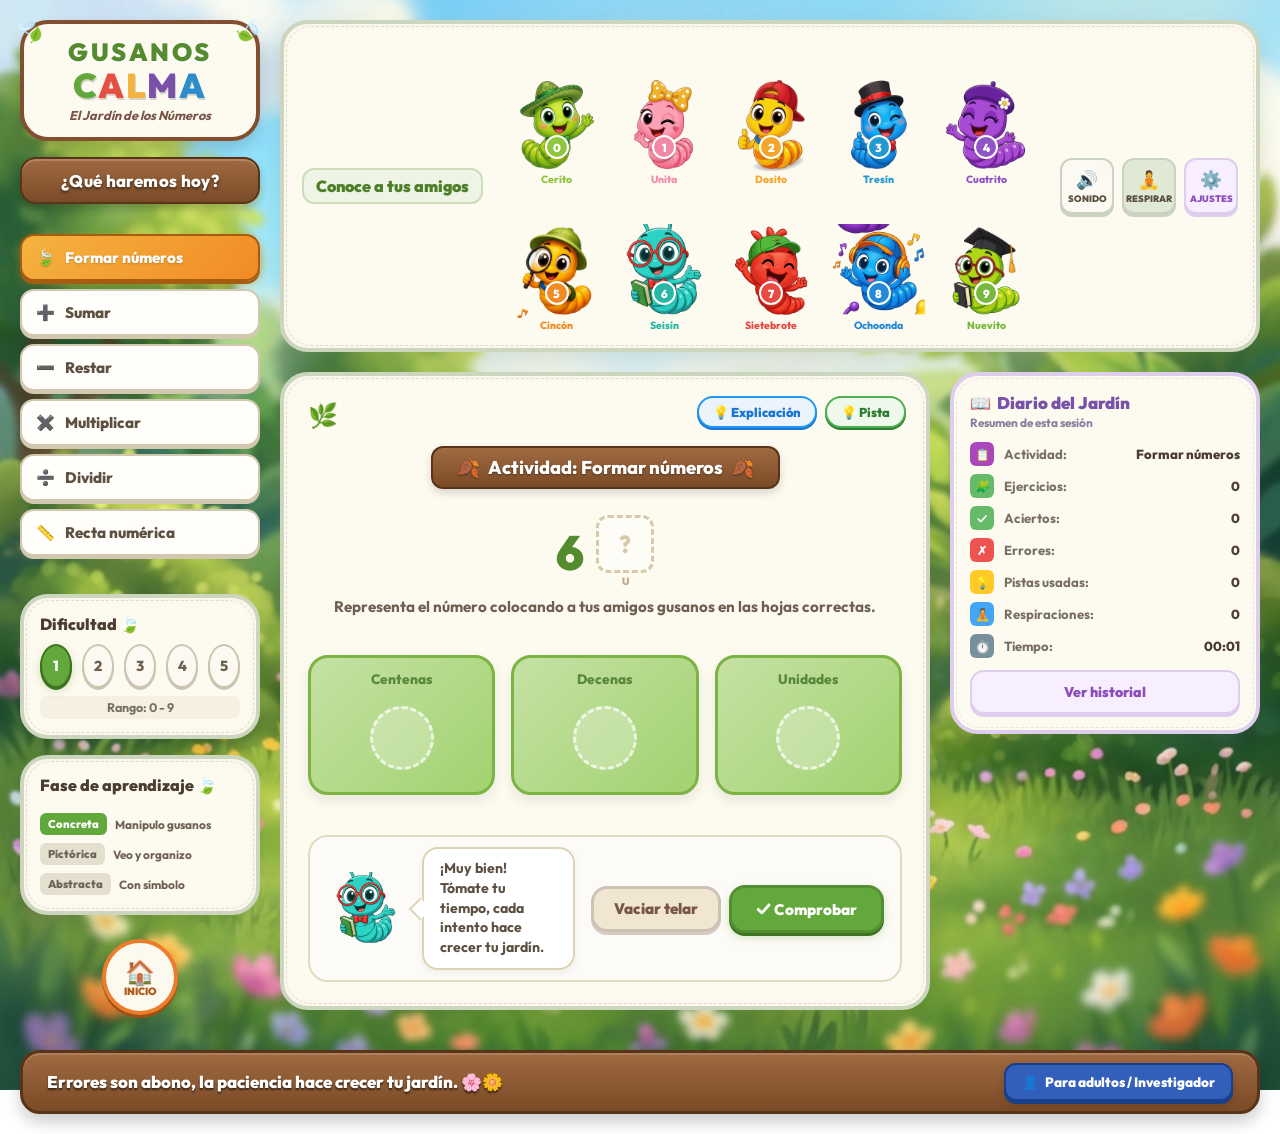
<file: index.html>
<!DOCTYPE html>
<html lang="es">
<head>
<meta charset="UTF-8" />
<meta name="viewport" content="width=device-width, initial-scale=1.0" />
<title>Gusanos Calma: El Jardín de los Números</title>
<style>
  [hidden]{display:none !important;}
  :root{
    --bg:#f7f4ea; --card:#fffdf7; --text:#4b4237; --soft:#7d8c69;
    --line:#e8dfcf; --green:#bfd8a8; --sand:#efe7d8; --shadow:rgba(80,64,40,.08);
  }
  *{box-sizing:border-box;}
  body{
    margin:0; font-family:"Segoe UI", Arial, sans-serif; color:var(--text);
    background:
      radial-gradient(circle at top left, rgba(205,230,185,.35), transparent 30%),
      radial-gradient(circle at bottom right, rgba(255,235,190,.4), transparent 25%),
      var(--bg);
    user-select:none; -webkit-user-select:none;
  }
  button{font:inherit;color:inherit;border:none;border-radius:16px;padding:10px 14px;cursor:pointer;background:var(--sand);transition:transform .18s ease;}
  button:hover{transform:translateY(-1px);}
  button:disabled{opacity:.5;cursor:default;transform:none;}
  .app{max-width:1150px;margin:0 auto;padding:22px;}
  header h1{margin:0;font-size:2rem;}
  header p{margin-top:8px;line-height:1.5;max-width:900px;}
  nav{display:flex;flex-wrap:wrap;gap:10px;margin:18px 0 22px;}
  .mode-btn.active{background:var(--green);}
  #breathBtn{background:#dfe9d3;}
  #gameArea{display:grid;grid-template-columns:1.8fr 1fr;gap:18px;align-items:start;}
  @media (max-width:850px){#gameArea{grid-template-columns:1fr;}}
  #taskCard,#sidebar,#wormPad{background:var(--card);border:1px solid rgba(120,100,70,.06);border-radius:26px;padding:20px;box-shadow:0 10px 30px var(--shadow);}
  #taskPrompt{font-size:1.7rem;line-height:1.3;margin-bottom:14px;}
  #visualArea{margin:14px 0;}
  .visual-note{background:#f5f8ef;border-radius:18px;padding:12px;line-height:1.4;}
  .groups,.rows{display:flex;flex-wrap:wrap;gap:10px;align-items:center;}
  .rows{flex-direction:column;align-items:flex-start;}
  .group{background:linear-gradient(145deg,#f7f5df,#edf4e4);border-radius:20px;padding:10px;display:flex;flex-wrap:wrap;gap:2px;max-width:260px;min-height:62px;align-items:center;justify-content:center;border:1px solid #dfe6c9;}
  .groups-equation{display:flex;flex-wrap:wrap;align-items:center;justify-content:center;gap:12px;}
  .worm-token{display:inline-flex;align-items:flex-end;justify-content:center;width:48px;height:48px;overflow:visible;vertical-align:middle;}
  .worm-token img{display:block;max-width:100%;filter:drop-shadow(0 3px 3px rgba(70,70,40,.16));}
  .equal-group{display:flex;align-items:center;gap:8px;background:#f7f2df;border:1px solid #eadbbd;border-radius:18px;padding:7px 10px;}
  .group-label{font-size:.78rem;font-weight:700;color:#6e765d;min-width:52px;}
  .op{font-size:2rem;font-weight:800;padding:0 5px;color:#6f5b48;}
  .place-value{display:grid;grid-template-columns:repeat(3,1fr);gap:10px;margin:12px 0 18px;}
  .leaf{background:#eef4e4;border-radius:20px;min-height:150px;padding:10px;text-align:center;cursor:pointer;transition:background .2s ease;}
  .leaf.hover{background:#e2efd2;outline:3px dashed var(--soft);outline-offset:-6px;}
  .place-label{display:block;font-size:.85rem;opacity:.72;margin-bottom:6px;}
  .leaf-drop{min-height:110px;display:flex;align-items:center;justify-content:center;}
  .empty-slot{width:74px;height:74px;border:3px dashed rgba(125,140,105,.35);border-radius:50%;}
  .placed{cursor:grab;touch-action:none;}
  #controls{display:flex;flex-wrap:wrap;gap:10px;margin-top:10px;}
  #message{min-height:36px;margin-top:16px;font-size:1.05rem;line-height:1.45;}
  #message.good{color:#497a3d;} #message.soft{color:#7c6a58;} #message.hint{color:#7f6c2f;}
  #calmPanel{margin-top:18px;background:#f3eee4;border-radius:22px;padding:16px;}
  #calmPanel p{margin:0 0 12px;line-height:1.45;}
  #calmPanel button{margin:0 8px 8px 0;}
  #sidebar h2,#wormPad h2{margin-top:0;font-size:1.15rem;}
  #stats{display:grid;gap:8px;margin-bottom:14px;}
  #plants,#compostPlants{min-height:54px;border-radius:18px;padding:12px;font-size:1.65rem;line-height:1.65;word-break:break-word;}
  #plants{background:#f1f7e9;margin-bottom:12px;}
  #compostPlants{background:#f5efe4;}
  .plant{display:inline-block;margin:2px;transition:transform 1.2s ease;}
  .plant.bloom{transform:scale(1.12);}
  .small-note{font-size:.92rem;opacity:.75;line-height:1.4;margin-top:12px;}
  #wormPad{margin-top:18px;}
  #worms{display:flex;flex-wrap:wrap;gap:8px;justify-content:center;align-items:flex-end;}
  .worm-btn{background:linear-gradient(160deg,#fffaf0,#f4f8e8);border:2px solid #e7dfc9;border-radius:24px;padding:8px 9px 6px;touch-action:none;min-width:92px;min-height:105px;box-shadow:0 5px 12px rgba(90,70,40,.08);}
  .worm-btn::after{content:attr(data-name);display:block;font-size:.72rem;font-weight:700;color:#655b4d;margin-top:-2px;}
  .worm-btn.selected{outline:4px solid var(--green);background:#f2f8e8;}
  #dragGhost{position:fixed;z-index:200;pointer-events:none;transform:translate(-50%,-62%) rotate(3deg) scale(1.06);filter:drop-shadow(0 12px 16px rgba(0,0,0,.2));}
  .worm-art{display:block;object-fit:contain;transform-origin:50% 85%;animation:idle 3.4s ease-in-out infinite;filter:drop-shadow(0 7px 7px rgba(65,70,35,.15));}
  .worm-art.pop{animation:pop .35s ease, idle 3.4s ease-in-out .35s infinite;}
  .happy .worm-art{animation:happy .9s ease;}
  .sway .worm-art{animation:sway .7s ease;}
  .character-note{margin:0 0 12px;color:#6d6559;line-height:1.45;}
  .companion-panel{margin-top:16px;padding:12px 14px;border-radius:20px;background:linear-gradient(135deg,#f5f2e5,#eef5e6);border:1px solid #dfe4cf;}
  .companion-row{display:flex;flex-wrap:wrap;gap:14px;margin-top:8px;}
  .companion-family{display:flex;align-items:center;gap:8px;min-height:72px;padding:6px 10px;border-radius:16px;background:rgba(255,255,255,.55);}
  .family-title{font-size:.82rem;font-weight:800;color:#65704e;margin-right:2px;}
  .companion{display:inline-flex;align-items:flex-end;justify-content:center;min-width:64px;height:72px;}
  .companion img{display:block;object-fit:contain;filter:drop-shadow(0 4px 5px rgba(65,70,35,.14));}
  @media (max-width:600px){.worm-btn{min-width:78px;min-height:92px}.worm-btn .worm-art{max-width:72px!important}.groups-equation{gap:5px}.group{max-width:100%;}.worm-token{width:40px;height:44px}.companion-row{flex-direction:column;}.companion-family{justify-content:center;}}
  @keyframes idle{0%,100%{transform:translateY(0) rotate(0deg)}50%{transform:translateY(-3px) rotate(1.5deg)}}
  @keyframes blink{0%,90%,100%{transform:scaleY(1)}94%{transform:scaleY(.15)}}
  @keyframes happy{0%{transform:translateY(0) scale(1)}30%{transform:translateY(-10px) scale(1.06) rotate(-3deg)}60%{transform:translateY(0) scale(.98) rotate(2deg)}100%{transform:translateY(0) scale(1)}}
  @keyframes sway{0%,100%{transform:rotate(0)}25%{transform:rotate(-4deg)}75%{transform:rotate(4deg)}}
  @keyframes pop{0%{transform:scale(.5)}70%{transform:scale(1.12)}100%{transform:scale(1)}}
  #breathOverlay{position:fixed;inset:0;z-index:100;background:rgba(248,245,236,.98);display:flex;flex-direction:column;align-items:center;justify-content:center;gap:26px;padding:24px;text-align:center;}
  #breathCircle{width:150px;height:150px;border-radius:50%;background:radial-gradient(circle at 30% 25%, #e7f1d8 0%, #b7cf9b 55%, #89a86f 100%);transform:scale(1);box-shadow:0 18px 45px rgba(110,130,85,.18);}
  #breathText{font-size:1.9rem;}

  .pilot-bar{display:flex;flex-wrap:wrap;gap:8px;align-items:center;margin:10px 0 14px;padding:10px 12px;background:#f5f8ef;border-radius:16px;font-size:.92rem;}
  .pilot-bar strong{font-weight:700;}
  .badge-soft{display:inline-block;padding:4px 9px;border-radius:999px;background:#e8f0dc;}
  #progressBox{display:grid;gap:8px;margin:12px 0;}
  .progress-line{height:10px;background:#e8e2d7;border-radius:999px;overflow:hidden;}
  .progress-fill{height:100%;width:0;background:#9fba83;border-radius:999px;transition:width .35s ease;}
  .mini-grid{display:grid;grid-template-columns:1fr 1fr;gap:8px;}
  .metric-card{background:#f7f4ea;border-radius:14px;padding:9px;}
  .metric-card strong{display:block;font-size:1.1rem;}
  #adultPanel{position:fixed;inset:0;z-index:150;background:rgba(55,48,38,.45);display:flex;align-items:center;justify-content:center;padding:18px;}
  #adultCard{width:min(680px,100%);max-height:90vh;overflow:auto;background:#fffdf7;border-radius:24px;padding:22px;box-shadow:0 25px 80px rgba(0,0,0,.2);}
  #adultCard label{display:block;font-weight:600;margin:12px 0 6px;}
  #adultCard input,#adultCard select{width:100%;padding:11px;border:1px solid var(--line);border-radius:12px;background:white;font:inherit;}
  .adult-actions{display:flex;flex-wrap:wrap;gap:8px;margin-top:16px;}
  .log-note{font-size:.85rem;line-height:1.4;opacity:.75;}
  .stage-badge{display:inline-block;margin-bottom:8px;padding:5px 10px;border-radius:999px;background:#eef4e4;font-size:.86rem;}
  .concept-note{background:#fff8e8;border-radius:14px;padding:10px;margin-top:10px;font-size:.9rem;line-height:1.4;}
  @media (max-width:600px){.app{padding:12px;} header h1{font-size:1.65rem;} #taskPrompt{font-size:1.45rem;} .leaf{min-height:130px;} .mini-grid{grid-template-columns:1fr 1fr;}}
</style>
<style>
/* ======== REDISEÑO VISUAL V4 · JARDÍN ILUSTRADO ======== */
:root{
  --forest:#275b2b; --leaf:#5e9f38; --leaf2:#8fbd55; --cream:#fffdf5;
  --panel:#fffdf8; --panel2:#f4f8e9; --gold:#f4b33f; --ink:#40372f;
  --purple:#7752a8; --orange:#f28b24; --red:#e65043; --blue:#2c8dcc;
}
html{background:#aee5f6;}
body{
  min-height:100vh;
  color:var(--ink);
}
.app{
  max-width:1480px;
  padding:18px 22px 28px;
  display:grid;
  grid-template-columns:220px minmax(0,1fr);
  grid-template-areas:
    "header header"
    "roster roster"
    "nav game";
  gap:16px;
}
.app>header{grid-area:header;position:relative;background:linear-gradient(135deg,#fffdf7,#f3f7e9);border:2px solid rgba(91,128,61,.16);border-radius:28px;padding:18px 22px;box-shadow:0 14px 36px rgba(64,80,40,.13)}
header h1{font-size:2.35rem;letter-spacing:-.03em;color:#285c2d;text-shadow:0 2px #fff}
header h1:first-letter{font-size:1.15em}
header p{max-width:1000px;margin:5px 0 10px;color:#5f564c}
.pilot-bar{margin:8px 0 0;background:rgba(232,242,217,.72);border:1px solid #d7e3c6}
.pilot-bar #adultBtn{margin-left:auto;background:#315fba;color:#fff;border-radius:999px;font-weight:700}
.app>nav{
  grid-area:nav;display:flex;flex-direction:column;align-self:start;gap:8px;
  margin:0;padding:12px;background:linear-gradient(180deg,#f8f2df,#eef4e5);
  border:2px solid #e0d5b9;border-radius:24px;box-shadow:0 12px 28px rgba(73,69,44,.12);
  position:sticky;top:12px;
}
.app>nav:before{content:"🌱  ¿Qué haremos hoy?";display:block;color:#fff;font-size:1.08rem;font-weight:900;background:#4e7f35;border-radius:16px;padding:10px 12px;text-align:center;margin-bottom:3px}
.app>nav .mode-btn{width:100%;text-align:left;background:#fffdf7;border:1px solid #e0d7c4;border-radius:14px;padding:11px 12px;font-weight:750;box-shadow:0 2px 6px rgba(70,60,40,.05)}
.app>nav .mode-btn:before{margin-right:9px;font-size:1.1em}
.app>nav .mode-btn[data-mode="numeros"]:before{content:"🔢"}.app>nav .mode-btn[data-mode="suma"]:before{content:"➕"}.app>nav .mode-btn[data-mode="resta"]:before{content:"➖"}.app>nav .mode-btn[data-mode="multiplica"]:before{content:"✖️"}.app>nav .mode-btn[data-mode="divide"]:before{content:"➗"}.app>nav .mode-btn[data-mode="escribe"]:before{content:"✍️"}
.app>nav .mode-btn.active{background:linear-gradient(135deg,#ffbd35,#ef8d0e);color:#fff;border-color:#dc870d;box-shadow:0 5px 12px rgba(220,135,13,.25)}
.app>nav #breathBtn,.app>nav #muteBtn{width:100%;border-radius:14px;background:#e8f1dc;font-weight:700}
#gameArea{
  grid-area:game;display:grid;grid-template-columns:minmax(0,1fr) 300px;gap:16px;align-items:start;
}
#taskCard,#sidebar,#wormPad{border-radius:28px;box-shadow:0 14px 34px rgba(66,73,42,.12);border:2px solid rgba(115,136,77,.14)}
#taskCard{background:linear-gradient(145deg,#fffdf8,#f9f5e9);padding:22px}
#taskCard:before{content:"🌿";float:right;font-size:1.5rem}
#stageBadge{background:#e5f2d9;color:#38662e;font-weight:800}
#taskPrompt{font-size:2rem;color:#3f382f;font-weight:850}
#visualArea{background:linear-gradient(180deg,#edf5dc,#f9f6e7);border:1px solid #dbe4c8;border-radius:22px;padding:14px}
.groups,.rows{gap:12px}
.group{background:transparent;border:0;padding:5px;box-shadow:none}
.worm-token{width:54px;height:58px}
.worm-token img{filter:drop-shadow(0 5px 4px rgba(50,70,30,.16))}
.op{font-size:2.5rem;color:#604a35}
.concept-note{background:#fff6df;border:1px solid #ead8a8}
.leaf{background:linear-gradient(145deg,#dfeec9,#eef6df);border:2px solid #c4d8a5;box-shadow:inset 0 2px 0 rgba(255,255,255,.65)}
.leaf.hover{background:#d5ebba;outline:3px dashed #6fa44c}
#controls button{border-radius:16px;font-weight:800}
#check{background:#62a83b;color:#fff;padding-left:24px;padding-right:24px}
#check:before{content:"✓ ";font-size:1.15em}
#continueBtn{background:#dfeefb}
#calmPanel{background:#fff3dc;border:1px solid #efd5a0}
#sidebar{background:linear-gradient(180deg,#fffdf6,#f1f6e7);padding:18px}
#sidebar h2{color:#3e7235;font-size:1.35rem}
.metric-card{background:#f5f2e8;border:1px solid #e3dbc9}
.progress-line{height:12px;background:#e5e0d3}.progress-fill{background:linear-gradient(90deg,#76b84d,#a5c95d)}
#plants,#compostPlants{background:#eef5e4;border-radius:18px;padding:8px}
.app>#wormPad{
  grid-area:roster;background:linear-gradient(180deg,#fffdf8,#f6f7eb);padding:18px 20px 16px;position:relative;overflow:hidden
}
.app>#wormPad:after{content:"🌿";position:absolute;right:20px;top:14px;font-size:2.2rem;opacity:.35}
.roster-heading{display:flex;justify-content:space-between;gap:20px;align-items:flex-end}
.roster-heading h2{margin:3px 0 4px;color:#2e5d2e;font-size:1.35rem}
.eyebrow{display:block;font-size:.72rem;letter-spacing:.12em;font-weight:900;color:#6a8b43}
.roster-tip{background:#f3eddc;border:1px solid #e4d7b8;border-radius:999px;padding:8px 12px;font-size:.78rem;font-weight:750;white-space:nowrap}
.character-note{margin:0;color:#655d54}
#worms{display:flex;justify-content:space-around;align-items:flex-end;gap:10px;padding:8px 6px 4px}
.worm-btn{
  position:relative;display:flex;flex-direction:column;align-items:center;justify-content:flex-end;
  background:transparent!important;border:0!important;border-radius:0!important;box-shadow:none!important;
  min-width:100px;min-height:142px;padding:2px 4px 0;overflow:visible;touch-action:none;
}
.worm-btn:before{
  content:attr(data-number);position:absolute;z-index:2;bottom:25px;left:50%;transform:translateX(-50%);
  width:30px;height:30px;border-radius:50%;display:grid;place-items:center;
  background:var(--badge,#5b9d39);color:#fff;font-weight:900;font-size:.92rem;border:3px solid #fffdf8;
  box-shadow:0 3px 8px rgba(50,60,35,.16)
}
.worm-btn:after{content:attr(data-name);display:block;color:#315e32;font-size:.8rem;font-weight:900;margin-top:0}
.worm-btn .worm-art{width:auto!important;max-width:105px;height:104px!important;border-radius:0;filter:drop-shadow(0 8px 6px rgba(55,70,35,.17));transition:transform .22s ease,filter .22s ease}
.worm-btn:hover .worm-art,.worm-btn:focus-visible .worm-art{transform:translateY(-7px) rotate(-2deg) scale(1.07);filter:drop-shadow(0 12px 8px rgba(55,70,35,.23))}
.worm-btn:active .worm-art{transform:translateY(-2px) scale(.96)}
.worm-btn.selected .worm-art{transform:translateY(-8px) scale(1.08);filter:drop-shadow(0 0 0 #fff) drop-shadow(0 0 9px #8fbd55)}
.worm-btn.selected:before{background:#3f8c2d;box-shadow:0 0 0 4px #dff0cb,0 4px 10px rgba(60,90,40,.2)}
.worm-trait{position:absolute;left:50%;bottom:-35px;transform:translateX(-50%) translateY(4px);width:145px;padding:7px 8px;border-radius:12px;background:#fffdf8;border:1px solid #e2d9c7;box-shadow:0 7px 18px rgba(50,50,35,.12);font-size:.7rem;line-height:1.25;color:#5d554a;opacity:0;pointer-events:none;transition:.2s;z-index:10}
.worm-btn:hover .worm-trait,.worm-btn:focus-visible .worm-trait{opacity:1;transform:translateX(-50%) translateY(0)}
.companion-panel{margin-top:12px;padding:12px 16px;border-radius:22px;background:linear-gradient(135deg,#edf4e1,#f8f4e4);border:1px solid #d9e2ca}
.companion-heading{display:flex;align-items:center;justify-content:space-between;gap:10px}
.companion-heading strong{display:block;font-size:1rem;color:#365d32}
.companion-row{display:grid;grid-template-columns:1fr 1fr;gap:14px;margin-top:8px}
.companion-family{display:flex;align-items:center;gap:12px;min-height:112px;padding:4px 10px;border-radius:18px;background:rgba(255,255,255,.45);border:1px solid rgba(209,218,192,.7)}
.family-title{font-size:.9rem;font-weight:900;color:#52713e;min-width:68px}
.companion-items{display:flex;align-items:flex-end;gap:12px}
.companion-chip{display:flex;flex-direction:column;align-items:center;gap:2px;padding:0;background:transparent;border:0;box-shadow:none;min-width:84px}
.companion-chip img{width:auto!important;height:88px!important;max-width:105px;object-fit:contain;border-radius:0!important;filter:drop-shadow(0 6px 5px rgba(55,70,35,.15));transition:.22s}
.companion-chip span{font-size:.72rem;font-weight:900;color:#555047}
.companion-chip:hover img,.companion-chip.is-happy img{transform:translateY(-5px) rotate(-2deg) scale(1.06)}
.companion-family.cien .family-title{color:#2e75a3}
.small-note{color:#736b61}
@media(max-width:1100px){
  .app{grid-template-columns:190px minmax(0,1fr)}
  #gameArea{grid-template-columns:minmax(0,1fr) 260px}
  #worms{gap:2px}.worm-btn{min-width:80px}.worm-btn .worm-art{max-width:88px}
}
@media(max-width:820px){
  .app{display:block;padding:10px}.app>header{margin-bottom:10px}.app>nav{position:static;margin-bottom:10px;display:grid;grid-template-columns:repeat(2,1fr)}
  .app>nav:before{grid-column:1/-1}.app>nav #breathBtn,.app>nav #muteBtn{width:auto}
  #gameArea{grid-template-columns:1fr}.app>#wormPad{margin-bottom:10px}
  #worms{display:grid;grid-template-columns:repeat(5,1fr);gap:2px}.worm-btn{min-width:62px;min-height:118px}.worm-btn .worm-art{height:86px!important}.worm-btn:before{bottom:27px}
  .worm-trait{display:none}.roster-heading{align-items:flex-start;flex-direction:column}.roster-tip{white-space:normal}
  .companion-row{grid-template-columns:1fr}.companion-family{justify-content:center}
}
@media(max-width:520px){
  header h1{font-size:1.7rem}.app>nav{grid-template-columns:1fr 1fr}
  #worms{grid-template-columns:repeat(5,1fr)}.worm-btn .worm-art{height:72px!important}.worm-btn:before{width:25px;height:25px;font-size:.75rem;bottom:26px}
  .worm-btn:after{font-size:.66rem}.companion-items{gap:5px}.companion-chip img{height:72px!important}
}
</style>

<style id="mobile-responsive-v5">
/* ==========================================================
   V5 · RESPONSIVE MÓVIL / TABLET
   Optimizado para 320px–820px, tacto y orientación vertical.
   ========================================================== */
html, body { width:100%; max-width:100%; overflow-x:hidden; }
body { -webkit-tap-highlight-color: transparent; }
button, .worm-btn, .companion-chip, .leaf { touch-action: manipulation; }
button { min-height:44px; }

/* Evita que textos, ecuaciones o imágenes fuerzen el ancho de pantalla */
img, svg, canvas, video { max-width:100%; }
#taskCard, #sidebar, #wormPad, #adultCard, #visualArea,
.place-value, .groups-equation, .groups, .rows, .companion-panel,
.pilot-bar, .companion-family { min-width:0; max-width:100%; }
#taskPrompt, #message, .visual-note, .concept-note, .small-note,
.character-note, .roster-tip { overflow-wrap:anywhere; }

/* Tablets */
@media (max-width:820px){
  .app{
    width:100%;
    max-width:100%;
    padding:10px;
    gap:10px;
  }
  .app>header{
    padding:14px;
    border-radius:22px;
  }
  header h1{font-size:clamp(1.55rem,6vw,2rem);}
  header p{font-size:.94rem;line-height:1.42;margin-bottom:8px;}
  .pilot-bar{
    display:grid;
    grid-template-columns:1fr auto;
    gap:7px;
    align-items:center;
    padding:9px;
  }
  .pilot-bar #adultBtn{grid-column:1/-1;width:100%;margin:0;}

  .app>nav{
    position:static;
    width:100%;
    display:grid;
    grid-template-columns:repeat(2,minmax(0,1fr));
    gap:7px;
    padding:9px;
    border-radius:20px;
  }
  .app>nav:before{grid-column:1/-1;font-size:.95rem;padding:8px 10px;}
  .app>nav .mode-btn,
  .app>nav #breathBtn,
  .app>nav #muteBtn{
    width:100%;
    min-width:0;
    min-height:46px;
    padding:10px 8px;
    font-size:.9rem;
    text-align:center;
    white-space:normal;
  }
  .app>nav .mode-btn:before{margin-right:4px;}

  #gameArea{
    display:flex;
    flex-direction:column;
    width:100%;
    gap:10px;
  }
  #taskCard, #sidebar, #wormPad{
    width:100%;
    padding:14px;
    border-radius:22px;
  }

  #stageBadge{font-size:.78rem;}
  #taskPrompt{
    font-size:clamp(1.25rem,6vw,1.65rem);
    margin-bottom:10px;
  }
  #visualArea{padding:10px;margin:10px 0;}
  .visual-note{font-size:.9rem;padding:10px;}
  .op{font-size:clamp(1.7rem,8vw,2.2rem);padding:0 2px;}

  /* Telar de centenas/decenas/unidades: tres columnas compactas */
  .place-value{
    grid-template-columns:repeat(3,minmax(0,1fr));
    gap:6px;
    margin:8px 0 12px;
  }
  .leaf{
    min-width:0;
    min-height:108px;
    padding:7px 4px;
    border-radius:16px;
  }
  .place-label{font-size:.72rem;}
  .leaf-drop{min-height:82px;}
  .empty-slot{width:54px;height:54px;max-width:70%;}

  #controls{
    display:grid;
    grid-template-columns:1fr 1fr;
    gap:7px;
  }
  #controls button{width:100%;min-height:48px;padding:9px 7px;font-size:.9rem;}
  #check{grid-column:1/-1;}

  #calmPanel{padding:12px;margin-top:12px;}
  #calmPanel button{width:100%;margin:0 0 7px;}

  /* Panel de métricas */
  #sidebar h2{font-size:1.15rem;}
  #stats{grid-template-columns:repeat(2,minmax(0,1fr));}
  .metric-card{min-width:0;padding:8px;font-size:.82rem;}
  .metric-card strong{font-size:1rem;}
  .mini-grid{grid-template-columns:1fr 1fr;}

  /* Personajes: 5 + 5, sin marcos rectangulares */
  #wormPad{margin-top:0;}
  .roster-heading{gap:8px;}
  .roster-heading h2{font-size:1.15rem;}
  .eyebrow{font-size:.65rem;}
  .character-note{font-size:.82rem;line-height:1.35;}
  .roster-tip{font-size:.75rem;width:100%;text-align:center;padding:7px 9px;}
  #worms{
    width:100%;
    display:grid;
    grid-template-columns:repeat(5,minmax(0,1fr));
    gap:2px;
    padding:6px 0 2px;
  }
  .worm-btn{
    min-width:0;
    width:100%;
    min-height:105px;
    padding:2px 0 0;
  }
  .worm-btn .worm-art{
    width:auto!important;
    height:auto!important;
    max-width:72px!important;
    max-height:76px!important;
  }
  .worm-btn:before{
    width:24px;height:24px;
    font-size:.7rem;
    bottom:22px;
    border-width:2px;
  }
  .worm-btn:after{font-size:.62rem;line-height:1.05;}
  .worm-trait{display:none!important;}

  /* Compañeros: una familia por fila y personajes centrados */
  .companion-panel{padding:10px;margin-top:9px;}
  .companion-heading{align-items:flex-start;flex-direction:column;gap:3px;}
  .companion-heading strong{font-size:.9rem;}
  .companion-heading .small-note{font-size:.75rem;margin:0;}
  .companion-row{grid-template-columns:1fr;gap:8px;}
  .companion-family{
    min-height:88px;
    justify-content:center;
    padding:5px 7px;
    gap:7px;
  }
  .family-title{font-size:.76rem;min-width:58px;}
  .companion-items{gap:4px;}
  .companion-chip{min-width:66px;}
  .companion-chip img{height:68px!important;max-width:82px;}
  .companion-chip span{font-size:.64rem;}

  /* Modal de adulto usable con teclado y pulgar */
  #adultPanel{padding:8px;align-items:flex-start;overflow:auto;}
  #adultCard{
    width:100%;
    max-width:680px;
    max-height:none;
    margin:8px auto;
    padding:16px;
    border-radius:20px;
  }
  #adultCard input,#adultCard select{min-height:46px;font-size:16px;}
  .adult-actions{display:grid;grid-template-columns:1fr;gap:7px;}
  .adult-actions button{width:100%;min-height:46px;}

  /* Respiración */
  #breathOverlay{padding:18px;gap:18px;}
  #breathCircle{width:min(42vw,150px);height:min(42vw,150px);}
  #breathText{font-size:clamp(1.4rem,7vw,1.9rem);}
}

/* Teléfonos pequeños */
@media (max-width:430px){
  .app{padding:7px;}
  .app>header{padding:12px;border-radius:19px;}
  header p{font-size:.88rem;}
  .pilot-bar{grid-template-columns:1fr;}
  .pilot-bar .badge-soft{justify-self:start;}

  .app>nav{grid-template-columns:1fr 1fr;padding:7px;border-radius:18px;}
  .app>nav:before{font-size:.88rem;}
  .app>nav .mode-btn,
  .app>nav #breathBtn,
  .app>nav #muteBtn{font-size:.82rem;padding:9px 5px;min-height:44px;}

  #taskCard,#sidebar,#wormPad{padding:11px;border-radius:19px;}
  #taskPrompt{font-size:1.22rem;}
  #visualArea{padding:8px;}
  .place-value{gap:4px;}
  .leaf{min-height:98px;padding:5px 2px;}
  .leaf-drop{min-height:70px;}
  .empty-slot{width:46px;height:46px;}
  .worm-token{width:34px;height:38px;}
  .group{min-height:50px;padding:4px;}
  .groups-equation{gap:3px;}
  #controls{grid-template-columns:1fr;}
  #check{grid-column:auto;}

  #worms{grid-template-columns:repeat(5,minmax(0,1fr));}
  .worm-btn{min-height:91px;}
  .worm-btn .worm-art{max-width:58px!important;max-height:62px!important;}
  .worm-btn:before{width:21px;height:21px;font-size:.62rem;bottom:19px;}
  .worm-btn:after{font-size:.55rem;}

  .companion-family{min-height:78px;}
  .companion-chip img{height:58px!important;max-width:70px;}
  .companion-chip span{font-size:.58rem;}

  #stats{grid-template-columns:1fr 1fr;}
  .mini-grid{grid-template-columns:1fr;}
}

/* Teléfonos muy estrechos: 4 columnas mejora el tamaño de los personajes */
@media (max-width:340px){
  #worms{grid-template-columns:repeat(4,minmax(0,1fr));row-gap:4px;}
  .worm-btn .worm-art{max-width:64px!important;max-height:68px!important;}
  .worm-btn{min-height:96px;}
  .worm-btn:after{font-size:.58rem;}
  .place-value{grid-template-columns:1fr;}
  .leaf{min-height:82px;}
  .leaf-drop{min-height:58px;}
  .empty-slot{width:42px;height:42px;}
}

/* Orientación horizontal en móviles: aprovecha el ancho sin crear scroll */
@media (max-width:820px) and (orientation:landscape){
  .app>header{padding:10px 14px;}
  header p{max-width:none;margin:4px 0 7px;}
  .app>nav{grid-template-columns:repeat(4,minmax(0,1fr));}
  .app>nav:before{grid-column:1/-1;}
  #gameArea{flex-direction:row;align-items:flex-start;}
  #taskCard{flex:1 1 auto;min-width:0;}
  #sidebar{flex:0 0 230px;}
  #worms{grid-template-columns:repeat(10,minmax(0,1fr));}
  .worm-btn{min-height:90px;}
  .worm-btn .worm-art{max-height:60px!important;}
  .companion-row{grid-template-columns:1fr 1fr;}
}

/* Dispositivos táctiles: estados claros sin depender de hover */
@media (hover:none){
  .worm-btn:hover .worm-art{transform:none;filter:drop-shadow(0 8px 6px rgba(55,70,35,.17));}
  .companion-chip:hover img{transform:none;}
  button:hover{transform:none;}
}
</style>
<link rel="stylesheet" href="assets/ui/garden-v6.css?v=6.1">
</head>
<body>
<main class="app">
  <!-- 1. LEFT SIDEBAR -->
  <aside id="left-sidebar">
    <!-- Logotipo Madera -->
    <div id="logo-wood" class="logo-card">
      <div class="logo-title-gusanos">GUSANOS</div>
      <div class="logo-title-calma">
        <span style="color:#62a83b;">C</span><span style="color:#e65043;">A</span><span style="color:#f4b33f;">L</span><span style="color:#7752a8;">M</span><span style="color:#2c8dcc;">A</span>
      </div>
      <div class="logo-subtitle">El Jardín de los Números</div>
      <div class="decor-leaf tl">🍃</div>
      <div class="decor-leaf tr">🍃</div>
    </div>

    <!-- Menú Actividades -->
    <div class="menu-header">¿Qué haremos hoy?</div>
    <nav id="sidebar-nav">
      <button class="mode-btn active" data-mode="numeros">Formar números</button>
      <button class="mode-btn" data-mode="suma">Sumar</button>
      <button class="mode-btn" data-mode="resta">Restar</button>
      <button class="mode-btn" data-mode="multiplica">Multiplicar</button>
      <button class="mode-btn" data-mode="divide">Dividir</button>
      <button class="mode-btn" data-mode="recta">Recta numérica</button>
      <button class="mode-btn" data-mode="escribe" style="display:none;">Escribe y forma</button>
    </nav>

    <!-- Selector de Dificultad -->
    <div class="difficulty-panel card">
      <div class="panel-title-leaf">Dificultad 🍃</div>
      <div class="difficulty-circles">
        <button type="button" class="diff-circle" data-level="1">1</button>
        <button type="button" class="diff-circle active" data-level="2">2</button>
        <button type="button" class="diff-circle" data-level="3">3</button>
        <button type="button" class="diff-circle" data-level="4">4</button>
        <button type="button" class="diff-circle" data-level="5">5</button>
      </div>
      <div class="difficulty-range" id="difficultyRangeLabel">Rango: 0 - 20</div>
    </div>

    <!-- Selector de Fase de Aprendizaje -->
    <div class="learning-phase-panel card">
      <div class="panel-title-leaf">Fase de aprendizaje 🍃</div>
      <div class="phase-item" data-phase="concreta">
        <span class="phase-badge active">Concreta</span>
        <span class="phase-text">Manipulo gusanos</span>
      </div>
      <div class="phase-item" data-phase="pictorica">
        <span class="phase-badge">Pictórica</span>
        <span class="phase-text">Veo y organizo</span>
      </div>
      <div class="phase-item" data-phase="abstracta">
        <span class="phase-badge">Abstracta</span>
        <span class="phase-text">Con símbolo</span>
      </div>
    </div>

    <!-- Botón Inicio -->
    <button id="homeBtn" class="home-circle-btn" type="button" onclick="location.reload();">
      <span class="home-icon">🏠</span>
      <span class="home-text">Inicio</span>
    </button>
  </aside>

  <!-- 2. TOP PANEL (ROSTER) -->
  <section id="top-roster-panel" class="card">
    <div class="roster-bubble-header">Conoce a tus amigos</div>
    <div id="worms" aria-label="Personajes del jardín"></div>
    <div class="top-controls">
      <button id="muteBtn" class="top-btn" aria-label="Sonido">🔊<span>Sonido</span></button>
      <button id="breathBtn" class="top-btn">🧘<span>Respirar</span></button>
      <button id="settingsBtn" class="top-btn purple-btn">⚙️<span>Ajustes</span></button>
    </div>
  </section>

  <!-- 3. CENTRAL WORKSPACE -->
  <section id="taskCard" class="card">
    <div class="activity-wooden-header">
      <span id="activityTitleText">Actividad: Resta</span>
    </div>
    
    <div class="workspace-header-buttons">
      <button id="explainBtn" class="explain-btn">💡 Explicación</button>
      <button id="hintBtn" class="hint-btn">💡 Pista <span id="hintBadge" class="hint-badge" style="display:none;">0</span></button>
    </div>

    <!-- Equation area -->
    <div class="equation-container">
      <div id="equationText" class="equation-row">
        <!-- Will be populated dynamically by JS: e.g. 6 - 2 = [?] -->
      </div>
      <div id="taskPrompt" style="display:none;"></div> <!-- Keep hidden internally -->
      <div id="taskInstructions" class="task-instructions">Quita 2 gusanos del grupo de 6. Arrastra 2 gusanos a la compostera.</div>
    </div>

    <!-- Interactive area -->
    <div id="interactiveArea">
      <!-- 3.1. Place-value telar (For numbers/free mode) -->
      <div class="place-value" id="placeValueTelar">
        <div class="leaf" data-slot="h"><span class="place-label">Centenas</span><div class="leaf-drop"></div></div>
        <div class="leaf" data-slot="t"><span class="place-label">Decenas</span><div class="leaf-drop"></div></div>
        <div class="leaf" data-slot="u"><span class="place-label">Unidades</span><div class="leaf-drop"></div></div>
      </div>

      <!-- 3.3. Recta Numérica operations area -->
      <div id="rectaNumericaArea" style="display:none; width:100%;">
        <!-- Dynamic content for Recta Numérica activities will be populated here -->
      </div>

      <!-- 3.2. Concrete operations area (For Sum/Resta/etc.) -->
      <div id="concreteOpsArea" style="display:none;">
        <div class="concrete-workspace-grid">
          <!-- Leaf container on the left -->
          <div class="concrete-leaf-container">
            <div class="concrete-leaf-graphic">
              <!-- Background leaf shape in CSS -->
              <div id="concreteLeafWorms" class="concrete-leaf-worms">
                <!-- Draggable plain worms -->
              </div>
            </div>
          </div>
          <!-- Arrow pointing to right -->
          <div class="concrete-arrow-container">
            <svg class="green-arrow-svg" viewBox="0 0 100 50">
              <path d="M10 40 Q50 10 90 25" fill="none" stroke="#2e7532" stroke-width="6" stroke-linecap="round" />
              <polygon points="90,25 80,18 82,30" fill="#2e7532" />
            </svg>
          </div>
          <!-- Compostera on the right -->
          <div class="concrete-compostera-container">
            <div class="concrete-compostera-barrel">
              <div id="composteraSlots" class="compostera-slots">
                <!-- Dashed slots -->
              </div>
              <div class="compostera-label">
                <strong>Compostera</strong>
                <span>Mis errores me ayudan a crecer 🍃</span>
              </div>
            </div>
          </div>
        </div>
      </div>
    </div>

    <!-- Speech bubble character at bottom left -->
    <div class="workspace-feedback-row">
      <div class="feedback-character-avatar">
        <img id="feedbackAvatar" src="assets/characters/cuatrito.png" alt="Personaje">
      </div>
      <div class="feedback-speech-bubble">
        <p id="messageText">¡Muy bien! Tómate tu tiempo, cada intento hace crecer tu jardín.</p>
      </div>
      <!-- Right actions -->
      <div class="feedback-actions">
        <button id="clear" class="btn-clear">Vaciar telar</button>
        <button id="calmTry" class="btn-retry" style="display:none;">Intentar otra vez</button>
        <button id="continueBtn" class="btn-continue" hidden>Continuar con calma</button>
        <button id="check" class="btn-check">Comprobar</button>
      </div>
    </div>

    <!-- Hidden native elements to keep standard code running -->
    <div id="visualArea" style="display:none;"></div>
    <div id="stageBadge" style="display:none;"></div>
    <div id="difficultyLabel" style="display:none;"></div>
    <div id="sessionLabel" style="display:none;"></div>
    <div id="message" style="display:none;"></div>
    <div id="calmPanel" style="display:none;">
      <button id="calmBreath" style="display:none;"></button>
      <button id="calmHint" style="display:none;"></button>
      <button id="calmTry" style="display:none;"></button>
    </div>
  </section>

  <!-- 4. RIGHT SIDEBAR -->
  <aside id="right-sidebar">
    <!-- Mi Jardín -->
    <div class="garden-panel card" style="display:none;">
      <div class="panel-title-leaf">Mi Jardín 🍃</div>
      <div class="garden-pot-display">
        <!-- Garden beds and pots visually matching the photo -->
        <div class="garden-pot">
          <div class="garden-flower">
            <span id="seedsFlowerCount" class="flower-center-number">18</span>
          </div>
        </div>
      </div>
      <div class="garden-info-row">
        <span>Semillas</span>
        <span class="seeds-count-badge">🌱 <span id="seedsCountValue">18</span></span>
      </div>
      <button id="viewGardenBtn" class="garden-action-btn">Ver jardín</button>
      
      <!-- Tiny plants and compost list from standard code (for compatibility, hidden or small) -->
      <div id="plants" style="display:none;"></div>
      <div id="compostPlants" style="display:none;"></div>
    </div>

    <!-- Diario del Jardín -->
    <div class="diary-panel card">
      <div class="diary-header">
        <span class="diary-icon">📖</span> Diario del Jardín
      </div>
      <div class="diary-subheader">Resumen de esta sesión</div>
      
      <div class="diary-stats-list">
        <div class="diary-stat-item">
          <span class="stat-icon purple-bg">📋</span>
          <span class="stat-label">Actividad:</span>
          <strong id="statActivity" class="stat-value">Restar</strong>
        </div>
        <div class="diary-stat-item">
          <span class="stat-icon green-bg">🧩</span>
          <span class="stat-label">Ejercicios:</span>
          <strong id="statExercises" class="stat-value">6</strong>
        </div>
        <div class="diary-stat-item">
          <span class="stat-icon green-bg">✓</span>
          <span class="stat-label">Aciertos:</span>
          <strong id="statCorrect" class="stat-value">4</strong>
        </div>
        <div class="diary-stat-item">
          <span class="stat-icon red-bg">✗</span>
          <span class="stat-label">Errores:</span>
          <strong id="statErrors" class="stat-value">2</strong>
        </div>
        <div class="diary-stat-item">
          <span class="stat-icon yellow-bg">💡</span>
          <span class="stat-label">Pistas usadas:</span>
          <strong id="statHints" class="stat-value">2</strong>
        </div>
        <div class="diary-stat-item">
          <span class="stat-icon blue-bg">🧘</span>
          <span class="stat-label">Respiraciones:</span>
          <strong id="statBreaths" class="stat-value">1</strong>
        </div>
        <div class="diary-stat-item">
          <span class="stat-icon clock-bg">⏱️</span>
          <span class="stat-label">Tiempo:</span>
          <strong id="statTime" class="stat-value">03:25</strong>
        </div>
      </div>
      
      <button id="viewHistoryBtn" class="diary-action-btn">Ver historial</button>
      <div id="stats" style="display:none;"></div>
      <div id="progressBox" style="display:none;">
        <div id="masteryFill" style="display:none;"></div>
        <div id="masteryText" style="display:none;"></div>
        <div id="firstTryMetric" style="display:none;"></div>
        <div id="retryMetric" style="display:none;"></div>
      </div>
      <div id="diaryBox" style="display:none;"></div>
    </div>
  </aside>

  <!-- Hidden native container for compatibility -->
  <div id="companions" style="display:none;"></div>

  <!-- 6. BOTTOM WOODEN BAR -->
  <footer id="bottom-wood-banner">
    <div class="banner-wood-plate">
      <span>Errores son abono, la paciencia hace crecer tu jardín. 🌸🌼</span>
    </div>
    <button id="adultBtn" class="adult-investigator-btn" type="button">
      <span class="btn-user-icon">👤</span> Para adultos / Investigador
    </button>
  </footer>
</main>

<div id="adultPanel" hidden>
  <div id="adultCard">
    <h2>Registro para validación educativa</h2>
    <p>Este registro está pensado para el piloto. No introduzcas nombres completos ni datos sensibles. El código del participante puede ser un identificador anónimo, por ejemplo <strong>P01</strong>.</p>
    <label for="participantCode">Código anónimo</label>
    <input id="participantCode" maxlength="20" placeholder="Ej.: P01">
    <label for="ageBand">Edad</label>
    <select id="ageBand"><option value="5-6">5–6 años</option><option value="7-8">7–8 años</option><option value="9">9 años</option></select>
    <label for="sessionType">Tipo de sesión</label>
    <select id="sessionType"><option value="pilot">Piloto / práctica</option><option value="pretest">Pretest</option><option value="posttest">Postest</option></select>
    <p class="log-note">Los datos se guardan localmente en este navegador. No se envían a Internet. Puedes exportarlos al finalizar una sesión.</p>
    <div class="adult-actions">
      <button id="startSession">Iniciar sesión</button>
      <button id="exportSession">Exportar sesión JSON</button>
      <button id="exportCSV">Exportar eventos CSV</button>
      <button id="closeAdult">Cerrar</button>
      <button id="clearPilotData">Borrar datos locales</button>
    </div>
    <div id="adultSummary" class="concept-note"></div>
  </div>
</div>

<!-- Garden Modal Overlay -->
<div id="gardenModal" class="adult-panel-overlay" hidden>
  <div class="garden-modal-card">
    <h2 style="margin-top:0; color:#2e7d32; font-family:'Outfit', sans-serif; font-weight:900;">🌿 Mi Jardín de Flores y Hojas 🍂</h2>
    <p style="color:#5c5040; font-weight:700;">Cada acierto planta una flor, cada error alimenta la compostera.</p>
    <div class="garden-modal-content">
      <div class="garden-modal-section">
        <h3 style="color:#388e3c; margin-top:0; font-weight:800;">Flores Cultivadas 🌼</h3>
        <div id="modalPlants" class="modal-garden-grid"></div>
      </div>
      <div class="garden-modal-section">
        <h3 style="color:#a1887f; margin-top:0; font-weight:800;">Hojas de Abono 🍂</h3>
        <div id="modalCompost" class="modal-garden-grid"></div>
      </div>
    </div>
    <button id="closeGardenModal" class="btn-close-modal" type="button">Volver al juego</button>
  </div>
</div>

<div id="dragGhost" hidden></div>
<div id="breathOverlay" hidden>
  <div id="breathCircle"></div>
  <div id="breathText">Inhala</div>
  <button id="closeBreath">Volver al jardín</button>
</div>

<script>
/* ================= DATOS DE LOS GUSANOS ================= */
const cacheBust = "?v=" + Date.now();
const IMG_WORMS = [
  "assets/characters/cerito.png" + cacheBust,
  "assets/characters/unita.png" + cacheBust,
  "assets/characters/dosito.png" + cacheBust,
  "assets/characters/tresin.png" + cacheBust,
  "assets/characters/cuatrito.png" + cacheBust,
  "assets/characters/cincon.png" + cacheBust,
  "assets/characters/seisin.png" + cacheBust,
  "assets/characters/sietebrote.png" + cacheBust,
  "assets/characters/ochoonda.png" + cacheBust,
  "assets/characters/nuevito.png" + cacheBust
];

const IMG_COMPANIONS = {
  mili: "assets/companions/mili.png" + cacheBust,
  milo: "assets/companions/milo.png" + cacheBust,
  mina: "assets/companions/mina.png" + cacheBust,
  cienon: "assets/companions/cielo.png" + cacheBust,
  cielo: "assets/companions/cielo.png" + cacheBust,
  cienita: "assets/companions/cienita.png" + cacheBust
};

const WORMS = [
  {n:0,name:"Cerito", color:"#8FC63F",dark:"#4E7E2B",size:.92,type:"clásico",accessory:"sombrero",img:IMG_WORMS[0]},
  {n:1,name:"Unita", color:"#F28AA7",dark:"#B84D72",size:.88,type:"clásico",accessory:"moño",img:IMG_WORMS[1]},
  {n:2,name:"Dosito", color:"#F4A62A",dark:"#B9680D",size:.96,type:"clásico",accessory:"gorra",img:IMG_WORMS[2]},
  {n:3,name:"Tresín", color:"#2498D0",dark:"#155D86",size:.90,type:"clásico",accessory:"sombrero de copa",img:IMG_WORMS[3]},
  {n:4,name:"Cuatrito", color:"#8E55C7",dark:"#5A3186",size:1.00,type:"clásico",accessory:"boina",img:IMG_WORMS[4]},
  {n:5,name:"Cincón", color:"#F28B24",dark:"#A9560E",size:.94,type:"clásico",accessory:"sombrero explorador",img:IMG_WORMS[5]},
  {n:6,name:"Seisín", color:"#28B7A5",dark:"#197166",size:1.04,type:"clásico",accessory:"lentes",img:IMG_WORMS[6]},
  {n:7,name:"Sietebrote", color:"#E84B43",dark:"#9F2F2A",size:1.02,type:"clásico",accessory:"gorra",img:IMG_WORMS[7]},
  {n:8,name:"Ochoonda", color:"#2589D8",dark:"#175A92",size:1.08,type:"clásico",accessory:"audífonos",img:IMG_WORMS[8]},
  {n:9,name:"Nuevito", color:"#78B83E",dark:"#477B22",size:1.00,type:"clásico",accessory:"birrete y lentes",img:IMG_WORMS[9]}
];

const COMPANIONS = {
  mili:{name:"Mili",type:"milpiés",img:IMG_COMPANIONS.mili},
  milo:{name:"Milo",type:"milpiés",img:IMG_COMPANIONS.milo},
  mina:{name:"Mina",type:"milpiés",img:IMG_COMPANIONS.mina},
  cienon:{name:"Cienón",type:"ciempiés",img:IMG_COMPANIONS.cienon},
  cielo:{name:"Cielo",type:"ciempiés",img:IMG_COMPANIONS.cielo},
  cienita:{name:"Cienita",type:"ciempiés",img:IMG_COMPANIONS.cienita}
};

function wormSVG(w, px, pop){
  const size = Math.max(48, Math.round(px * (w.size||1)));
  return '<img class="worm-art'+(pop?' pop':'')+'" src="'+w.img+'" alt="Gusano '+w.n+', '+w.name+'" draggable="false" style="width:'+size+'px;height:auto;animation-delay:'+((w.n*0.37)%3).toFixed(2)+'s" />';
}
function wormToken(px=54){
  return '<span class="worm-token"><img src="'+WORMS[0].img+'" alt="gusano" draggable="false" style="width:'+px+'px;height:auto" /></span>';
}
function companionHTML(c,px=74){
  return '<span class="companion" title="'+c.name+' · '+c.type+'"><img src="'+c.img+'" alt="'+c.name+', '+c.type+'" draggable="false" style="width:'+px+'px;height:auto" /></span>';
}

/* ================= SONIDO (Web Audio, sin archivos) ================= */
let audioCtx = null, audioOn = true;
const NOTES = [392,440,493.88,523.25,587.33,659.25,783.99,880,987.77,1174.66];
function ensureAudio(){ if(!audioCtx){ try{ audioCtx = new (window.AudioContext||window.webkitAudioContext)(); }catch(e){} } if(audioCtx && audioCtx.state==="suspended") audioCtx.resume(); }
function tone(freq, dur, type, vol, when){
  if(!audioOn || !audioCtx) return;
  try{
    const t = audioCtx.currentTime + (when||0);
    const o = audioCtx.createOscillator(), g = audioCtx.createGain();
    o.type = type||"sine"; o.frequency.value = freq;
    g.gain.setValueAtTime(0.0001,t);
    g.gain.linearRampToValueAtTime(vol||0.12, t+0.015);
    g.gain.exponentialRampToValueAtTime(0.0001, t+(dur||0.2));
    o.connect(g); g.connect(audioCtx.destination);
    o.start(t); o.stop(t+(dur||0.2)+0.05);
  }catch(e){}
}
const sndPick   = ()=> tone(600,.08,"sine",.07);
const sndPlace  = d => tone(NOTES[d],.3,"triangle",.12);
const sndSoft   = ()=> tone(300,.12,"sine",.06);
const sndOk     = ()=> { tone(523.25,.5,"sine",.1); tone(659.25,.5,"sine",.1,.13); tone(783.99,.6,"sine",.1,.26); };
const sndNo     = ()=> { tone(196,.25,"triangle",.07); tone(147,.3,"triangle",.05,.08); };
window.addEventListener("pointerdown", ensureAudio, {once:true});

/* ================= ESTADO Y ELEMENTOS ================= */
const state = {
  mode:"numeros", expected:0, a:0, b:0, target:0, solved:false, errors:0,
  seeds:0, compost:0, selected:null, taskStartedAt:0, hints:0, breathCount:0,
  retries:0, taskIndex:0, difficulty:{numeros:1,suma:1,resta:1,multiplica:1,divide:1,escribe:1},
  history:[], session:null
};
const slots = { h:null, t:null, u:null };
const $ = id => document.getElementById(id);
const els = {
  prompt:$('taskPrompt'), visual:$('visualArea'), message:$('message'), calm:$('calmPanel'),
  check:$('check'), continueBtn:$('continueBtn'), clear:$('clear'), plants:$('plants'),
  compost:$('compostPlants'), stats:$('stats'), worms:$('worms'), ghost:$('dragGhost'),
  taskCard:$('taskCard'), breathOverlay:$('breathOverlay'), breathCircle:$('breathCircle'),
  breathText:$('breathText'), stageBadge:$('stageBadge'), difficultyLabel:$('difficultyLabel'),
  sessionLabel:$('sessionLabel'), masteryFill:$('masteryFill'), masteryText:$('masteryText'),
  firstTryMetric:$('firstTryMetric'), retryMetric:$('retryMetric'), diaryBox:$('diaryBox'),
  taskInstructions:$('taskInstructions')
};
const leafEls = Array.from(document.querySelectorAll('.leaf'));
const calmMsgs = ['El número encontró su lugar.','Una semilla quedó plantada.','Bien, con calma.','El jardín observó tu intento.','Paso a paso, el número florece.'];
const wrongMsgs = ['Todavía no está listo.','Los errores también alimentan la compostera.','Mira con calma y vuelve a intentar.','El jardín puede esperar.','Respira si quieres, luego seguimos.'];
const modeNames = {numeros:'Formar números',suma:'Suma',resta:'Resta',multiplica:'Multiplicación',divide:'División',escribe:'Escribe y forma'};
function randInt(min,max){ return Math.floor(Math.random()*(max-min+1))+min; }
function sleep(ms){ return new Promise(r=>setTimeout(r,ms)); }
function setMessage(t,c){
  els.message.textContent=t;
  els.message.className=c||'';
  const textEl = $('messageText');
  if (textEl) {
    textEl.textContent = t || '¡Muy bien! Tómate tu tiempo, cada intento hace crecer tu jardín.';
  }
}
function uid(){ return 'S'+Date.now().toString(36)+'-'+Math.random().toString(36).slice(2,7); }
function nowISO(){ return new Date().toISOString(); }
function difficulty(){ return state.difficulty[state.mode]||1; }
function currentSessionType(){ return state.session?.type || 'practice'; }
function logEvent(type, data={}){
  if(!state.session) return;
  state.session.events.push({ts:nowISO(),type,mode:state.mode,difficulty:difficulty(),task:state.taskIndex,...data});
  saveProgress();
}
function ensureSession(){
  if(!state.session) state.session={id:uid(),participantCode:'',ageBand:'',type:'practice',startedAt:nowISO(),events:[]};
}
const safeSetText = (el, text) => { if (el) el.textContent = text; };
const safeSetHtml = (el, html) => { if (el) el.innerHTML = html; };
const safeSetStyle = (el, prop, val) => { if (el) el.style[prop] = val; };
const safeSetAttr = (el, attr, val) => { if (el) el.setAttribute(attr, val); };
const safeToggleClass = (el, cls, force) => { if (el) el.classList.toggle(cls, force); };

function setStage(){
  if(state.mode==='escribe'){
    safeSetText(els.stageBadge, '✍️ Aprendizaje Libre');
    safeSetText(els.difficultyLabel, 'Escribe y forma');
    return;
  }
  const d=difficulty();
  const stage=d<=2?'🌿 Fase concreta y pictórica':d<=4?'🌱 Fase pictórica → símbolo':'🌼 Fase abstracta con apoyo visual';
  safeSetText(els.stageBadge, stage);
  safeSetText(els.difficultyLabel, 'Nivel '+d+' · '+modeNames[state.mode]);
}

/* ================= TELAR ================= */
function renderLeaves(justPlaced){
  leafEls.forEach(leaf=>{
    const key=leaf.dataset.slot, drop=leaf.querySelector('.leaf-drop');
    if(slots[key]!==null){
      const w=WORMS[slots[key]];
      drop.innerHTML='<div class="placed" data-slot="'+key+'">'+wormSVG(w,Math.round(96*w.size),justPlaced===key)+'</div>';
    } else drop.innerHTML='<div class="empty-slot"></div>';
  });
  
  // Update Equation Slots
  renderEquation();
  
  document.querySelectorAll('.placed').forEach(el=>el.addEventListener('pointerdown',e=>startDrag(e,slots[el.dataset.slot],el.dataset.slot)));
}
function leafValue(){ return (slots.h??0)*100+(slots.t??0)*10+(slots.u??0); }
function anyPlaced(){ return slots.h!==null||slots.t!==null||slots.u!==null; }
let drag=null;
function startDrag(e,digit,fromLeaf){
  if(state.solved) return; ensureAudio(); e.preventDefault(); e.stopPropagation();
  els.ghost.innerHTML=wormSVG(WORMS[digit],92,false); els.ghost.hidden=false; moveGhost(e.clientX,e.clientY);
  drag={digit,fromLeaf,moved:false,sx:e.clientX,sy:e.clientY}; sndPick();
  window.addEventListener('pointermove',onDragMove); window.addEventListener('pointerup',onDragUp,{once:true});
}
function moveGhost(x,y){ els.ghost.style.left=x+'px'; els.ghost.style.top=y+'px'; }
function leafAt(x,y){
  const activeDrops = Array.from(document.querySelectorAll('.leaf, .eq-slot-box'));
  for(const leaf of activeDrops){
    const r=leaf.getBoundingClientRect();
    if(x>=r.left&&x<=r.right&&y>=r.top&&y<=r.bottom) return leaf;
  }
  return null;
}
function onDragMove(e){
  if(!drag)return;
  if(Math.hypot(e.clientX-drag.sx,e.clientY-drag.sy)>7)drag.moved=true;
  moveGhost(e.clientX,e.clientY);
  const hoveredLeaf = leafAt(e.clientX,e.clientY);
  document.querySelectorAll('.leaf, .eq-slot-drop').forEach(l => {
    l.classList.toggle('hover', l === hoveredLeaf || l.parentElement === hoveredLeaf);
  });
}
function onDragUp(e){
  window.removeEventListener('pointermove',onDragMove);
  document.querySelectorAll('.leaf, .eq-slot-drop').forEach(l => l.classList.remove('hover'));
  els.ghost.hidden=true;
  const d=drag;drag=null;if(!d)return;
  if(!d.moved){
    if(d.fromLeaf===null){state.selected=state.selected===d.digit?null:d.digit;updateTraySelection();sndSoft();}
    else{slots[d.fromLeaf]=null;renderLeaves();sndSoft();}
    return;
  }
  const leaf=leafAt(e.clientX,e.clientY);
  if(leaf){
    const key=leaf.dataset.slot;
    if(d.fromLeaf&&d.fromLeaf!==key)slots[d.fromLeaf]=null;
    slots[key]=d.digit;
    state.selected=null;
    updateTraySelection();
    renderLeaves(key);
    sndPlace(d.digit);
  }
  else if(d.fromLeaf){slots[d.fromLeaf]=null;renderLeaves();sndSoft();}
}
leafEls.forEach(leaf=>leaf.addEventListener('click',e=>{
  if(state.solved||e.target.closest('.placed'))return;
  if(state.selected!==null){slots[leaf.dataset.slot]=state.selected;state.selected=null;updateTraySelection();renderLeaves(leaf.dataset.slot);sndPlace(slots[leaf.dataset.slot]);}
}));

const WORM_TRAITS = {
  0:'Tranquilo y sabio · ama los momentos de calma.',
  1:'Cariñosa y alegre · siempre está lista para apoyar.',
  2:'Curioso y preguntón · quiere entender cómo funciona todo.',
  3:'Inventor y soñador · le encanta crear ideas nuevas.',
  4:'Organizado y metódico · disfruta poner todo en su lugar.',
  5:'Aventurero y valiente · siempre busca nuevos caminos.',
  6:'Observador y lógico · le gusta analizar cada detalle.',
  7:'Estratégico y paciente · piensa antes de actuar.',
  8:'Relajado y musical · recuerda respirar y seguir adelante.',
  9:'Estudioso y atento · le gusta aprender cada día más.'
};
function renderCompanions(){
  const host=$('companions'); if(!host) return;
  const groups=[
    {title:'Milpiés',items:[COMPANIONS.milo,COMPANIONS.mina],className:'mili'},
    {title:'Ciempiés',items:[COMPANIONS.cielo,COMPANIONS.cienita],className:'cien'}
  ];
  host.innerHTML=groups.map(g=>'<div class="companion-family '+g.className+'"><div class="family-title">'+g.title+'</div><div class="companion-items">'+g.items.map(c=>{
    return '<button type="button" class="companion-chip" title="'+c.name+' · '+c.type+'"><img src="'+c.img+'" alt="'+c.name+'" class="worm-art" style="width:88px;height:auto"><span>'+c.name+'</span></button>';
  }).join('')+'</div></div>').join('');
  host.querySelectorAll('.companion-chip').forEach(btn=>{
    btn.addEventListener('pointerenter',()=>btn.classList.add('is-happy'));
    btn.addEventListener('pointerleave',()=>btn.classList.remove('is-happy'));
  });
}

/* ================= BANDEJA ================= */
function renderTray(){
  els.worms.innerHTML='';
  WORMS.forEach(w=>{
    const b=document.createElement('button');
    b.className='worm-btn'; b.type='button'; b.dataset.digit=w.n; b.dataset.name=w.name; b.dataset.number=w.n; b.dataset.trait=WORM_TRAITS[w.n]; b.style.setProperty('--badge',w.color);
    b.title=w.name+' · '+w.accessory+' · '+WORM_TRAITS[w.n];
    b.setAttribute('aria-label','Gusano número '+w.n+', '+w.name+', '+w.accessory+'. '+WORM_TRAITS[w.n]);
    b.innerHTML=wormSVG(w,Math.round(104*w.size),false)+'<span class="worm-trait">'+WORM_TRAITS[w.n]+'</span>';
    b.addEventListener('pointerdown',e=>startDrag(e,w.n,null));
    els.worms.appendChild(b);
  });
}
function updateTraySelection(){document.querySelectorAll('.worm-btn').forEach(b=>b.classList.toggle('selected',Number(b.dataset.digit)===state.selected));}

/* ================= MOTOR MATEMÁTICO ================= */
function makeDots(count){
  const n=Math.max(0,Math.min(count,40));
  return '<div class="group" aria-label="'+n+' gusanos">'+Array(n).fill(wormToken(48)).join('')+'</div>';
}
function taskRanges(){
  const d=difficulty();
  return {
    numeros:[[0,9],[0,20],[10,50],[10,99],[100,999]][d-1],
    suma:[[0,5],[0,10],[0,20],[10,50],[20,99]][d-1],
    resta:[[0,10],[0,20],[0,50],[10,99],[20,150]][d-1],
    multiplica:[[1,3],[1,5],[2,7],[3,10],[4,12]][d-1],
    divide:[[1,3],[1,5],[1,7],[2,10],[3,12]][d-1],
    recta:[[0,9],[0,20],[10,50],[10,99],[100,999]][d-1]
  };
}
let concreteComposted = 0;

function renderVisual(){
  // Render the activity wooden header
  const titleText = $('activityTitleText');
  if (titleText) {
    titleText.textContent = 'Actividad: ' + modeNames[state.mode];
  }

  // Hide/Show correct area based on mode
  const placeValueTelar = $('placeValueTelar');
  const concreteOpsArea = $('concreteOpsArea');
  const rectaNumericaArea = $('rectaNumericaArea');
  
  if (state.mode === 'numeros' || state.mode === 'escribe') {
    if (placeValueTelar) placeValueTelar.style.display = 'grid';
    if (concreteOpsArea) concreteOpsArea.style.display = 'none';
    if (rectaNumericaArea) rectaNumericaArea.style.display = 'none';
    if (state.mode === 'escribe' && state.target === null) {
      safeSetHtml(els.taskInstructions, 'Ingresa un número en la caja para comenzar a jugar.');
    } else {
      safeSetHtml(els.taskInstructions, 'Representa el número colocando a tus amigos gusanos en las hojas correctas.');
    }
  } else if (state.mode === 'recta') {
    if (placeValueTelar) placeValueTelar.style.display = 'none';
    if (concreteOpsArea) concreteOpsArea.style.display = 'none';
    if (rectaNumericaArea) rectaNumericaArea.style.display = 'block';
    setupRectaWorkspace();
  } else {
    if (placeValueTelar) placeValueTelar.style.display = 'none';
    if (concreteOpsArea) concreteOpsArea.style.display = 'block';
    if (rectaNumericaArea) rectaNumericaArea.style.display = 'none';
    setupConcreteWorkspace();
  }

  // Render the Equation
  renderEquation();
}

function renderEquation() {
  const container = $('equationText');
  if (!container) return;

  if (state.mode === 'recta') {
    container.innerHTML = '';
    return;
  }

  if (state.mode === 'escribe' && state.target === null) {
    container.innerHTML = `
      <div class="custom-number-form" style="display:flex; flex-direction:column; gap:10px; align-items:center; width:100%; padding:10px;">
        <p style="margin:0; font-size:1.1rem; font-weight:700; color:#5c5346;">¿Qué número quieres formar?</p>
        <div style="display:flex; gap:10px; width:100%; max-width:320px;">
          <input type="number" id="customNumber" min="0" max="999" placeholder="0 - 999" style="flex:1; padding:10px; border:2px solid #ccd6be; border-radius:12px; font-size:1.2rem; text-align:center;">
          <button id="startCustomTask" style="background:#5b9d39; color:white; font-weight:800; padding:10px 16px; border-radius:12px; cursor:pointer;">Formar</button>
        </div>
      </div>
    `;
    document.getElementById('startCustomTask').addEventListener('click', submitCustomNumber);
    document.getElementById('customNumber').addEventListener('keypress', function(e) {
      if (e.key === 'Enter') submitCustomNumber();
    });
    return;
  }

  let html = '';
  if (state.mode === 'numeros' || state.mode === 'escribe') {
    html = `<span class="equation-num target-num">${state.target}</span>`;
  } else {
    let opSym = '+';
    if (state.mode === 'resta') opSym = '−';
    if (state.mode === 'multiplica') opSym = '×';
    if (state.mode === 'divide') opSym = '÷';
    
    html = `
      <span class="equation-num a-num">${state.a}</span>
      <span class="equation-op">${opSym}</span>
      <span class="equation-num b-num">${state.b}</span>
      <span class="equation-eq">=</span>
    `;
  }

  const expStr = String(state.expected ?? 0);
  const numDigits = expStr.length;

  let slotsHtml = '<div class="equation-slots">';
  if (numDigits === 3) {
    slotsHtml += `
      <div class="eq-slot-box" data-slot="h" title="Centenas">
        <div class="eq-slot-drop">${renderSlotContent('h')}</div>
        <span class="eq-slot-label">C</span>
      </div>
      <div class="eq-slot-box" data-slot="t" title="Decenas">
        <div class="eq-slot-drop">${renderSlotContent('t')}</div>
        <span class="eq-slot-label">D</span>
      </div>
      <div class="eq-slot-box" data-slot="u" title="Unidades">
        <div class="eq-slot-drop">${renderSlotContent('u')}</div>
        <span class="eq-slot-label">U</span>
      </div>
    `;
  } else if (numDigits === 2) {
    slotsHtml += `
      <div class="eq-slot-box" data-slot="t" title="Decenas">
        <div class="eq-slot-drop">${renderSlotContent('t')}</div>
        <span class="eq-slot-label">D</span>
      </div>
      <div class="eq-slot-box" data-slot="u" title="Unidades">
        <div class="eq-slot-drop">${renderSlotContent('u')}</div>
        <span class="eq-slot-label">U</span>
      </div>
    `;
  } else {
    slotsHtml += `
      <div class="eq-slot-box" data-slot="u" title="Unidades">
        <div class="eq-slot-drop">${renderSlotContent('u')}</div>
        <span class="eq-slot-label">U</span>
      </div>
    `;
  }
  slotsHtml += '</div>';

  container.innerHTML = html + slotsHtml;

  container.querySelectorAll('.eq-slot-drop').forEach(drop => {
    const key = drop.parentElement.dataset.slot;
    drop.addEventListener('click', e => {
      if (state.solved || e.target.closest('.placed')) return;
      if (state.selected !== null) {
        slots[key] = state.selected;
        state.selected = null;
        updateTraySelection();
        renderLeaves(key);
        sndPlace(slots[key]);
      }
    });
  });
}

function renderSlotContent(key) {
  if (slots[key] !== null) {
    const w = WORMS[slots[key]];
    return `<div class="placed" data-slot="${key}">${wormSVG(w, 48, false)}</div>`;
  }
  return '<div class="empty-slot-dot">?</div>';
}

function setupConcreteWorkspace() {
  const leafWormsBox = $('concreteLeafWorms');
  const composteraSlotsBox = $('composteraSlots');
  
  if (!leafWormsBox || !composteraSlotsBox) return;

  if (state.mode === 'resta') {
    safeSetHtml(els.taskInstructions, `Quita ${state.b} gusanos del grupo de ${state.a}. Arrastra o toca ${state.b} gusanos a la compostera.`);
  } else if (state.mode === 'suma') {
    safeSetHtml(els.taskInstructions, `Junta ${state.a} gusanos y ${state.b} gusanos en el telar.`);
  } else if (state.mode === 'multiplica') {
    safeSetHtml(els.taskInstructions, `Forma ${state.a} grupos de ${state.b} gusanos.`);
  } else if (state.mode === 'divide') {
    safeSetHtml(els.taskInstructions, `Reparte ${state.a} gusanos en ${state.b} grupos por igual.`);
  }

  const leafWormsCount = state.mode === 'resta' ? (state.a - concreteComposted) : state.a;

  // 1. Render single clean badge showing only the number on the leaf
  leafWormsBox.innerHTML = `
    <div class="concrete-summary-box" style="cursor:pointer;">
      <span class="summary-count">${leafWormsCount}</span>
    </div>
  `;

  // 2. Render single compost badge showing the ratio in the compostera
  let composteraHtml = '';
  if (state.mode === 'resta') {
    composteraHtml = `
      <div class="concrete-summary-box compost" style="cursor:pointer;">
        <span class="summary-count">${concreteComposted} / ${state.b}</span>
      </div>
    `;
  }
  composteraSlotsBox.innerHTML = composteraHtml;

  // Click interactions for summary boxes in subtraction mode
  const leafSummary = leafWormsBox.querySelector('.concrete-summary-box');
  if (leafSummary) {
    leafSummary.addEventListener('click', () => {
      if (state.mode === 'resta' && concreteComposted < state.b) {
        concreteComposted++;
        sndPlace(0);
        setupConcreteWorkspace();
      }
    });
  }

  const compostSummary = composteraSlotsBox.querySelector('.concrete-summary-box.compost');
  if (compostSummary) {
    compostSummary.addEventListener('click', () => {
      if (state.mode === 'resta' && concreteComposted > 0) {
        concreteComposted--;
        sndSoft();
        setupConcreteWorkspace();
      }
    });
  }
}

function generateRectaTask() {
  const d = difficulty();
  const subtypes = ['vecinos', 'saltos', 'ordenar', 'sumas'];
  const subtype = subtypes[randInt(0, subtypes.length - 1)];
  state.rectaSubtype = subtype;
  state.rectaData = {
    slots: {},
    selectedOption: null,
    selectedAnswer: null
  };

  if (subtype === 'vecinos') {
    let target = 15;
    if (d === 1) target = randInt(5, 15);
    else if (d === 2) target = randInt(15, 30);
    else if (d === 3) target = randInt(30, 70);
    else if (d === 4) target = randInt(70, 100);
    else target = randInt(100, 500);

    state.expected = target;
    safeSetText(els.prompt, `Los vecinos de ${target}: ¿Quién va antes (-1) y quién después (+1)?`);
    safeSetHtml(els.taskInstructions, 'Arrastra o selecciona los números de la caja para colocarlos a la izquierda (antes) y derecha (después).');
    
    const correct1 = target - 1;
    const correct2 = target + 1;
    let dist1 = target - 2;
    let dist2 = target + 2;
    if (dist1 < 0) dist1 = target + 3;
    
    const options = [correct1, correct2, dist1, dist2];
    options.sort(() => Math.random() - 0.5);

    state.rectaData.target = target;
    state.rectaData.options = options;
    state.rectaData.slots = { antes: null, despues: null };
  } 
  else if (subtype === 'saltos') {
    const seriesType = randInt(1, 3);
    let start = 0;
    let step = 2;

    if (seriesType === 1) {
      step = 2;
      start = randInt(0, 4) * 2;
    } else if (seriesType === 2) {
      step = 5;
      start = randInt(0, 3) * 5;
    } else {
      step = 10;
      start = randInt(0, 2) * 10;
    }

    const sequence = [];
    for (let i = 0; i < 7; i++) {
      sequence.push(start + i * step);
    }

    const hideIndexes = [3, 5];
    if (seriesType === 3) {
      hideIndexes[0] = 2;
    }

    const correctAnswers = hideIndexes.map(idx => sequence[idx]);
    const options = [...correctAnswers];
    options.push(sequence[0] + 8 * step);
    options.push(sequence[1] + 9 * step);
    options.sort(() => Math.random() - 0.5);

    state.expected = 1;
    safeSetText(els.prompt, `Completa la serie de saltos de ${step} en ${step}:`);
    safeSetHtml(els.taskInstructions, 'Completa los números vacíos eligiendo las opciones correctas del banco.');

    state.rectaData.sequence = sequence;
    state.rectaData.hideIndexes = hideIndexes;
    state.rectaData.correctAnswers = correctAnswers;
    state.rectaData.options = options;
    state.rectaData.slots = {};
    hideIndexes.forEach(idx => {
      state.rectaData.slots[idx] = null;
    });
  }
  else if (subtype === 'ordenar') {
    let rangeMax = 50;
    if (d === 1) rangeMax = 15;
    else if (d === 2) rangeMax = 35;
    else if (d === 3) rangeMax = 60;
    else if (d === 4) rangeMax = 100;
    else rangeMax = 500;

    const numbers = [];
    while (numbers.length < 4) {
      const num = randInt(5, rangeMax);
      if (!numbers.includes(num)) numbers.push(num);
    }

    const ordered = [...numbers].sort((a, b) => a - b);

    state.expected = 1;
    safeSetText(els.prompt, `Ordena de menor a mayor:`);
    safeSetHtml(els.taskInstructions, 'Coloca los 4 números en orden ascendente (de más pequeño a más grande).');

    state.rectaData.numbers = numbers;
    state.rectaData.ordered = ordered;
    state.rectaData.options = [...numbers];
    state.rectaData.slots = { 0: null, 1: null, 2: null, 3: null };
  }
  else if (subtype === 'sumas') {
    let maxResult = 20;
    let a = randInt(1, 15);
    let b = randInt(2, 6);
    while (a + b > maxResult) {
      a = randInt(1, 12);
      b = randInt(2, 6);
    }
    const answer = a + b;
    state.expected = answer;

    safeSetText(els.prompt, `Suma en la recta: ${a} + ${b} = ?`);
    safeSetHtml(els.taskInstructions, 'Empiezas en el punto naranja y das los saltos curvados a la derecha. ¿En qué número terminas?');
    
    state.rectaData.a = a;
    state.rectaData.b = b;
    state.rectaData.answer = answer;
    state.rectaData.selectedAnswer = null;
  }
}

function renderStaticHelperLine(minVal, maxVal) {
  const range = maxVal - minVal;
  const interval = 600 / range;
  return `
    <div class="static-helper-line-container">
      <div style="font-size:0.72rem;font-weight:800;color:#796e62;text-align:center;margin-bottom:2px;">Recta Numérica de Referencia 📏</div>
      <svg class="svg-number-line" viewBox="-10 -15 620 45">
        <line class="number-line-base-line" x1="0" y1="10" x2="600" y2="10" style="stroke-width: 4;" />
        ${Array.from({ length: range + 1 }).map((_, i) => {
          const val = minVal + i;
          const x = i * interval;
          return `
            <line class="number-line-tick" x1="${x}" y1="5" x2="${x}" y2="15" style="stroke-width:2.5;" />
            <text class="number-line-text" x="${x}" y="28" style="font-size:10px;">${val}</text>
          `;
        }).join('')}
      </svg>
    </div>
  `;
}

function setupRectaWorkspace() {
  const container = $('rectaNumericaArea');
  if (!container) return;

  const subtype = state.rectaSubtype;
  const data = state.rectaData;
  let html = '';

  if (subtype === 'vecinos') {
    html += renderStaticHelperLine(Math.max(0, data.target - 10), data.target + 10);
    html += `
      <div class="recta-container">
        <div class="vecinos-board">
          <div class="vecinos-column">
            <span class="vecinos-label">Antes (-1)</span>
            <div class="vecinos-card-slot ${data.slots.antes ? 'filled' : ''} ${data.selectedSlot === 'antes' ? 'hover' : ''}" data-slot="antes">
              ${data.slots.antes !== null ? data.slots.antes : '?'}
            </div>
          </div>
          <div class="vecinos-column" style="flex: 0.8;">
            <span class="vecinos-label" style="opacity: 0;">Número</span>
            <div class="vecinos-center-card">
              ${data.target}
            </div>
          </div>
          <div class="vecinos-column">
            <span class="vecinos-label">Después (+1)</span>
            <div class="vecinos-card-slot ${data.slots.despues ? 'filled' : ''} ${data.selectedSlot === 'despues' ? 'hover' : ''}" data-slot="despues">
              ${data.slots.despues !== null ? data.slots.despues : '?'}
            </div>
          </div>
        </div>
        <div class="number-bank">
          ${data.options.map((opt) => {
            const isUsed = data.slots.antes === opt || data.slots.despues === opt;
            if (isUsed) return '';
            const isSelected = data.selectedOption === opt;
            return `<div class="number-card-option ${isSelected ? 'selected' : ''}" data-value="${opt}">${opt}</div>`;
          }).join('')}
        </div>
      </div>
    `;
  }
  else if (subtype === 'saltos') {
    const maxVal = data.sequence[6];
    html += renderStaticHelperLine(0, maxVal);
    html += `
      <div class="recta-container">
        <div class="sequence-row">
          ${data.sequence.map((val, idx) => {
            const isHidden = data.hideIndexes.includes(idx);
            if (isHidden) {
              const placedVal = data.slots[idx];
              return `<div class="sequence-slot ${placedVal ? 'filled' : ''}" data-slot="${idx}">${placedVal !== null ? placedVal : '?'}</div>`;
            } else {
              return `<div class="sequence-item">${val}</div>`;
            }
          }).reduce((acc, current, idx) => {
            if (idx === 0) return [current];
            return acc.concat('<span class="sequence-arrow">→</span>', current);
          }, []).join('')}
        </div>
        <div class="number-bank">
          ${data.options.map((opt) => {
            const isUsed = Object.values(data.slots).includes(opt);
            if (isUsed) return '';
            const isSelected = data.selectedOption === opt;
            return `<div class="number-card-option ${isSelected ? 'selected' : ''}" data-value="${opt}">${opt}</div>`;
          }).join('')}
        </div>
      </div>
    `;
  }
  else if (subtype === 'ordenar') {
    html += `
      <div class="recta-container">
        <div class="sorting-slots-grid">
          ${[0, 1, 2, 3].map((slotIdx) => {
            const labels = ['1.º Menor', '2.º', '3.º', '4.º Mayor'];
            const sublabels = ['(El más chico)', '', '', '(El más grande)'];
            const val = data.slots[slotIdx];
            return `
              <div class="sorting-column">
                <div class="sorting-slot ${val ? 'filled' : ''}" data-slot="${slotIdx}">
                  ${val !== null ? val : '?'}
                </div>
                <div class="sorting-slot-label">
                  <strong>${labels[slotIdx]}</strong>
                  ${sublabels[slotIdx] ? `<span style="display:block;font-size:0.65rem;opacity:0.8;margin-top:2px;">${sublabels[slotIdx]}</span>` : ''}
                </div>
              </div>
            `;
          }).join('')}
        </div>
        <div class="number-bank">
          ${data.options.map((opt) => {
            const isUsed = Object.values(data.slots).includes(opt);
            if (isUsed) return '';
            const isSelected = data.selectedOption === opt;
            return `<div class="number-card-option ${isSelected ? 'selected' : ''}" data-value="${opt}">${opt}</div>`;
          }).join('')}
        </div>
      </div>
    `;
  }
  else if (subtype === 'sumas') {
    html += `
      <div class="recta-container">
        <div class="svg-number-line-container">
          <svg class="svg-number-line" viewBox="-10 -30 620 90">
            <line class="number-line-base-line" x1="0" y1="20" x2="600" y2="20" />
            ${Array.from({ length: 21 }).map((_, val) => {
              const x = val * 30;
              const isSelected = data.selectedAnswer === val;
              return `
                <line class="number-line-tick" x1="${x}" y1="12" x2="${x}" y2="28" />
                <text class="number-line-text ${isSelected ? 'active' : ''}" x="${x}" y="48">${val}</text>
                <circle class="interactive-tick-area" cx="${x}" cy="20" r="16" data-value="${val}" />
              `;
            }).join('')}
            ${Array.from({ length: data.b }).map((_, stepIdx) => {
              const fromVal = data.a + stepIdx;
              const toVal = fromVal + 1;
              const xFrom = fromVal * 30;
              const xTo = toVal * 30;
              const xCtrl = (xFrom + xTo) / 2;
              const yCtrl = -12 - (stepIdx * 1.5);
              return `
                <path class="jump-arc" d="M ${xFrom} 20 Q ${xCtrl} ${yCtrl} ${xTo} 20" style="animation-delay: ${stepIdx * 0.3}s;" />
              `;
            }).join('')}
            <circle class="number-line-marker" cx="${data.a * 30}" cy="20" r="8" />
          </svg>
        </div>
        <div style="font-size: 1.15rem; font-weight: 750; color: #5c5040; margin-top: 10px; text-align: center;">
          Haz clic directamente en el número de la recta numérica para responder:
          <div style="margin-top: 12px; font-size: 1.7rem; color: #2e7d32; font-weight: 900;">
            ${data.a} + ${data.b} = <span style="border-bottom: 3px dashed #bda88a; padding: 0 16px;">${data.selectedAnswer !== null ? data.selectedAnswer : '?'}</span>
          </div>
        </div>
      </div>
    `;
  }

  container.innerHTML = html;
  setupRectaInteractions();
}

function setupRectaInteractions() {
  const container = $('rectaNumericaArea');
  if (!container || state.solved) return;

  const data = state.rectaData;

  container.querySelectorAll('.number-card-option').forEach(card => {
    card.addEventListener('click', e => {
      const val = parseInt(card.dataset.value);
      if (data.selectedOption === val) {
        data.selectedOption = null;
      } else {
        data.selectedOption = val;
      }
      sndPick();
      setupRectaWorkspace();
    });
  });

  container.querySelectorAll('.vecinos-card-slot, .sequence-slot, .sorting-slot').forEach(slot => {
    slot.addEventListener('click', e => {
      const slotKey = slot.dataset.slot;
      
      if (data.slots[slotKey] !== null) {
        data.slots[slotKey] = null;
        sndSoft();
        setupRectaWorkspace();
        return;
      }

      if (data.selectedOption !== null) {
        Object.keys(data.slots).forEach(k => {
          if (data.slots[k] === data.selectedOption) {
            data.slots[k] = null;
          }
        });

        data.slots[slotKey] = data.selectedOption;
        data.selectedOption = null;
        sndPlace(5);
        setupRectaWorkspace();
      }
    });
  });

  container.querySelectorAll('.interactive-tick-area').forEach(tick => {
    tick.addEventListener('click', e => {
      const val = parseInt(tick.dataset.value);
      data.selectedAnswer = val;
      sndPlace(val % 10);
      setupRectaWorkspace();
    });
  });
}

function checkRectaAnswer() {
  const subtype = state.rectaSubtype;
  const data = state.rectaData;

  if (subtype === 'vecinos') {
    if (data.slots.antes === null || data.slots.despues === null) {
      return { correct: false, message: 'Coloca un número en la casilla de Antes y otro en la de Después.' };
    }
    const correctAntes = data.target - 1;
    const correctDespues = data.target + 1;
    const isCorrect = data.slots.antes === correctAntes && data.slots.despues === correctDespues;
    return {
      correct: isCorrect,
      value: data.slots.antes * 1000 + data.slots.despues
    };
  }
  else if (subtype === 'saltos') {
    const unfilled = Object.keys(data.slots).filter(k => data.slots[k] === null);
    if (unfilled.length > 0) {
      return { correct: false, message: 'Completa todos los espacios vacíos de la serie.' };
    }
    
    let isCorrect = true;
    Object.keys(data.slots).forEach(k => {
      const expectedVal = data.sequence[parseInt(k)];
      if (data.slots[k] !== expectedVal) {
        isCorrect = false;
      }
    });
    
    return {
      correct: isCorrect,
      value: 1
    };
  }
  else if (subtype === 'ordenar') {
    const unfilled = Object.keys(data.slots).filter(k => data.slots[k] === null);
    if (unfilled.length > 0) {
      return { correct: false, message: 'Ordena todos los números colocando uno en cada casilla.' };
    }
    
    let isCorrect = true;
    for (let i = 0; i < 4; i++) {
      if (data.slots[i] !== data.ordered[i]) {
        isCorrect = false;
      }
    }
    return {
      correct: isCorrect,
      value: 1
    };
  }
  else if (subtype === 'sumas') {
    if (data.selectedAnswer === null) {
      return { correct: false, message: 'Haz clic en el número de la recta numérica para indicar la respuesta.' };
    }
    const isCorrect = data.selectedAnswer === data.answer;
    return {
      correct: isCorrect,
      value: data.selectedAnswer
    };
  }

  return { correct: false, message: 'Completa el ejercicio.' };
}

function updateSpeechAvatar() {
  const avatarImg = $('feedbackAvatar');
  if (avatarImg) {
    const characterIndex = state.expected !== null ? (Math.abs(state.expected) % 10) : 4;
    const container = avatarImg.parentElement;
    if (container) {
      container.innerHTML = `<img id="feedbackAvatar" class="worm-art" src="${WORMS[characterIndex].img}" alt="${WORMS[characterIndex].name}" style="width:74px;height:auto;">`;
    }
  }
}

function updateDiaryStats() {
  const sessionHistory = state.history;
  
  if ($('statActivity')) $('statActivity').textContent = modeNames[state.mode];
  if ($('statExercises')) $('statExercises').textContent = sessionHistory.length;
  if ($('statCorrect')) $('statCorrect').textContent = sessionHistory.filter(x => x.correct).length;
  if ($('statErrors')) $('statErrors').textContent = sessionHistory.reduce((a, x) => a + x.errors, 0);
  if ($('statHints')) $('statHints').textContent = sessionHistory.reduce((a, x) => a + x.hints, 0) + state.hints;
  if ($('statBreaths')) $('statBreaths').textContent = sessionHistory.reduce((a, x) => a + x.breaths, 0) + state.breathCount;
  
  if ($('statTime')) {
    const elapsed = Math.round((performance.now() - state.taskStartedAt) / 1000);
    const mins = String(Math.floor(elapsed / 60)).padStart(2, '0');
    const secs = String(elapsed % 60).padStart(2, '0');
    $('statTime').textContent = `${mins}:${secs}`;
  }
}

function updateGardenPanel() {
  if ($('seedsFlowerCount')) $('seedsFlowerCount').textContent = state.seeds;
  if ($('seedsCountValue')) $('seedsCountValue').textContent = state.seeds;
}

function generateTask(){
  const d=difficulty(), r=taskRanges();
  if(state.mode==='escribe'){
    state.target=null;
    state.expected=null;
    safeSetText(els.prompt, 'Escribe tu propio número para jugar.');
    if (els.check) els.check.disabled=true;
    if (els.clear) els.clear.disabled=true;
  }
  if(state.mode==='numeros'){const [min,max]=r.numeros;state.target=randInt(min,max);state.expected=state.target;safeSetText(els.prompt, 'Forma el número '+state.target+'.');}
  if(state.mode==='suma'){const [min,max]=r.suma;state.a=randInt(min,max);state.b=randInt(min,max);state.expected=state.a+state.b;safeSetText(els.prompt, state.a+' + '+state.b+' = ?');}
  if(state.mode==='resta'){const [min,max]=r.resta;state.a=randInt(min,max);state.b=randInt(0,state.a);state.expected=state.a-state.b;safeSetText(els.prompt, state.a+' − '+state.b+' = ?');}
  if(state.mode==='multiplica'){const [min,max]=r.multiplica;state.a=randInt(min,max);state.b=randInt(min,max);state.expected=state.a*state.b;safeSetText(els.prompt, state.a+' × '+state.b+' = ?');}
  if(state.mode==='divide'){const [min,max]=r.divide;const d0=randInt(min,max),q=randInt(min,max);state.a=d0*q;state.b=d0;state.expected=q;safeSetText(els.prompt, state.a+' ÷ '+state.b+' = ?');}
  if(state.mode==='recta'){generateRectaTask();}
}
function newTask(reason='new_task'){
  state.solved=false;state.errors=0;state.selected=null;state.hints=0;state.breathCount=0;state.taskIndex++;state.taskStartedAt=performance.now();
  concreteComposted = 0;
  slots.h=slots.t=slots.u=null;
  if (state.mode === 'recta') {
    state.rectaData = { slots: {}, selectedOption: null, selectedAnswer: null };
  }
  if (els.continueBtn) els.continueBtn.hidden=true;
  if (els.check) els.check.disabled=false;
  if (els.calm) els.calm.hidden=true;
  setMessage('');
  updateTraySelection();
  generateTask();
  setStage();
  renderLeaves();
  renderVisual();
  logEvent(reason,{action:'task_start'});
  updateDashboard();
  updateDifficultyUI();
}
function submitCustomNumber(){
  const input = $('customNumber');
  if(!input) return;
  const val = parseInt(input.value);
  if(isNaN(val) || val < 0 || val > 999){
    setMessage('Por favor, ingresa un número válido entre 0 y 999.', 'soft');
    tone(300, .12, "sine", .06);
    return;
  }
  state.target = val;
  state.expected = val;
  safeSetText(els.prompt, 'Forma el número ' + val + '.');
  setMessage('');
  if (els.check) els.check.disabled = false;
  if (els.clear) els.clear.disabled = false;
  renderVisual();
}
function getHint(){
  state.hints++;logEvent('hint_used',{hintNumber:state.hints});
  if(state.mode==='numeros' || state.mode==='escribe'){
    const h=Math.floor(state.target/100), d=Math.floor((state.target%100)/10), u=state.target%10;
    if(state.target<10)return 'El número '+state.target+' vive en la hoja de las unidades.';
    if(state.target<100)return 'El número '+state.target+' tiene '+d+' decenas y '+u+' unidades.';
    return 'El número '+state.target+' tiene '+h+' centenas, '+d+' decenas y '+u+' unidades.';
  }
  if(state.mode==='suma')return 'Puedes contar '+state.b+' pasos desde '+state.a+'. Si llegas a una decena, puedes pensar en formar un grupo de 10.';
  if(state.mode==='resta')return 'Imagina '+state.a+' gusanos y aparta '+state.b+'. ¿Cuántos quedan?';
  if(state.mode==='multiplica')return 'Son '+state.a+' grupos de '+state.b+'. Cuenta de '+state.b+' en '+state.b+'.';
  if(state.mode==='divide')return 'Reparte '+state.a+' semillas entre '+state.b+' gusanos por igual. ¿Cuántas recibe cada uno?';
  if(state.mode==='recta'){
    const subtype = state.rectaSubtype;
    if (subtype === 'vecinos') return 'El antecesor (Antes) es el número que está a la izquierda (-1) y el sucesor (Después) es el que está a la derecha (+1).';
    if (subtype === 'saltos') return 'Observa de cuánto en cuánto va la serie. Cuenta los pasos del salto.';
    if (subtype === 'ordenar') return 'Busca primero el número más pequeño y ponlo en el 1.º. Luego el que sigue, hasta llegar al más grande.';
    if (subtype === 'sumas') return 'Usa la recta numérica. Cuenta los saltos curvados a la derecha del número inicial.';
  }
  return 'Respira y observa con calma.';
}
function animate(cls){els.taskCard.classList.add(cls);setTimeout(()=>els.taskCard.classList.remove(cls),950);}

/* ================= ADAPTACIÓN Y MÉTRICAS ================= */
function taskRecord(correct){
  const elapsed=Math.max(0,Math.round(performance.now()-state.taskStartedAt));
  const rec={id:uid(),mode:state.mode,difficulty:difficulty(),a:state.a,b:state.b,target:state.target,expected:state.expected,correct,errors:state.errors,hints:state.hints,breaths:state.breathCount,elapsedMs:elapsed,firstAttemptCorrect:correct&&state.errors===0,ts:nowISO(),sessionId:state.session?.id||null};
  state.history.push(rec); if(state.history.length>200)state.history.shift();
  logEvent('task_result',rec); return rec;
}
function adjustDifficulty(){
  const records=state.history.filter(x=>x.mode===state.mode).slice(-5);if(records.length<5)return;
  const firstTry=records.filter(x=>x.firstAttemptCorrect).length/records.length;
  const avg=records.reduce((a,x)=>a+x.elapsedMs,0)/records.length;
  const previous=difficulty();
  let d=previous;
  if(firstTry>=.8&&avg<30000)d=Math.min(5,d+1);
  else if(firstTry<=.4||records.filter(x=>x.errors>=2).length>=3)d=Math.max(1,d-1);
  if(d!==previous){state.difficulty[state.mode]=d;logEvent('difficulty_changed',{from:previous,to:d});setMessage('El jardín ajustó suavemente el próximo nivel.','soft');}
}
function masteryForMode(mode){
  const rec=state.history.filter(x=>x.mode===mode).slice(-10);if(!rec.length)return 0;
  const score=rec.reduce((sum,x)=>sum+(x.correct?(x.firstAttemptCorrect?1:.75):0),0)/rec.length;
  return Math.round(score*100);
}
function updateDashboard(){
  const m=masteryForMode(state.mode);els.masteryFill.style.width=m+'%';
  els.masteryText.textContent=m<40?'Estamos conociendo esta habilidad.':m<70?'La habilidad está creciendo.':'Hay señales de dominio en los últimos ejercicios.';
  const rec=state.history.filter(x=>x.mode===state.mode).slice(-10);const ft=rec.length?Math.round(rec.filter(x=>x.firstAttemptCorrect).length/rec.length*100):0;
  els.firstTryMetric.textContent=ft+'%';els.retryMetric.textContent=rec.reduce((a,x)=>a+x.errors,0);
  const recent=state.history.slice(-1)[0];
  els.diaryBox.innerHTML=recent?'<strong>🌼 Diario del jardín</strong><br>'+modeNames[recent.mode]+': '+(recent.correct?'resuelto':'aún en práctica')+'. '+recent.errors+' error(es), '+recent.hints+' pista(s) y '+recent.breaths+' pausa(s).':'🌼 <strong>Diario del jardín:</strong> todavía no hay una sesión registrada.';
  updateStats();
  updateDiaryStats();
  updateGardenPanel();
  updateSpeechAvatar();
}
function checkAnswer(){
  if(state.solved)return;
  
  let correct = false;
  let value = 0;
  let validationMessage = '';
  
  if (state.mode === 'recta') {
    const res = checkRectaAnswer();
    correct = res.correct;
    value = res.value;
    validationMessage = res.message;
    if (validationMessage && !correct) {
      setMessage(validationMessage, 'soft');
      sndSoft();
      return;
    }
  } else {
    if(!anyPlaced()){setMessage('Coloca al menos un gusano en el telar.','soft');sndSoft();return;}
    value = leafValue();
    correct = (value === state.expected);
  }

  logEvent('answer_attempt',{value,expected:state.expected,correct,errorsBefore:state.errors});
  if(correct){
    state.solved=true;state.seeds++;const rec=taskRecord(true);saveProgress();updateDashboard();plantSeed();
    setMessage(calmMsgs[randInt(0,calmMsgs.length-1)]+' La semilla crecerá con calma.','good');
    if (els.check) els.check.disabled=true;
    if (els.continueBtn) els.continueBtn.hidden=false;
    if (els.calm) els.calm.hidden=true;
    animate('happy');sndOk();adjustDifficulty();saveProgress();updateDashboard();
  }else{
    state.errors++;state.compost++;saveProgress();updateDashboard();addLeaf();setMessage(wrongMsgs[randInt(0,wrongMsgs.length-1)],'soft');animate('sway');sndNo();
    logEvent('error',{value,expected:state.expected,errorNumber:state.errors});
    if(state.errors===3){
      openMindfulBreathingAlert();
    }else if(state.errors>=2){
      if (els.calm) els.calm.hidden=false;
      logEvent('calm_panel_shown',{errors:state.errors});
    }
  }
}

/* ================= JARDÍN Y PERSISTENCIA ================= */
function saveProgress(){
  try{localStorage.setItem('gusanosCalma',JSON.stringify({version:2,seeds:state.seeds,compost:state.compost,difficulty:state.difficulty,history:state.history,session:state.session}));}catch(e){}
}
function loadProgress(){
  try{const s=JSON.parse(localStorage.getItem('gusanosCalma')||'{}');state.seeds=Number(s.seeds)||0;state.compost=Number(s.compost)||0;if(s.difficulty)Object.assign(state.difficulty,s.difficulty);if(Array.isArray(s.history))state.history=s.history.slice(-200);if(s.session)state.session=s.session;}catch(e){}
  ensureSession();
}
function updateStats(){els.stats.innerHTML='<div>Semillas: <strong>'+state.seeds+'</strong></div><div>Hojas de abono: <strong>'+state.compost+'</strong></div><div>Ejercicios registrados: <strong>'+state.history.length+'</strong></div>';}
function plantSeed(){const p=document.createElement('span');p.className='plant';p.textContent='🌱';els.plants.appendChild(p);setTimeout(()=>{p.textContent='🌼';p.classList.add('bloom');},8000);}
function addLeaf(){const l=document.createElement('span');l.className='plant';l.textContent='🍂';els.compost.appendChild(l);}

/* ================= RESPIRACIÓN ================= */
let breathActive=false,breathToken=0;

async function openBreath(){
  state.breathCount++; logEvent('breath_start', {count:state.breathCount}); saveProgress();
  breathActive=true; breathToken++; const tk=breathToken;
  
  const overlay = els.breathOverlay;
  const closeBtn = $('closeBreath');
  if (closeBtn) closeBtn.style.display = 'block'; // Show skip button for manual mode
  
  let titleEl = $('breathTitle');
  if (!titleEl) {
    titleEl = document.createElement('h2');
    titleEl.id = 'breathTitle';
    titleEl.style.cssText = 'margin:0; font-size:2rem; color:#2e7d32; font-family:\'Outfit\', sans-serif; font-weight:900; text-align:center; position:relative; z-index:3; text-shadow: 0 2px 4px rgba(255,255,255,0.7);';
    overlay.insertBefore(titleEl, els.breathCircle);
  }
  titleEl.textContent = 'Respiración de la Calma 🌿';
  
  let wormContainer = $('breathWormContainer');
  if (!wormContainer) {
    wormContainer = document.createElement('div');
    wormContainer.id = 'breathWormContainer';
    wormContainer.className = 'breath-worm-box';
    overlay.appendChild(wormContainer);
  }
  // Use active worm or default Cerito
  const activeW = state.selected !== null ? state.selected : 0;
  wormContainer.innerHTML = `<img class="worm-art" src="${WORMS[activeW].img}" alt="${WORMS[activeW].name}" style="width:100%; height:auto;" />`;
  
  overlay.hidden=false;
  
  while(breathActive&&tk===breathToken){
    // Inhale
    els.breathText.textContent='Inhala';
    els.breathCircle.style.transform='scale(1.5)';
    wormContainer.style.transform='scale(1.5)'; // Chest inflates
    await sleep(3000); if(!breathActive||tk!==breathToken)break;
    
    // Hold
    els.breathText.textContent='Sostén';
    await sleep(1500); if(!breathActive||tk!==breathToken)break;
    
    // Exhale
    els.breathText.textContent='Exhala';
    els.breathCircle.style.transform='scale(1)';
    wormContainer.style.transform='scale(1)'; // Chest deflates
    await sleep(4500);
  }
}

async function openMindfulBreathingAlert() {
  state.breathCount++; logEvent('mindful_breathing_alert_start', { count: state.breathCount }); saveProgress();
  breathActive = true; breathToken++; const tk = breathToken;
  
  const overlay = els.breathOverlay;
  const closeBtn = $('closeBreath');
  if (closeBtn) closeBtn.style.display = 'none'; // Hide skip button during auto alert
  
  let titleEl = $('breathTitle');
  if (!titleEl) {
    titleEl = document.createElement('h2');
    titleEl.id = 'breathTitle';
    titleEl.style.cssText = 'margin:0; font-size:2rem; color:#2e7d32; font-family:\'Outfit\', sans-serif; font-weight:900; text-align:center; position:relative; z-index:3; text-shadow: 0 2px 4px rgba(255,255,255,0.7);';
    overlay.insertBefore(titleEl, els.breathCircle);
  }
  titleEl.textContent = '¡Hagamos una pausa para respirar juntos! 🌿';
  
  let wormContainer = $('breathWormContainer');
  if (!wormContainer) {
    wormContainer = document.createElement('div');
    wormContainer.id = 'breathWormContainer';
    wormContainer.className = 'breath-worm-box';
    overlay.appendChild(wormContainer);
  }
  
  // Use active worm or default Cerito
  const activeW = state.selected !== null ? state.selected : 0;
  wormContainer.innerHTML = `<img class="worm-art" src="${WORMS[activeW].img}" alt="${WORMS[activeW].name}" style="width:100%; height:auto;" />`;
  
  overlay.hidden = false;
  
  // Run 3 deep breathing cycles
  for (let cycle = 1; cycle <= 3; cycle++) {
    if (!breathActive || tk !== breathToken) break;
    
    titleEl.textContent = `Pausa respiratoria: Ciclo ${cycle} de 3 🌿`;
    
    // Inhale
    els.breathText.textContent = 'Inhala...';
    els.breathCircle.style.transform = 'scale(1.5)';
    wormContainer.style.transform = 'scale(1.5)';
    await sleep(3000);
    
    if (!breathActive || tk !== breathToken) break;
    
    // Hold
    els.breathText.textContent = 'Sostén...';
    await sleep(1500);
    
    if (!breathActive || tk !== breathToken) break;
    
    // Exhale
    els.breathText.textContent = 'Exhala...';
    els.breathCircle.style.transform = 'scale(1)';
    wormContainer.style.transform = 'scale(1)';
    await sleep(4500);
  }
  
  if (breathActive && tk === breathToken) {
    titleEl.textContent = '¡Excelente! Ahora podemos seguir con más calma. 🌸';
    els.breathText.textContent = '¡Muy bien!';
    await sleep(2000);
    closeBreath();
    state.errors = 0; // Reset errors so they can try again fresh
    saveProgress();
    updateDashboard();
  }
}

function closeBreath(){breathActive=false;breathToken++;els.breathOverlay.hidden=true;els.breathCircle.style.transform='scale(1)';logEvent('breath_end',{});saveProgress();}

/* Garden Viewer Overlay functions */
function openGardenModal() {
  const modal = $('gardenModal');
  const modalPlants = $('modalPlants');
  const modalCompost = $('modalCompost');
  if (!modal || !modalPlants || !modalCompost) return;
  
  modalPlants.innerHTML = $('plants').innerHTML || '<span style="font-size:1.05rem;color:#7d8c69;font-weight:700;">Aún no has plantado flores. ¡Resuelve un ejercicio para comenzar! 🌼</span>';
  modalCompost.innerHTML = $('compostPlants').innerHTML || '<span style="font-size:1.05rem;color:#7d8c69;font-weight:700;">La compostera está limpia de hojas de abono. 🍂</span>';
  
  modal.hidden = false;
  logEvent('garden_modal_opened', { seeds: state.seeds, compost: state.compost });
}

function closeGardenModal() {
  const modal = $('gardenModal');
  if (modal) modal.hidden = true;
  logEvent('garden_modal_closed', {});
}

/* ================= SESIONES DE PILOTO ================= */
function openAdult(){
  const s=state.session||{};$('participantCode').value=s.participantCode||'';$('ageBand').value=s.ageBand||'5-6';$('sessionType').value=s.type||'pilot';
  $('adultSummary').innerHTML='Sesión: <strong>'+(s.id||'—')+'</strong><br>Eventos: <strong>'+(s.events?.length||0)+'</strong><br>Ejercicios: <strong>'+state.history.length+'</strong>';
  $('adultPanel').hidden=false;
}
function startSession(){
  state.session={id:uid(),participantCode:$('participantCode').value.trim().slice(0,20),ageBand:$('ageBand').value,type:$('sessionType').value,startedAt:nowISO(),events:[]};
  state.history=[];state.taskIndex=0;state.difficulty={numeros:1,suma:1,resta:1,multiplica:1,divide:1,escribe:1};
  els.sessionLabel.textContent='Sesión '+state.session.id+' · '+state.session.type;logEvent('session_start',{ageBand:state.session.ageBand});saveProgress();$('adultPanel').hidden=true;newTask('session_task_start');updateDashboard();
}
function csvEscape(v){const s=String(v??'');return '"'+s.replaceAll('"','""')+'"';}
function downloadText(name,text,type){const blob=new Blob([text],{type});const a=document.createElement('a');a.href=URL.createObjectURL(blob);a.download=name;a.click();setTimeout(()=>URL.revokeObjectURL(a.href),1000);}
function exportSession(){ensureSession();const payload={project:'Gusanos Calma',schemaVersion:2,exportedAt:nowISO(),session:state.session,history:state.history,difficulty:state.difficulty};downloadText('gusanos-calma-'+state.session.id+'.json',JSON.stringify(payload,null,2),'application/json');}
function exportCSV(){ensureSession();const rows=[['sessionId','participantCode','ageBand','sessionType','taskId','mode','difficulty','a','b','target','expected','correct','errors','hints','breaths','elapsedMs','firstAttemptCorrect','timestamp']];state.history.forEach(r=>rows.push([state.session.id,state.session.participantCode,state.session.ageBand,state.session.type,r.id,r.mode,r.difficulty,r.a,r.b,r.target,r.expected,r.correct,r.errors,r.hints,r.breaths,r.elapsedMs,r.firstAttemptCorrect,r.ts]));downloadText('gusanos-calma-'+state.session.id+'.csv',rows.map(x=>x.map(csvEscape).join(',')).join('\n'),'text/csv;charset=utf-8');}
function clearPilotData(){if(confirm('Esto borrará los datos locales de Gusanos Calma en este navegador. ¿Continuar?')){localStorage.removeItem('gusanosCalma');location.reload();}}

function updateDifficultyUI(){
  const d = difficulty();
  document.querySelectorAll('.diff-circle').forEach(b => {
    b.classList.toggle('active', parseInt(b.dataset.level) === d);
  });
  
  const r = taskRanges();
  const range = r[state.mode === 'escribe' ? 'numeros' : state.mode];
  if (range && $('difficultyRangeLabel')) {
    $('difficultyRangeLabel').textContent = 'Rango: ' + range[0] + ' - ' + range[1];
  }
  
  const phase = d <= 2 ? 'concreta' : d <= 4 ? 'pictorica' : 'abstracta';
  document.querySelectorAll('.phase-item').forEach(item => {
    const badge = item.querySelector('.phase-badge');
    if (badge) {
      badge.classList.toggle('active', item.dataset.phase === phase);
    }
  });
}

/* ================= EVENTOS ================= */
document.querySelectorAll('.mode-btn').forEach(btn=>btn.addEventListener('click',()=>{
  document.querySelectorAll('.mode-btn').forEach(x=>x.classList.remove('active'));
  btn.classList.add('active');
  state.mode=btn.dataset.mode;
  logEvent('mode_changed',{mode:state.mode});
  newTask('mode_task_start');
}));

document.querySelectorAll('.diff-circle').forEach(btn => {
  btn.addEventListener('click', () => {
    const level = parseInt(btn.dataset.level);
    state.difficulty[state.mode] = level;
    logEvent('difficulty_manually_changed', {level});
    updateDifficultyUI();
    newTask('difficulty_change');
  });
});

$('adultBtn').addEventListener('click',openAdult);
const settingsBtn = $('settingsBtn');
if (settingsBtn) {
  settingsBtn.addEventListener('click', openAdult);
}
const explainBtn = $('explainBtn');
if (explainBtn) {
  explainBtn.addEventListener('click', () => {
    setMessage('Resuelve la operación matemática colocando a tus amigos gusanos en las hojas correctas.', 'hint');
  });
}
const hintBtn = $('hintBtn');
if (hintBtn) {
  hintBtn.addEventListener('click', () => {
    setMessage(getHint(), 'hint');
  });
}

$('closeAdult').addEventListener('click',()=>$('adultPanel').hidden=true);
$('startSession').addEventListener('click',startSession);
$('exportSession').addEventListener('click',exportSession);
$('exportCSV').addEventListener('click',exportCSV);
$('clearPilotData').addEventListener('click',clearPilotData);

$('breathBtn').addEventListener('click',openBreath);
$('closeBreath').addEventListener('click',closeBreath);
$('calmBreath').addEventListener('click',openBreath);
$('calmHint').addEventListener('click',()=>setMessage(getHint(),'hint'));
$('calmTry').addEventListener('click',()=>{
  state.retries++;
  logEvent('retry',{retryNumber:state.retries});
  els.calm.hidden=true;
  setMessage('Vamos de nuevo, con calma.','soft');
});

els.check.addEventListener('click',checkAnswer);
els.continueBtn.addEventListener('click',()=>newTask('continue'));
els.clear.addEventListener('click',()=>{
  if(state.solved)return;
  slots.h=slots.t=slots.u=null;
  concreteComposted = 0;
  if (state.mode === 'recta') {
    if (state.rectaData && state.rectaData.slots) {
      Object.keys(state.rectaData.slots).forEach(k => {
        state.rectaData.slots[k] = null;
      });
      state.rectaData.selectedOption = null;
      state.rectaData.selectedAnswer = null;
      setupRectaWorkspace();
    }
  } else {
    renderLeaves();
    if (state.mode !== 'numeros' && state.mode !== 'escribe') {
      setupConcreteWorkspace();
    }
  }
  logEvent('clear_board',{});
  sndSoft();
});

$('muteBtn').addEventListener('click',()=>{
  audioOn=!audioOn;
  $('muteBtn').innerHTML=audioOn?'🔊<span>Sonido</span>':'🔇<span>Silencio</span>';
  logEvent('audio_toggle',{enabled:audioOn});
});

$('adultPanel').addEventListener('click',e=>{if(e.target.id==='adultPanel')$('adultPanel').hidden=true;});

const viewGardenBtn = $('viewGardenBtn');
if (viewGardenBtn) viewGardenBtn.addEventListener('click', openGardenModal);

const closeGardenModalBtn = $('closeGardenModal');
if (closeGardenModalBtn) closeGardenModalBtn.addEventListener('click', closeGardenModal);

const viewHistoryBtn = $('viewHistoryBtn');
if (viewHistoryBtn) viewHistoryBtn.addEventListener('click', openAdult);

const gardenModalEl = $('gardenModal');
if (gardenModalEl) {
  gardenModalEl.addEventListener('click', e => {
    if (e.target.id === 'gardenModal') closeGardenModal();
  });
}

/* Real-time dashboard ticker */
setInterval(() => {
  if (!state.solved && state.taskStartedAt > 0) {
    updateDiaryStats();
  }
}, 1000);

/* ================= INICIO ================= */
loadProgress();
if(state.session?.participantCode)els.sessionLabel.textContent='Sesión '+state.session.id+' · '+state.session.type;
updateStats();
renderTray();
renderCompanions();
newTask('initial_task_start');
updateDashboard();
updateDifficultyUI();
</script>
</body>
</html>
</file>
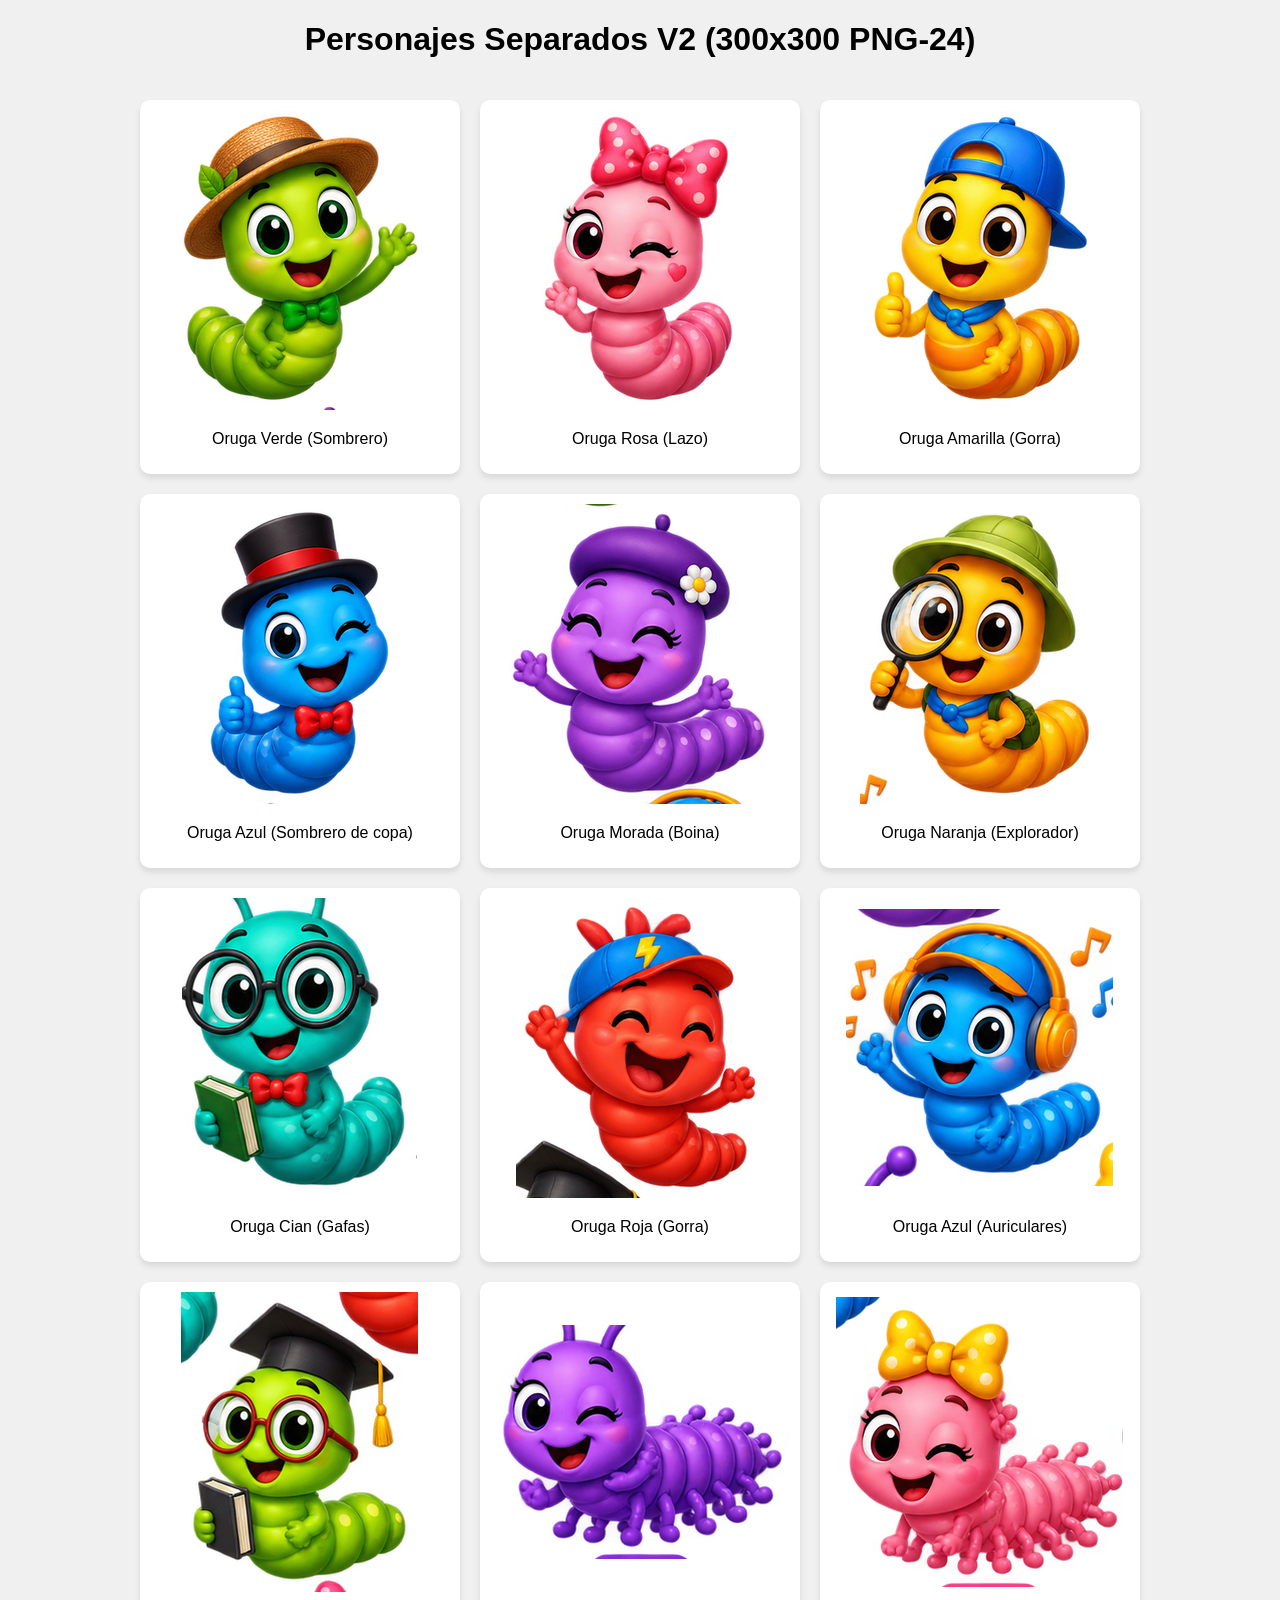
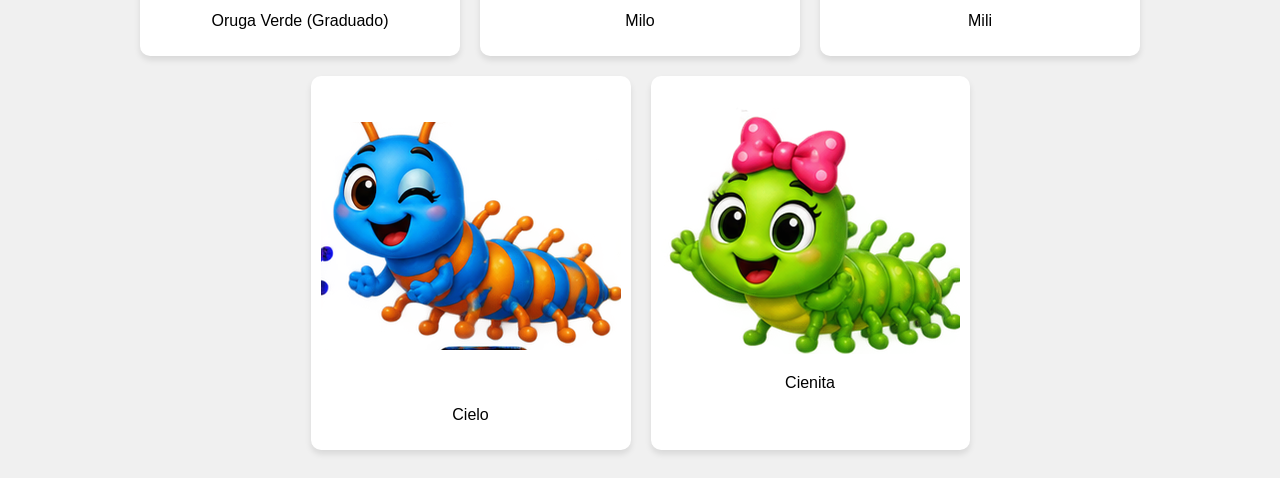
<file: personajes 2/index.html>
<!DOCTYPE html>
<html lang="es">
<head>
<meta charset="UTF-8">
<title>Personajes V2</title>
<style>
  body { font-family: sans-serif; background: #f0f0f0; text-align: center; }
  .grid { display: flex; flex-wrap: wrap; justify-content: center; gap: 20px; padding: 20px; }
  .character { background: white; border-radius: 10px; padding: 10px; box-shadow: 0 4px 6px rgba(0,0,0,0.1); }
  img { max-width: 300px; height: auto; }
</style>
</head>
<body>
<h1>Personajes Separados V2 (300x300 PNG-24)</h1>
<div class="grid">
  <div class="character">
    <img src="personaje_v2_01.png" alt="Oruga Verde (Sombrero)">
    <p>Oruga Verde (Sombrero)</p>
  </div>
  <div class="character">
    <img src="personaje_v2_02.png" alt="Oruga Rosa (Lazo)">
    <p>Oruga Rosa (Lazo)</p>
  </div>
  <div class="character">
    <img src="personaje_v2_03.png" alt="Oruga Amarilla (Gorra)">
    <p>Oruga Amarilla (Gorra)</p>
  </div>
  <div class="character">
    <img src="personaje_v2_04.png" alt="Oruga Azul (Sombrero de copa)">
    <p>Oruga Azul (Sombrero de copa)</p>
  </div>
  <div class="character">
    <img src="personaje_v2_05.png" alt="Oruga Morada (Boina)">
    <p>Oruga Morada (Boina)</p>
  </div>
  <div class="character">
    <img src="personaje_v2_06.png" alt="Oruga Naranja (Explorador)">
    <p>Oruga Naranja (Explorador)</p>
  </div>
  <div class="character">
    <img src="personaje_v2_07.png" alt="Oruga Cian (Gafas)">
    <p>Oruga Cian (Gafas)</p>
  </div>
  <div class="character">
    <img src="personaje_v2_08.png" alt="Oruga Roja (Gorra)">
    <p>Oruga Roja (Gorra)</p>
  </div>
  <div class="character">
    <img src="personaje_v2_09.png" alt="Oruga Azul (Auriculares)">
    <p>Oruga Azul (Auriculares)</p>
  </div>
  <div class="character">
    <img src="personaje_v2_10.png" alt="Oruga Verde (Graduado)">
    <p>Oruga Verde (Graduado)</p>
  </div>
  <div class="character">
    <img src="personaje_v2_11.png" alt="Milo">
    <p>Milo</p>
  </div>
  <div class="character">
    <img src="personaje_v2_12.png" alt="Mili">
    <p>Mili</p>
  </div>
  <div class="character">
    <img src="personaje_v2_13.png" alt="Cielo">
    <p>Cielo</p>
  </div>
  <div class="character">
    <img src="personaje_v2_14.png" alt="Cienita">
    <p>Cienita</p>
  </div>
</div>
</body>
</html>
</file>
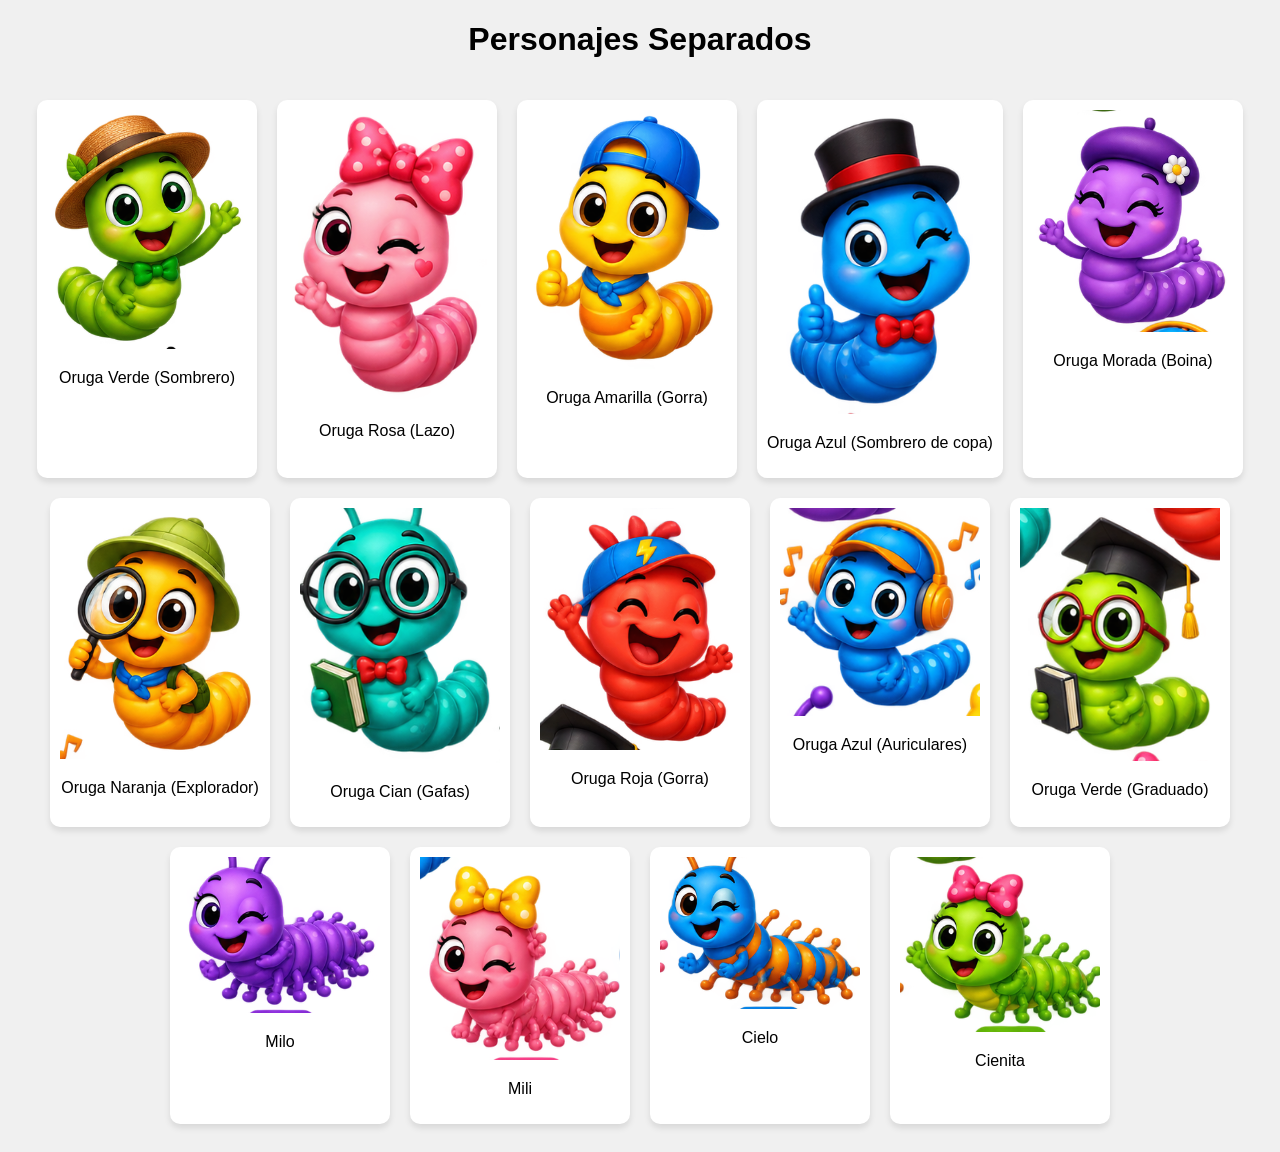
<file: personajes/index.html>
<!DOCTYPE html>
<html lang="es">
<head>
<meta charset="UTF-8">
<title>Personajes</title>
<style>
  body { font-family: sans-serif; background: #f0f0f0; text-align: center; }
  .grid { display: flex; flex-wrap: wrap; justify-content: center; gap: 20px; padding: 20px; }
  .character { background: white; border-radius: 10px; padding: 10px; box-shadow: 0 4px 6px rgba(0,0,0,0.1); }
  img { max-width: 200px; height: auto; }
</style>
</head>
<body>
<h1>Personajes Separados</h1>
<div class="grid">
  <div class="character">
    <img src="personaje_01.png" alt="Oruga Verde (Sombrero)">
    <p>Oruga Verde (Sombrero)</p>
  </div>
  <div class="character">
    <img src="personaje_02.png" alt="Oruga Rosa (Lazo)">
    <p>Oruga Rosa (Lazo)</p>
  </div>
  <div class="character">
    <img src="personaje_03.png" alt="Oruga Amarilla (Gorra)">
    <p>Oruga Amarilla (Gorra)</p>
  </div>
  <div class="character">
    <img src="personaje_04.png" alt="Oruga Azul (Sombrero de copa)">
    <p>Oruga Azul (Sombrero de copa)</p>
  </div>
  <div class="character">
    <img src="personaje_05.png" alt="Oruga Morada (Boina)">
    <p>Oruga Morada (Boina)</p>
  </div>
  <div class="character">
    <img src="personaje_06.png" alt="Oruga Naranja (Explorador)">
    <p>Oruga Naranja (Explorador)</p>
  </div>
  <div class="character">
    <img src="personaje_07.png" alt="Oruga Cian (Gafas)">
    <p>Oruga Cian (Gafas)</p>
  </div>
  <div class="character">
    <img src="personaje_08.png" alt="Oruga Roja (Gorra)">
    <p>Oruga Roja (Gorra)</p>
  </div>
  <div class="character">
    <img src="personaje_09.png" alt="Oruga Azul (Auriculares)">
    <p>Oruga Azul (Auriculares)</p>
  </div>
  <div class="character">
    <img src="personaje_10.png" alt="Oruga Verde (Graduado)">
    <p>Oruga Verde (Graduado)</p>
  </div>
  <div class="character">
    <img src="personaje_11.png" alt="Milo">
    <p>Milo</p>
  </div>
  <div class="character">
    <img src="personaje_12.png" alt="Mili">
    <p>Mili</p>
  </div>
  <div class="character">
    <img src="personaje_13.png" alt="Cielo">
    <p>Cielo</p>
  </div>
  <div class="character">
    <img src="personaje_14.png" alt="Cienita">
    <p>Cienita</p>
  </div>
</div>
</body>
</html>
</file>
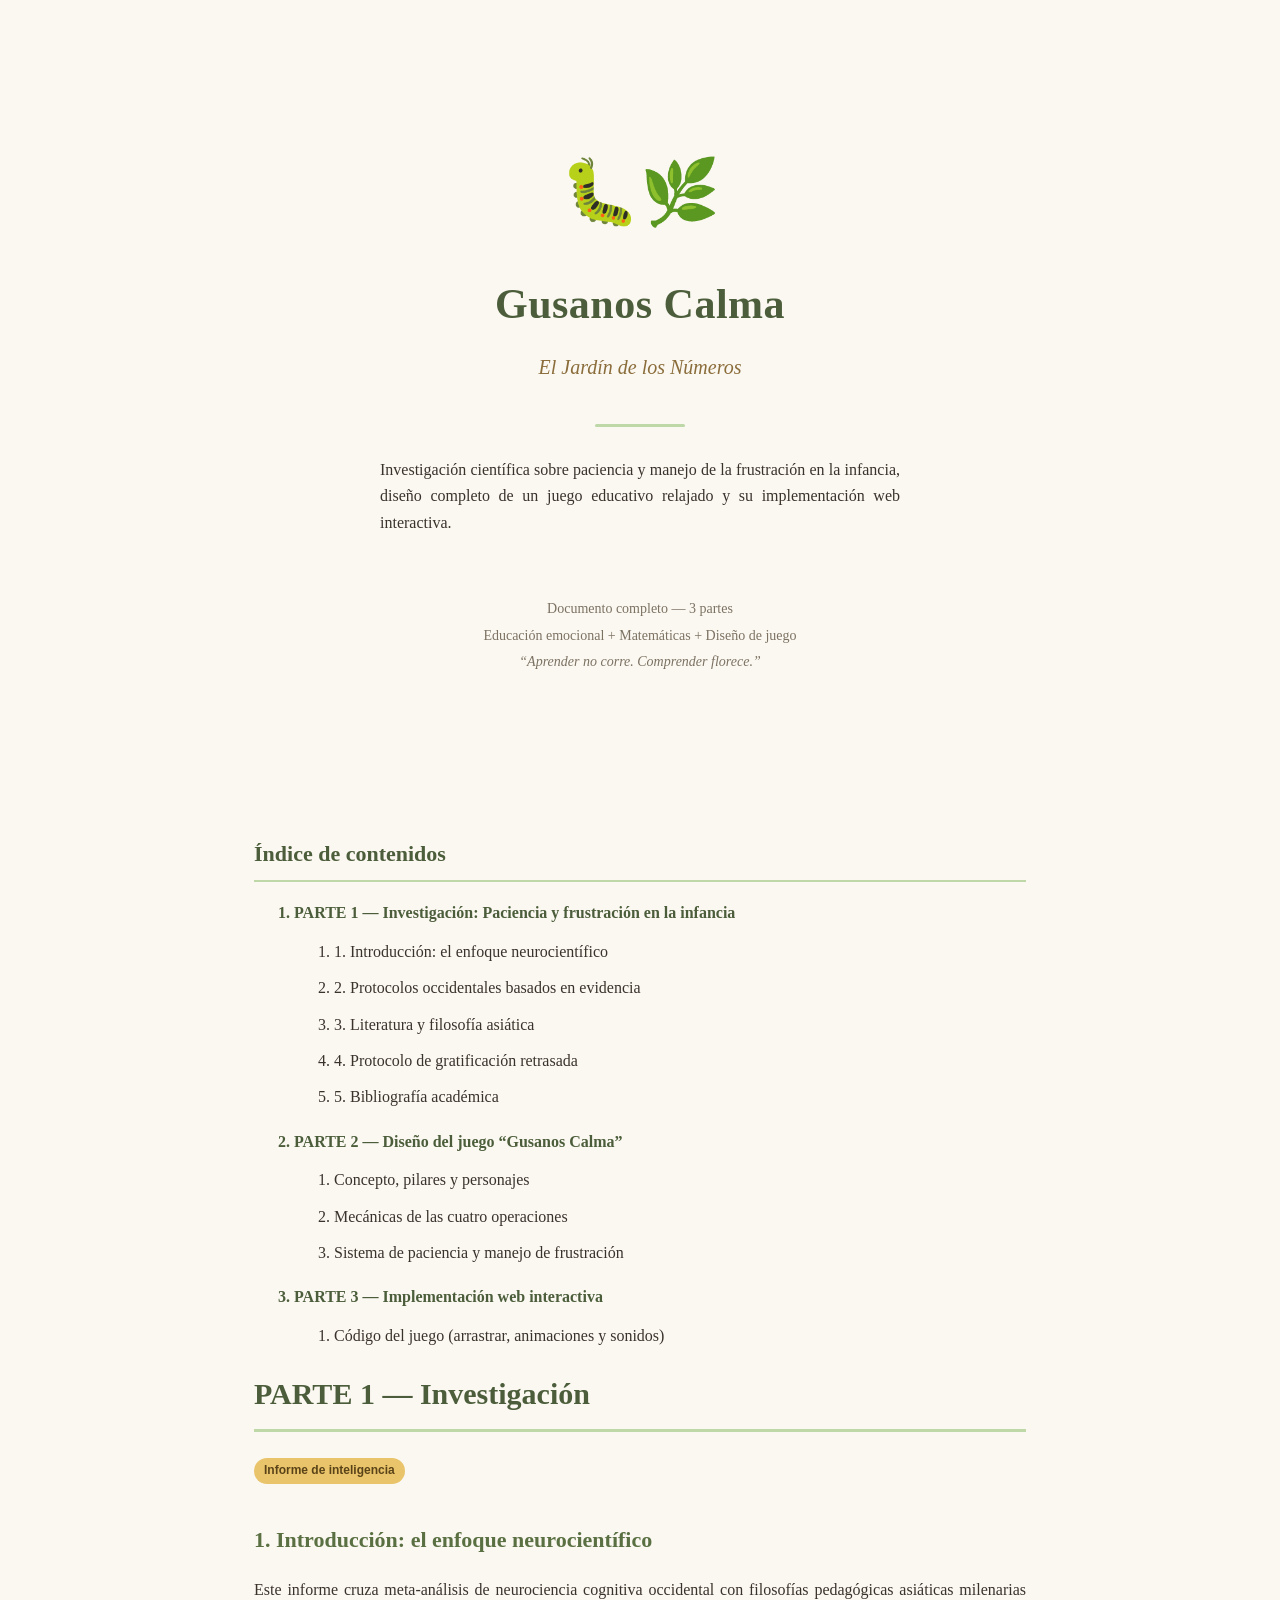
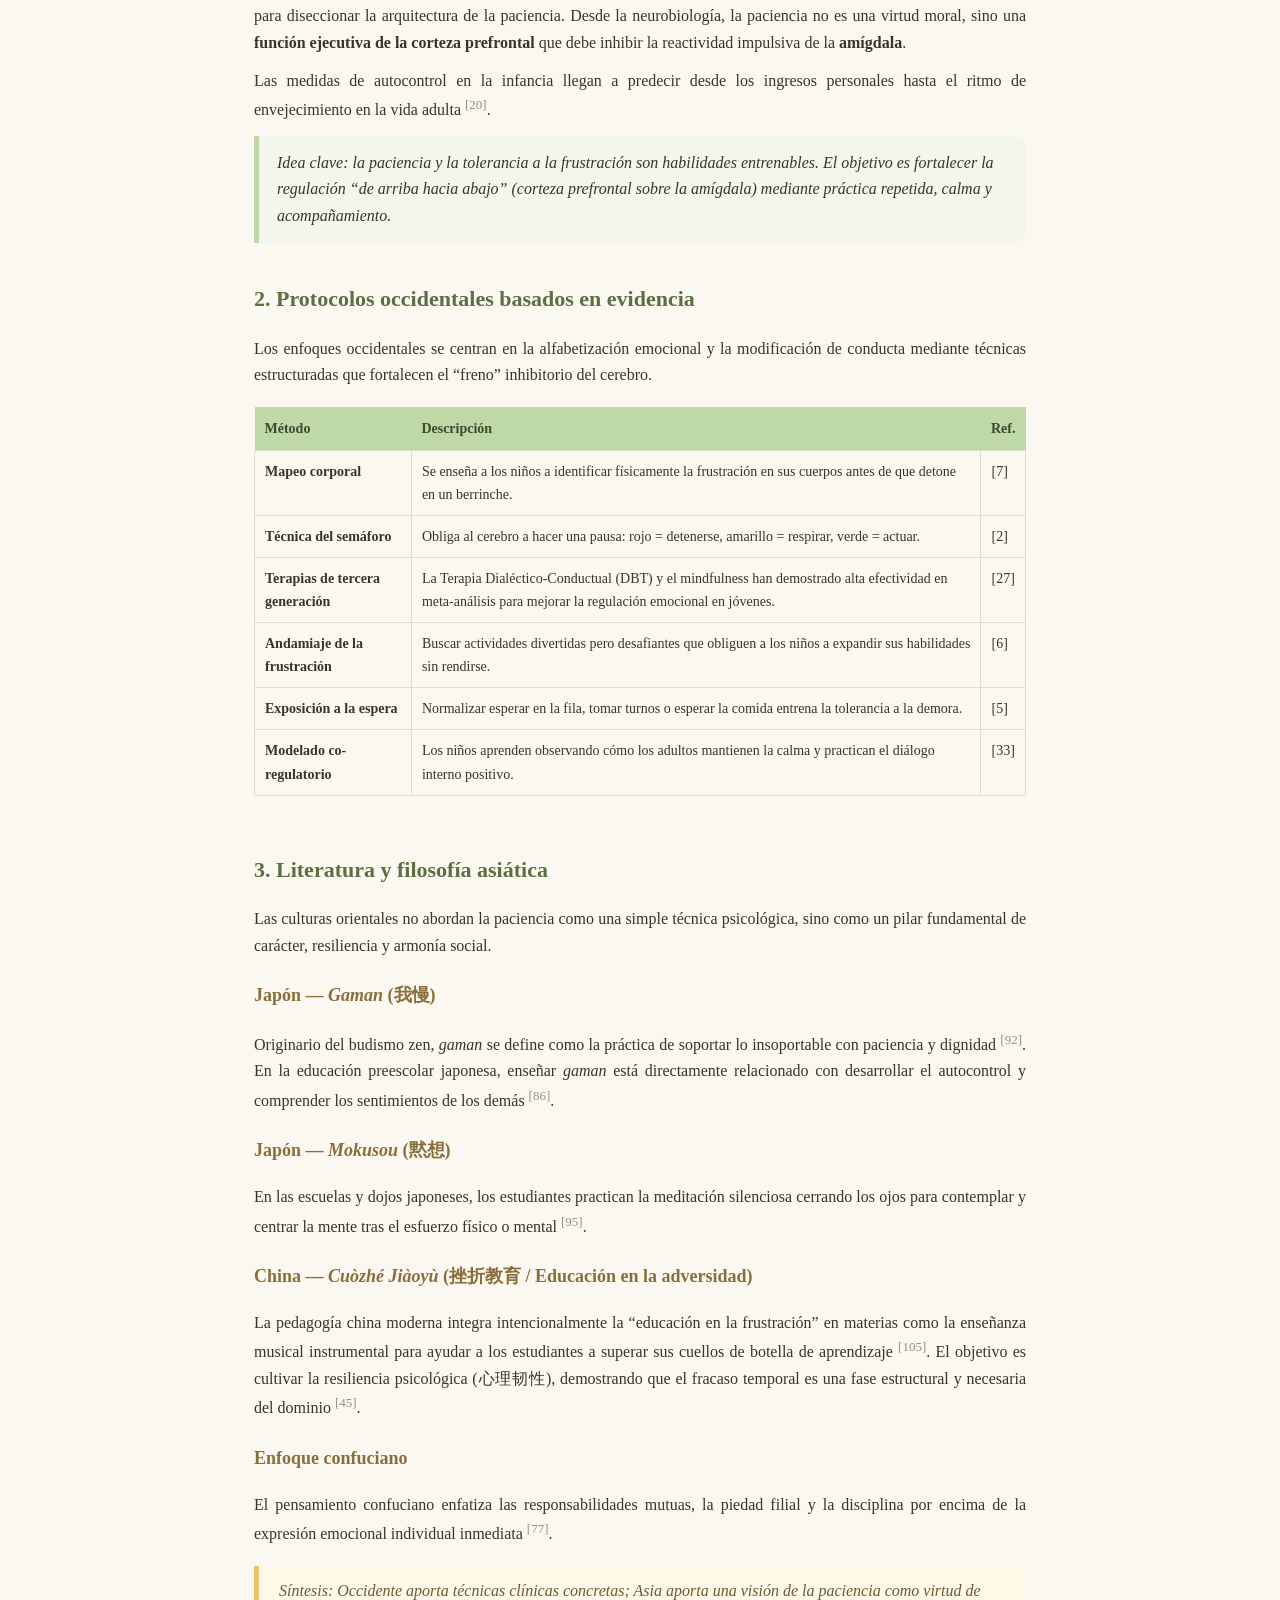
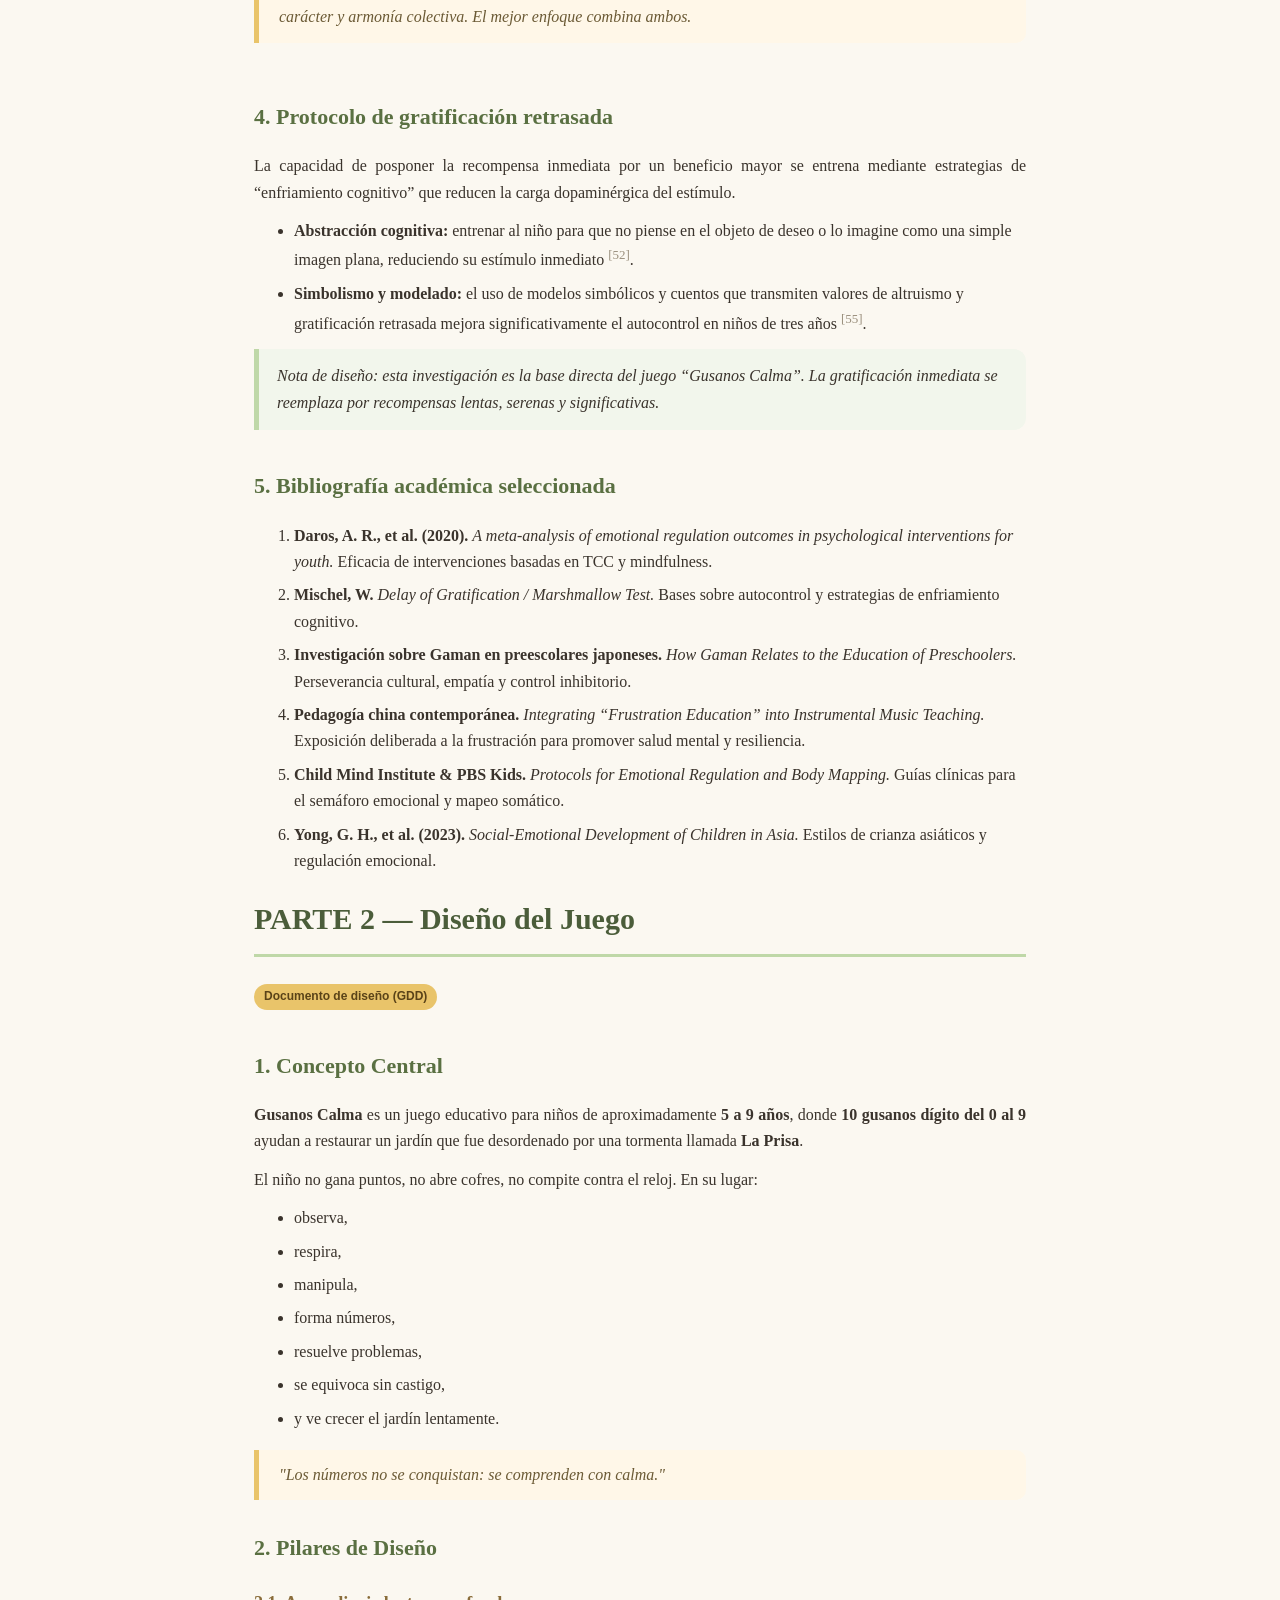
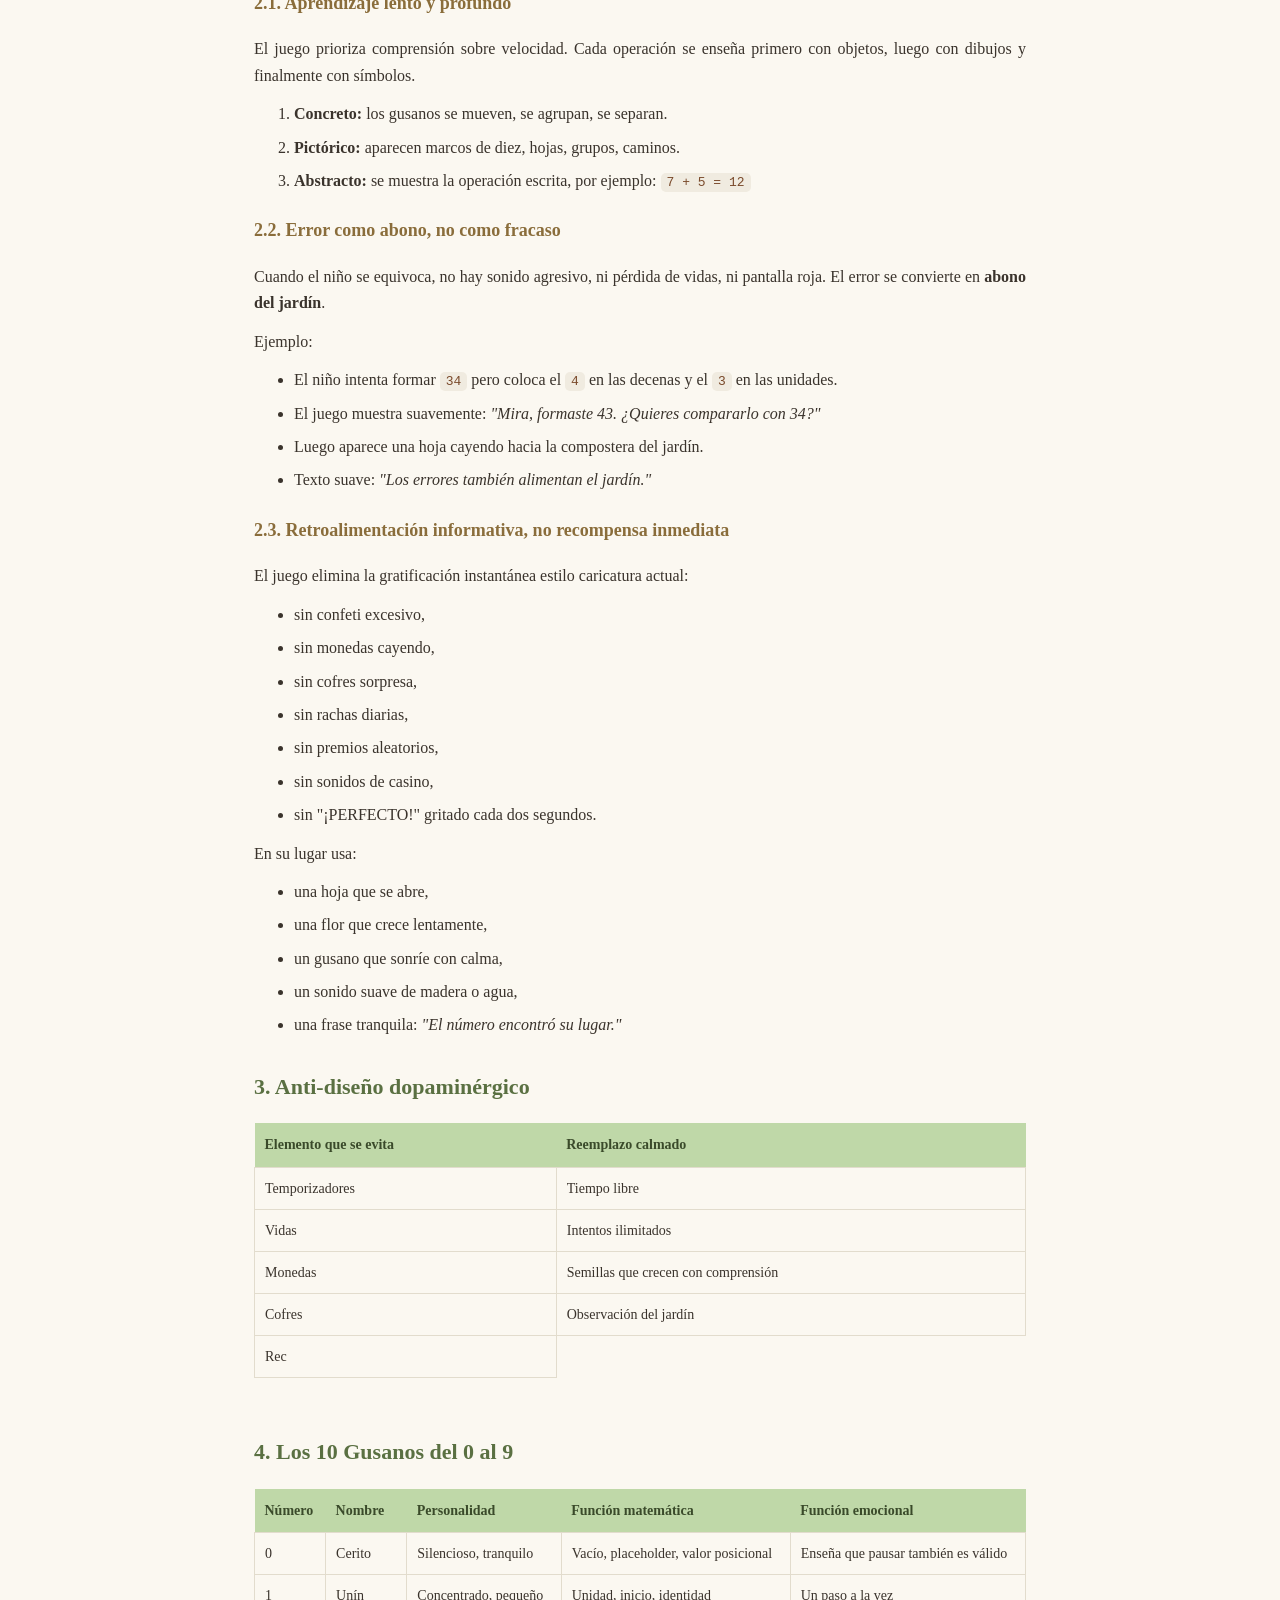
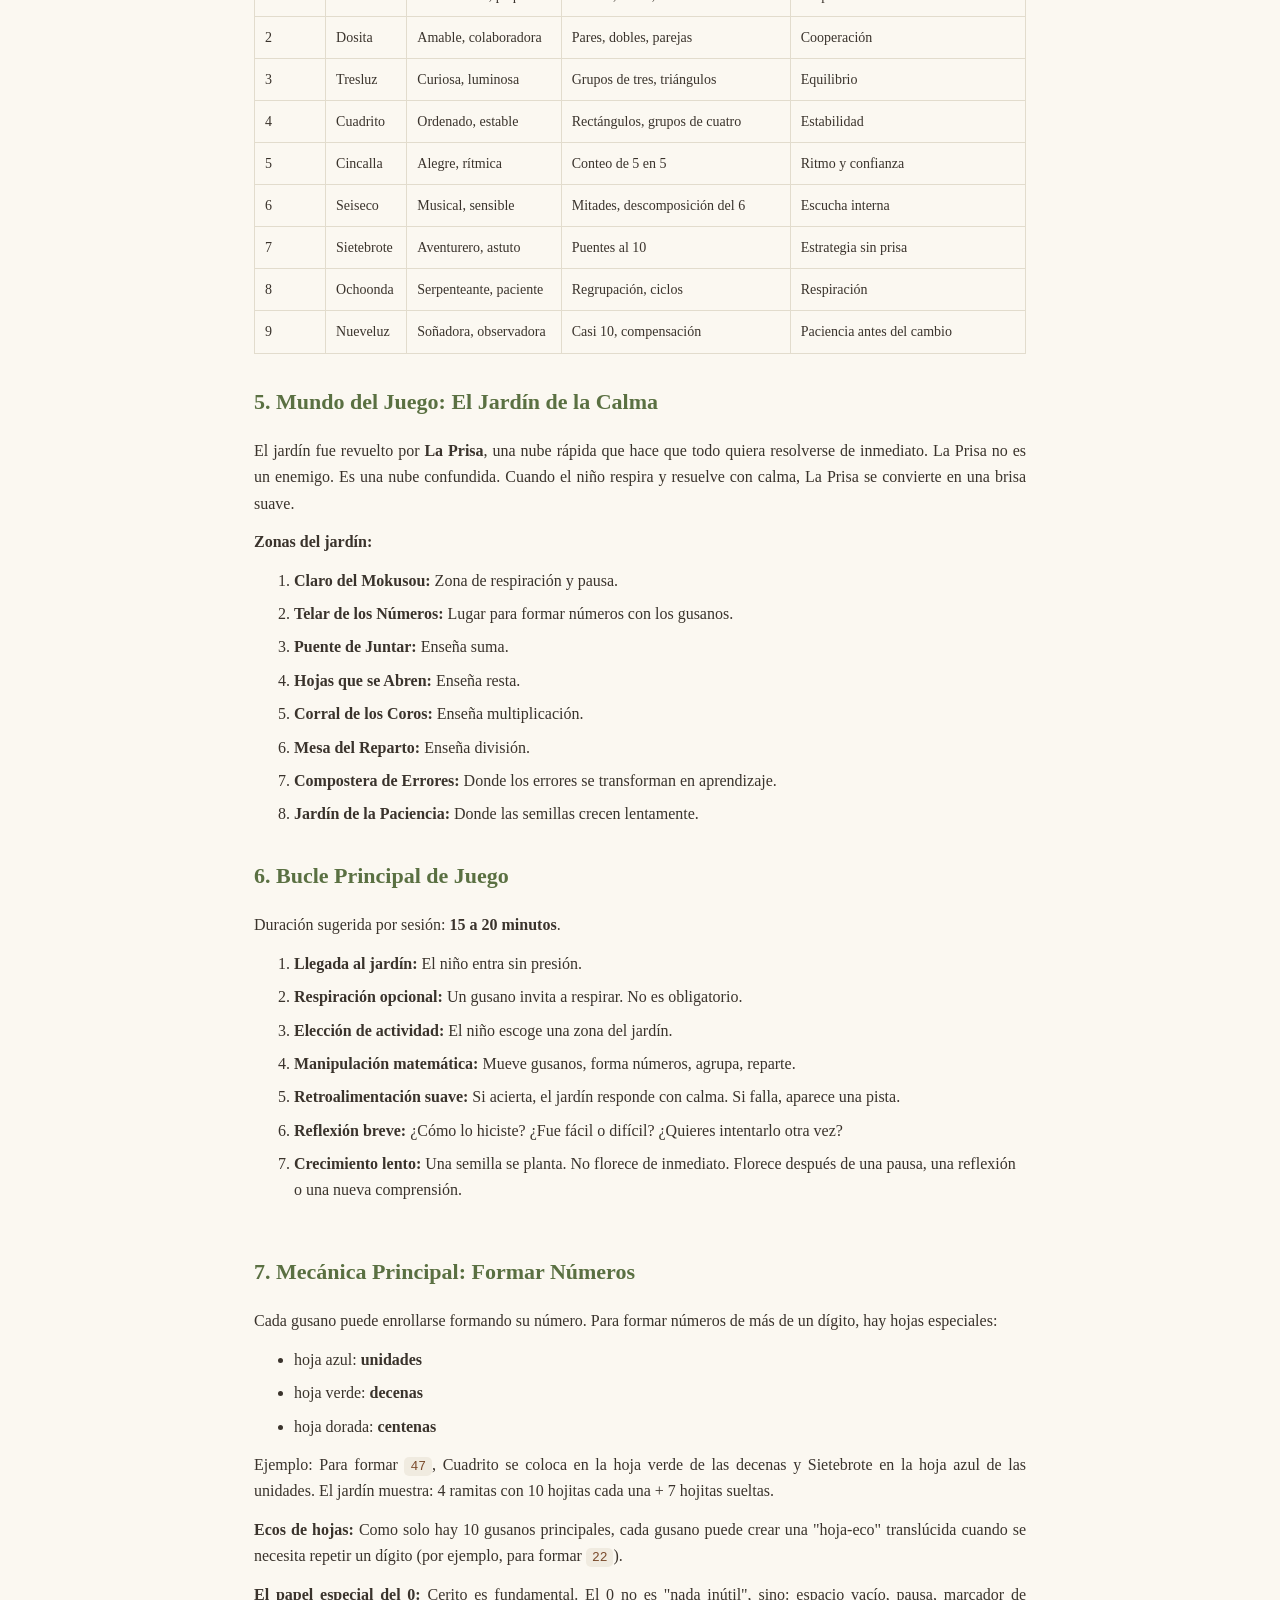
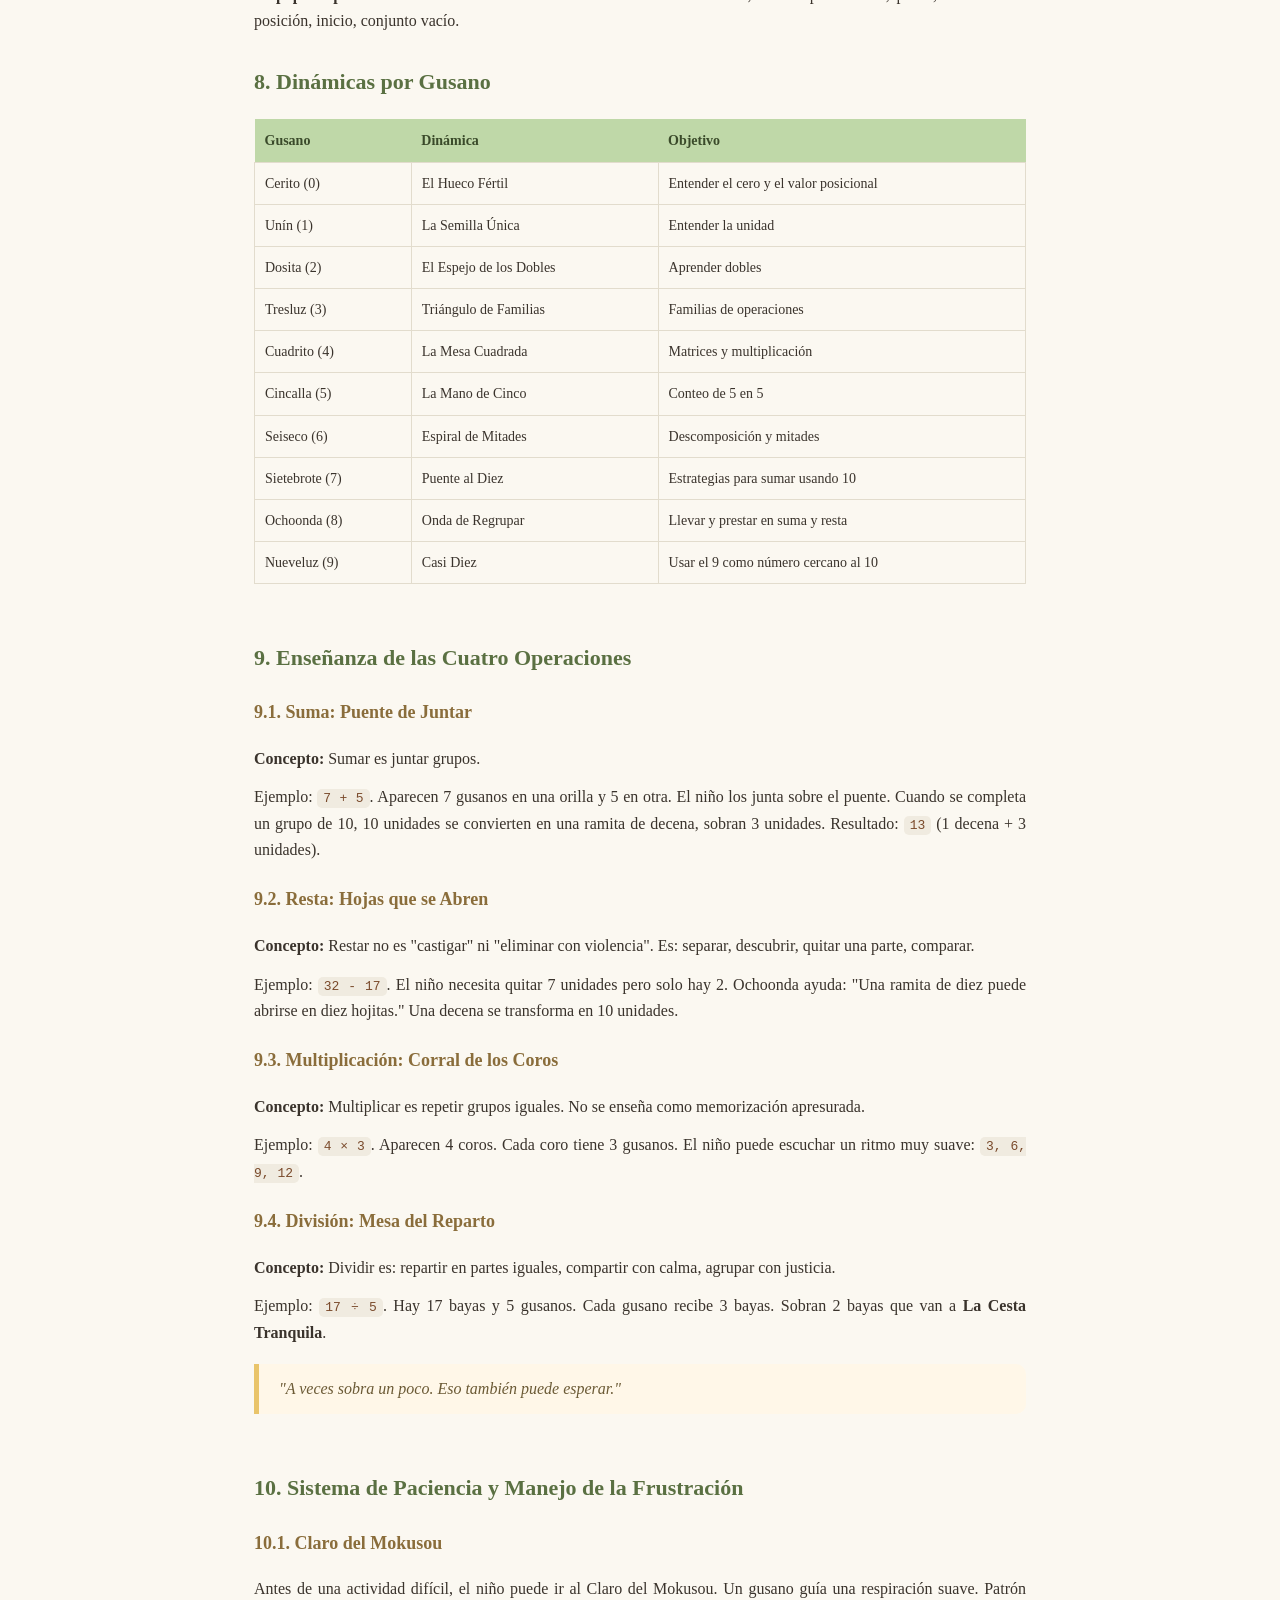
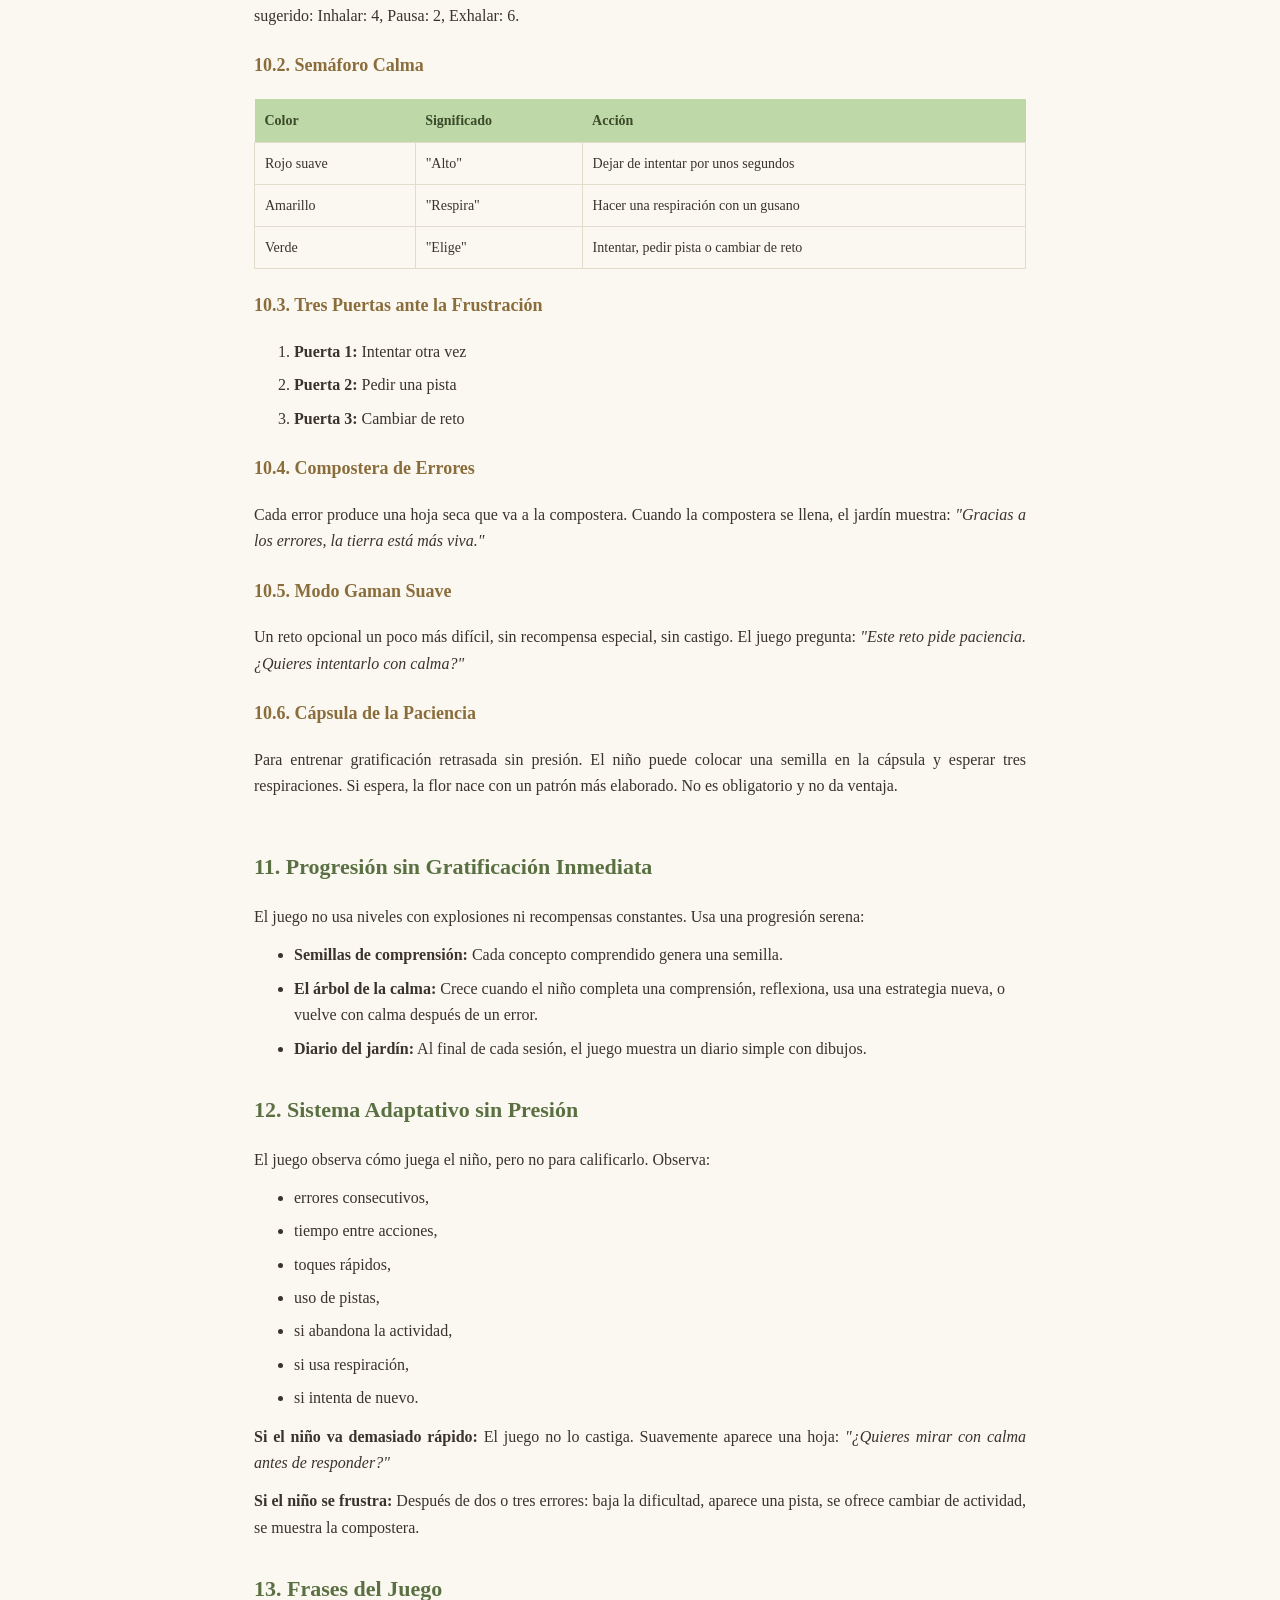
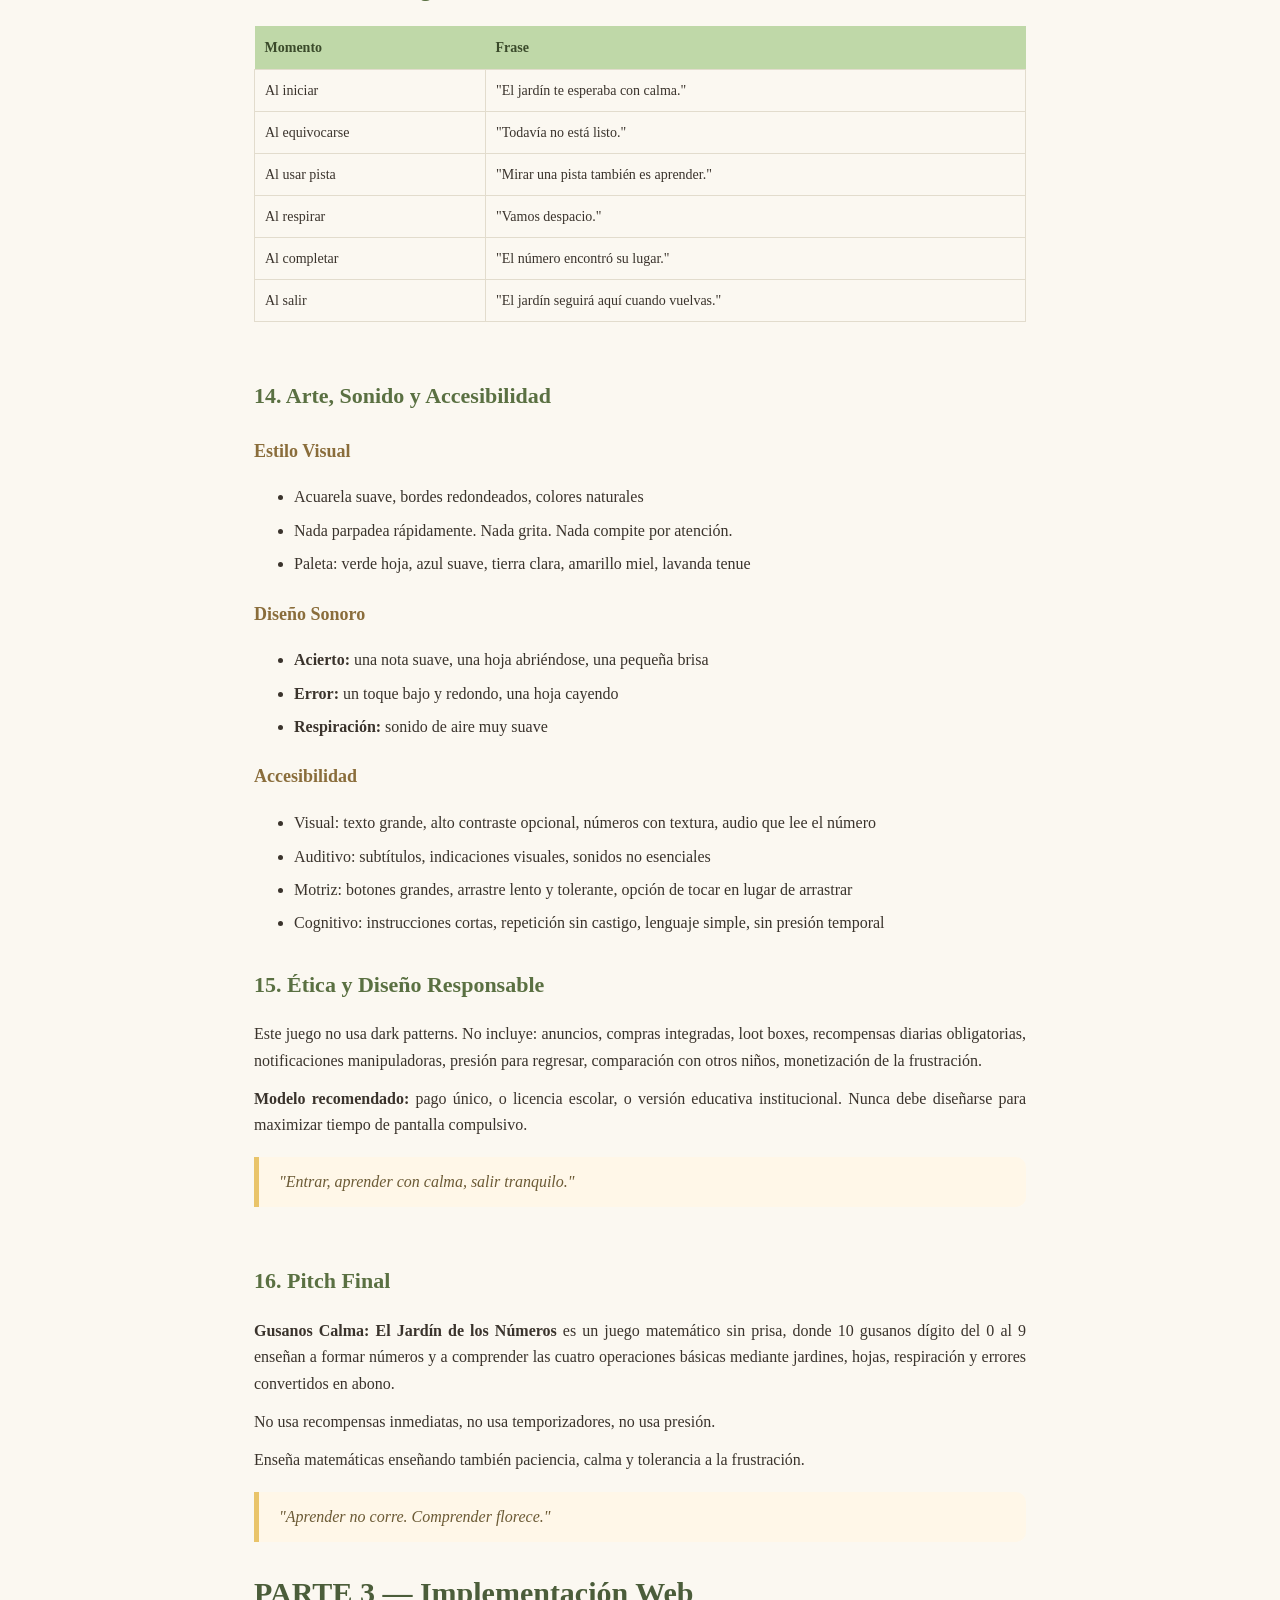
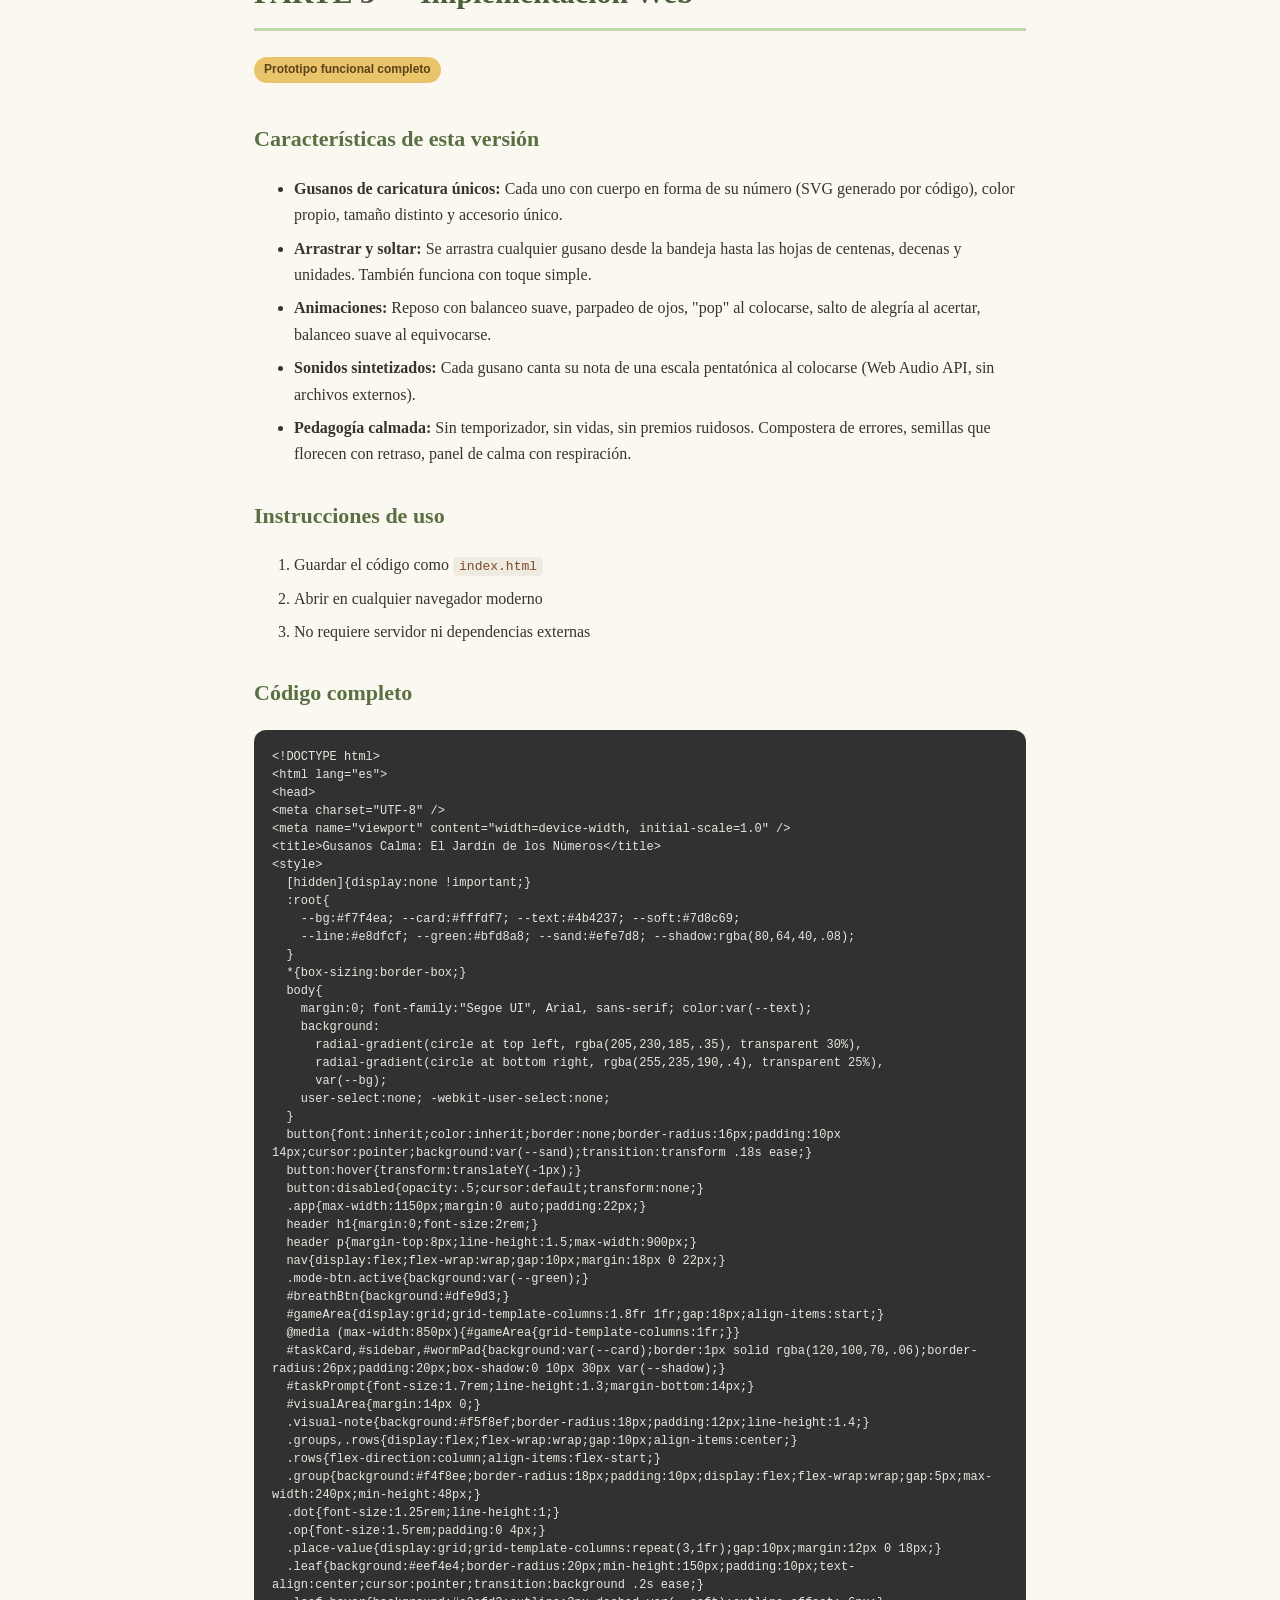
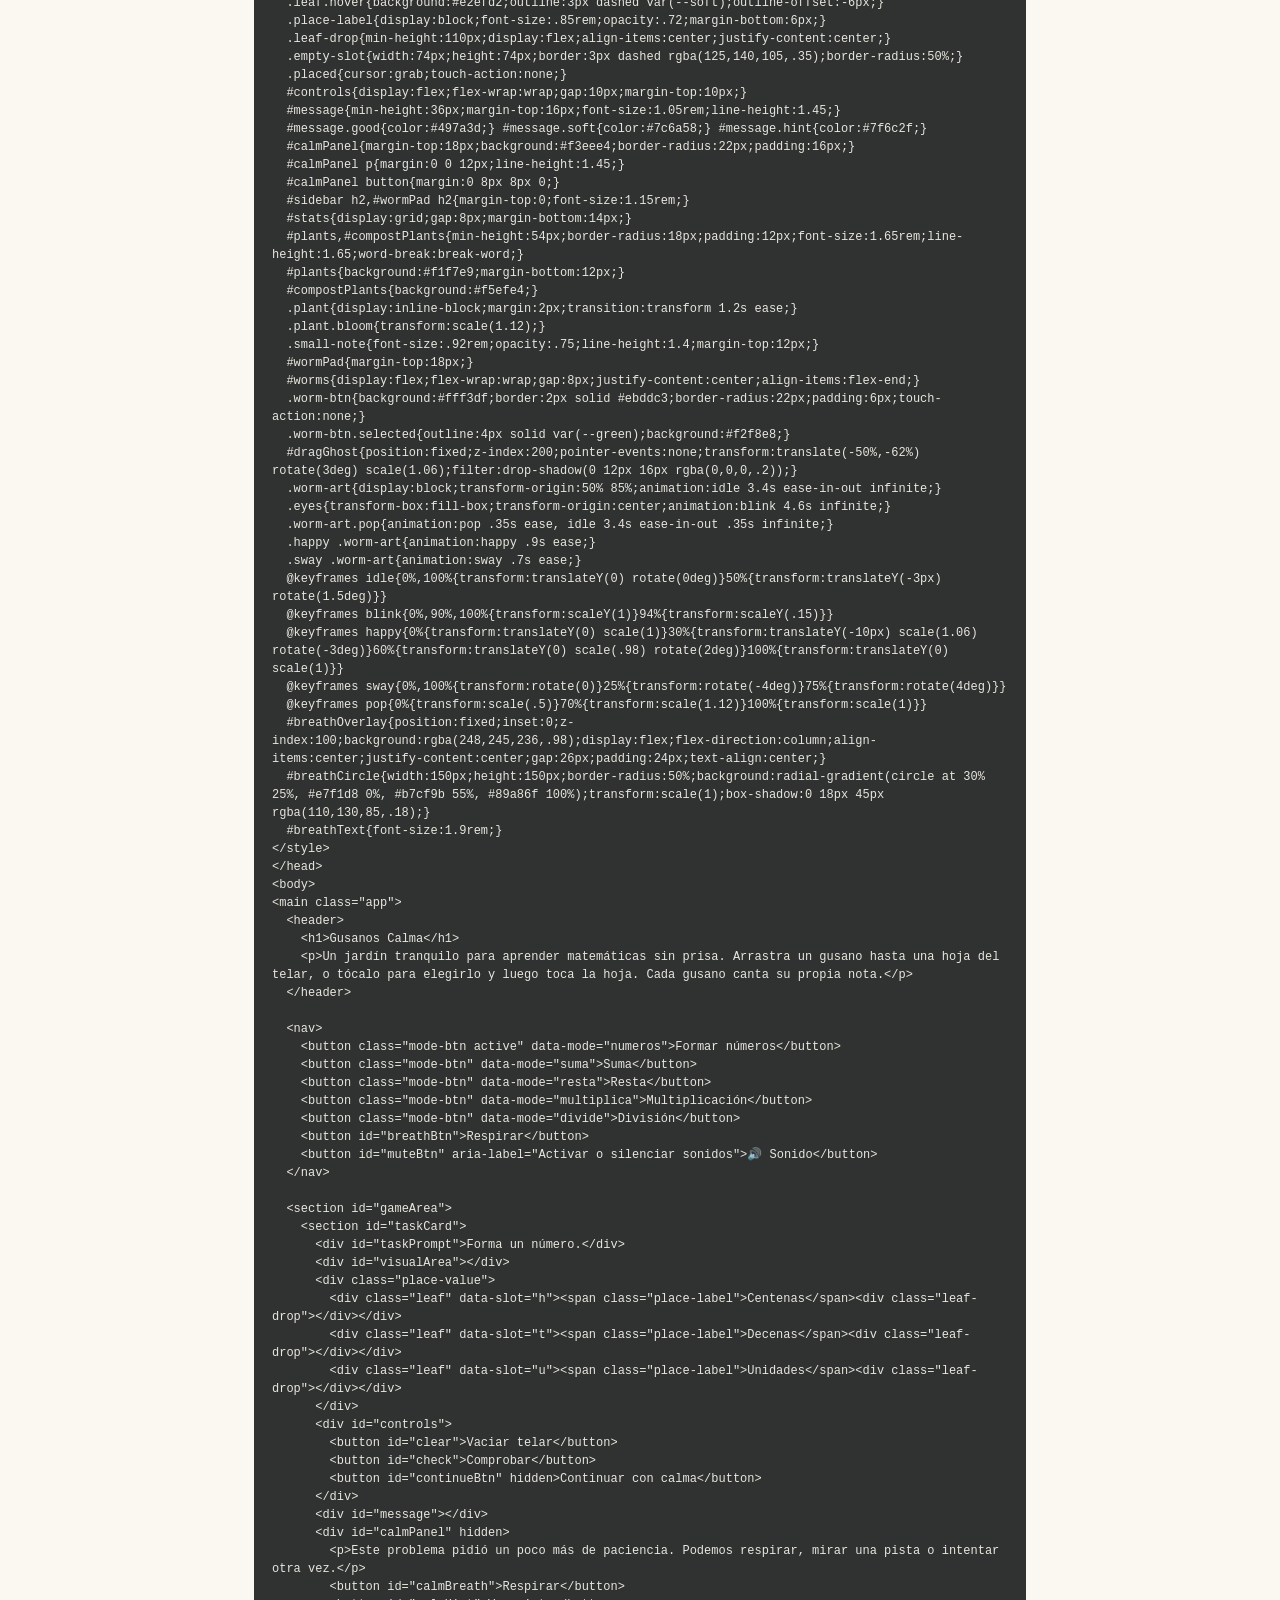
<file: gusanos-calma.html>
<!DOCTYPE html>
<html lang="es">

<head>
    <meta charset="UTF-8" />
    <meta name="viewport" content="width=device-width, initial-scale=1.0" />
    <title>Gusanos Calma — Documento Completo</title>
    <style>
        @page {
            size: A4;
            margin: 20mm;
        }

        * {
            box-sizing: border-box;
        }

        body {
            font-family: Georgia, "Times New Roman", serif;
            color: #3a332c;
            line-height: 1.65;
            background: #fbf8f1;
            margin: 0;
            padding: 0;
        }

        .page {
            max-width: 820px;
            margin: 0 auto;
            padding: 30px 24px;
        }

        /* ---------- Portada ---------- */
        .cover {
            text-align: center;
            padding: 110px 20px;
            page-break-after: always;
        }

        .cover .emoji {
            font-size: 64px;
            margin-bottom: 24px;
        }

        .cover h1 {
            font-size: 42px;
            margin: 0 0 12px;
            color: #4b5d3a;
            letter-spacing: 0.5px;
        }

        .cover .subtitle {
            font-size: 20px;
            color: #8a6d3b;
            font-style: italic;
            margin-bottom: 40px;
        }

        .cover .meta {
            margin-top: 60px;
            font-size: 14px;
            color: #7c7263;
            line-height: 1.9;
        }

        .cover .divider {
            width: 90px;
            height: 3px;
            background: #bfd8a8;
            margin: 30px auto;
            border-radius: 3px;
        }

        /* ---------- Índice ---------- */
        .toc {
            page-break-after: always;
            padding-top: 20px;
        }

        .toc h2 {
            color: #4b5d3a;
            border-bottom: 2px solid #bfd8a8;
            padding-bottom: 8px;
        }

        .toc ol {
            font-size: 16px;
        }

        .toc li {
            margin: 10px 0;
        }

        .toc .part {
            font-weight: bold;
            color: #4b5d3a;
            margin-top: 18px;
        }

        .toc a {
            color: #3a332c;
            text-decoration: none;
        }

        /* ---------- Secciones ---------- */
        section {
            padding-top: 8px;
        }

        section.break {
            page-break-before: always;
        }

        h1.section-title {
            color: #4b5d3a;
            font-size: 30px;
            border-bottom: 3px solid #bfd8a8;
            padding-bottom: 10px;
            margin-top: 0;
        }

        h2 {
            color: #5a7042;
            font-size: 22px;
            margin-top: 30px;
        }

        h3 {
            color: #8a6d3b;
            font-size: 18px;
            margin-top: 22px;
        }

        p {
            margin: 12px 0;
            text-align: justify;
        }

        .intro-note {
            background: #f2f6ec;
            border-left: 5px solid #bfd8a8;
            padding: 14px 18px;
            border-radius: 0 12px 12px 0;
            font-style: italic;
        }

        /* ---------- Tablas ---------- */
        table {
            width: 100%;
            border-collapse: collapse;
            margin: 18px 0;
            font-size: 14px;
            page-break-inside: auto;
        }

        th {
            background: #bfd8a8;
            color: #3a4a2a;
            text-align: left;
            padding: 10px;
        }

        td {
            border: 1px solid #e2dccd;
            padding: 9px 10px;
            vertical-align: top;
        }

        tr {
            page-break-inside: avoid;
        }

        /* ---------- Listas ---------- */
        ul,
        ol {
            margin: 12px 0;
        }

        li {
            margin: 7px 0;
        }

        /* ---------- Citas destacadas ---------- */
        blockquote {
            margin: 18px 0;
            padding: 12px 20px;
            background: #fff7e8;
            border-left: 5px solid #e9c46a;
            border-radius: 0 10px 10px 0;
            font-style: italic;
            color: #6b5a35;
        }

        .ref {
            font-size: 13px;
            color: #9a8f7d;
            vertical-align: super;
        }

        /* ---------- Código ---------- */
        pre {
            background: #2f3230;
            color: #e8e6df;
            padding: 18px;
            border-radius: 12px;
            overflow-x: auto;
            font-size: 12px;
            line-height: 1.5;
            font-family: "Consolas", "Menlo", monospace;
            white-space: pre-wrap;
            word-wrap: break-word;
        }

        code {
            font-family: "Consolas", "Menlo", monospace;
        }

        p code,
        li code {
            background: #f0ebe0;
            padding: 2px 6px;
            border-radius: 5px;
            font-size: 13px;
            color: #7a4a2b;
        }

        .badge {
            display: inline-block;
            background: #e9c46a;
            color: #5a4318;
            font-size: 12px;
            font-weight: bold;
            padding: 3px 10px;
            border-radius: 20px;
            margin-bottom: 8px;
            font-family: "Segoe UI", Arial, sans-serif;
        }

        /* ---------- Impresión ---------- */
        @media print {
            body {
                background: #fff;
            }

            .page {
                max-width: 100%;
                padding: 0;
            }

            .no-print {
                display: none;
            }

            a {
                color: inherit;
                text-decoration: none;
            }

            pre {
                border: 1px solid #ccc;
            }
        }
    </style>
</head>

<body>
    <div class="page">

        <!-- ============================================================ -->
        <!-- PORTADA                                                       -->
        <!-- ============================================================ -->
        <div class="cover">
            <div class="emoji">🐛🌿</div>
            <h1>Gusanos Calma</h1>
            <div class="subtitle">El Jardín de los Números</div>
            <div class="divider"></div>
            <p style="font-size:16px; max-width:520px; margin:0 auto;">
                Investigación científica sobre paciencia y manejo de la frustración en la infancia,
                diseño completo de un juego educativo relajado y su implementación web interactiva.
            </p>
            <div class="meta">
                Documento completo — 3 partes<br>
                Educación emocional + Matemáticas + Diseño de juego<br>
                <em>“Aprender no corre. Comprender florece.”</em>
            </div>
        </div>

        <!-- ============================================================ -->
        <!-- ÍNDICE                                                        -->
        <!-- ============================================================ -->
        <div class="toc">
            <h2>Índice de contenidos</h2>
            <ol>
                <li class="part">PARTE 1 — Investigación: Paciencia y frustración en la infancia</li>
                <ol>
                    <li><a href="#p1-intro">1. Introducción: el enfoque neurocientífico</a></li>
                    <li><a href="#p1-occidente">2. Protocolos occidentales basados en evidencia</a></li>
                    <li><a href="#p1-asia">3. Literatura y filosofía asiática</a></li>
                    <li><a href="#p1-gratificacion">4. Protocolo de gratificación retrasada</a></li>
                    <li><a href="#p1-biblio">5. Bibliografía académica</a></li>
                </ol>

                <li class="part">PARTE 2 — Diseño del juego “Gusanos Calma”</li>
                <ol>
                    <li>Concepto, pilares y personajes</li>
                    <li>Mecánicas de las cuatro operaciones</li>
                    <li>Sistema de paciencia y manejo de frustración</li>
                </ol>

                <li class="part">PARTE 3 — Implementación web interactiva</li>
                <ol>
                    <li>Código del juego (arrastrar, animaciones y sonidos)</li>
                </ol>
            </ol>
        </div>

        <!-- ============================================================ -->
        <!-- PARTE 1: INVESTIGACIÓN                                        -->
        <!-- ============================================================ -->
        <section id="p1-intro" class="break">
            <h1 class="section-title">PARTE 1 — Investigación</h1>
            <p><span class="badge">Informe de inteligencia</span></p>
            <h2>1. Introducción: el enfoque neurocientífico</h2>
            <p>
                Este informe cruza meta-análisis de neurociencia cognitiva occidental con filosofías
                pedagógicas asiáticas milenarias para diseccionar la arquitectura de la paciencia.
                Desde la neurobiología, la paciencia no es una virtud moral, sino una
                <strong>función ejecutiva de la corteza prefrontal</strong> que debe inhibir la
                reactividad impulsiva de la <strong>amígdala</strong>.
            </p>
            <p>
                Las medidas de autocontrol en la infancia llegan a predecir desde los ingresos
                personales hasta el ritmo de envejecimiento en la vida adulta
                <span class="ref">[20]</span>.
            </p>
            <div class="intro-note">
                Idea clave: la paciencia y la tolerancia a la frustración son habilidades entrenables.
                El objetivo es fortalecer la regulación “de arriba hacia abajo” (corteza prefrontal
                sobre la amígdala) mediante práctica repetida, calma y acompañamiento.
            </div>
        </section>

        <section id="p1-occidente">
            <h2>2. Protocolos occidentales basados en evidencia</h2>
            <p>
                Los enfoques occidentales se centran en la alfabetización emocional y la modificación
                de conducta mediante técnicas estructuradas que fortalecen el “freno” inhibitorio del cerebro.
            </p>

            <table>
                <tr>
                    <th>Método</th>
                    <th>Descripción</th>
                    <th>Ref.</th>
                </tr>
                <tr>
                    <td><strong>Mapeo corporal</strong></td>
                    <td>Se enseña a los niños a identificar físicamente la frustración en sus cuerpos antes de que
                        detone en un berrinche.</td>
                    <td>[7]</td>
                </tr>
                <tr>
                    <td><strong>Técnica del semáforo</strong></td>
                    <td>Obliga al cerebro a hacer una pausa: rojo = detenerse, amarillo = respirar, verde = actuar.</td>
                    <td>[2]</td>
                </tr>
                <tr>
                    <td><strong>Terapias de tercera generación</strong></td>
                    <td>La Terapia Dialéctico-Conductual (DBT) y el mindfulness han demostrado alta efectividad en
                        meta-análisis para mejorar la regulación emocional en jóvenes.</td>
                    <td>[27]</td>
                </tr>
                <tr>
                    <td><strong>Andamiaje de la frustración</strong></td>
                    <td>Buscar actividades divertidas pero desafiantes que obliguen a los niños a expandir sus
                        habilidades sin rendirse.</td>
                    <td>[6]</td>
                </tr>
                <tr>
                    <td><strong>Exposición a la espera</strong></td>
                    <td>Normalizar esperar en la fila, tomar turnos o esperar la comida entrena la tolerancia a la
                        demora.</td>
                    <td>[5]</td>
                </tr>
                <tr>
                    <td><strong>Modelado co-regulatorio</strong></td>
                    <td>Los niños aprenden observando cómo los adultos mantienen la calma y practican el diálogo interno
                        positivo.</td>
                    <td>[33]</td>
                </tr>
            </table>
        </section>

        <section id="p1-asia">
            <h2>3. Literatura y filosofía asiática</h2>
            <p>
                Las culturas orientales no abordan la paciencia como una simple técnica psicológica,
                sino como un pilar fundamental de carácter, resiliencia y armonía social.
            </p>

            <h3>Japón — <em>Gaman</em> (我慢)</h3>
            <p>
                Originario del budismo zen, <em>gaman</em> se define como la práctica de soportar lo
                insoportable con paciencia y dignidad <span class="ref">[92]</span>. En la educación
                preescolar japonesa, enseñar <em>gaman</em> está directamente relacionado con desarrollar
                el autocontrol y comprender los sentimientos de los demás <span class="ref">[86]</span>.
            </p>

            <h3>Japón — <em>Mokusou</em> (黙想)</h3>
            <p>
                En las escuelas y dojos japoneses, los estudiantes practican la meditación silenciosa
                cerrando los ojos para contemplar y centrar la mente tras el esfuerzo físico o mental
                <span class="ref">[95]</span>.
            </p>

            <h3>China — <em>Cuòzhé Jiàoyù</em> (挫折教育 / Educación en la adversidad)</h3>
            <p>
                La pedagogía china moderna integra intencionalmente la “educación en la frustración”
                en materias como la enseñanza musical instrumental para ayudar a los estudiantes a
                superar sus cuellos de botella de aprendizaje <span class="ref">[105]</span>. El objetivo
                es cultivar la resiliencia psicológica (心理韧性), demostrando que el fracaso temporal
                es una fase estructural y necesaria del dominio <span class="ref">[45]</span>.
            </p>

            <h3>Enfoque confuciano</h3>
            <p>
                El pensamiento confuciano enfatiza las responsabilidades mutuas, la piedad filial y la
                disciplina por encima de la expresión emocional individual inmediata
                <span class="ref">[77]</span>.
            </p>

            <blockquote>
                Síntesis: Occidente aporta técnicas clínicas concretas; Asia aporta una visión de la
                paciencia como virtud de carácter y armonía colectiva. El mejor enfoque combina ambos.
            </blockquote>
        </section>

        <section id="p1-gratificacion">
            <h2>4. Protocolo de gratificación retrasada</h2>
            <p>
                La capacidad de posponer la recompensa inmediata por un beneficio mayor se entrena
                mediante estrategias de “enfriamiento cognitivo” que reducen la carga dopaminérgica del estímulo.
            </p>
            <ul>
                <li>
                    <strong>Abstracción cognitiva:</strong> entrenar al niño para que no piense en el objeto
                    de deseo o lo imagine como una simple imagen plana, reduciendo su estímulo inmediato
                    <span class="ref">[52]</span>.
                </li>
                <li>
                    <strong>Simbolismo y modelado:</strong> el uso de modelos simbólicos y cuentos que
                    transmiten valores de altruismo y gratificación retrasada mejora significativamente el
                    autocontrol en niños de tres años <span class="ref">[55]</span>.
                </li>
            </ul>
            <div class="intro-note">
                Nota de diseño: esta investigación es la base directa del juego “Gusanos Calma”.
                La gratificación inmediata se reemplaza por recompensas lentas, serenas y significativas.
            </div>
        </section>

        <section id="p1-biblio">
            <h2>5. Bibliografía académica seleccionada</h2>
            <ol>
                <li><strong>Daros, A. R., et al. (2020).</strong> <em>A meta-analysis of emotional regulation outcomes
                        in psychological interventions for youth.</em> Eficacia de intervenciones basadas en TCC y
                    mindfulness.</li>
                <li><strong>Mischel, W.</strong> <em>Delay of Gratification / Marshmallow Test.</em> Bases sobre
                    autocontrol y estrategias de enfriamiento cognitivo.</li>
                <li><strong>Investigación sobre Gaman en preescolares japoneses.</strong> <em>How Gaman Relates to the
                        Education of Preschoolers.</em> Perseverancia cultural, empatía y control inhibitorio.</li>
                <li><strong>Pedagogía china contemporánea.</strong> <em>Integrating “Frustration Education” into
                        Instrumental Music Teaching.</em> Exposición deliberada a la frustración para promover salud
                    mental y resiliencia.</li>
                <li><strong>Child Mind Institute &amp; PBS Kids.</strong> <em>Protocols for Emotional Regulation and
                        Body Mapping.</em> Guías clínicas para el semáforo emocional y mapeo somático.</li>
                <li><strong>Yong, G. H., et al. (2023).</strong> <em>Social-Emotional Development of Children in
                        Asia.</em> Estilos de crianza asiáticos y regulación emocional.</li>
            </ol>
        </section>
        <!-- ============================================================ -->
        <!-- PARTE 2: DISEÑO DEL JUEGO                                     -->
        <!-- ============================================================ -->
        <section class="break">
            <h1 class="section-title">PARTE 2 — Diseño del Juego</h1>
            <p><span class="badge">Documento de diseño (GDD)</span></p>

            <h2>1. Concepto Central</h2>
            <p>
                <strong>Gusanos Calma</strong> es un juego educativo para niños de aproximadamente
                <strong>5 a 9 años</strong>, donde <strong>10 gusanos dígito del 0 al 9</strong> ayudan
                a restaurar un jardín que fue desordenado por una tormenta llamada <strong>La Prisa</strong>.
            </p>
            <p>El niño no gana puntos, no abre cofres, no compite contra el reloj. En su lugar:</p>
            <ul>
                <li>observa,</li>
                <li>respira,</li>
                <li>manipula,</li>
                <li>forma números,</li>
                <li>resuelve problemas,</li>
                <li>se equivoca sin castigo,</li>
                <li>y ve crecer el jardín lentamente.</li>
            </ul>
            <blockquote>"Los números no se conquistan: se comprenden con calma."</blockquote>

            <h2>2. Pilares de Diseño</h2>

            <h3>2.1. Aprendizaje lento y profundo</h3>
            <p>El juego prioriza comprensión sobre velocidad. Cada operación se enseña primero con objetos, luego con
                dibujos y finalmente con símbolos.</p>
            <ol>
                <li><strong>Concreto:</strong> los gusanos se mueven, se agrupan, se separan.</li>
                <li><strong>Pictórico:</strong> aparecen marcos de diez, hojas, grupos, caminos.</li>
                <li><strong>Abstracto:</strong> se muestra la operación escrita, por ejemplo: <code>7 + 5 = 12</code>
                </li>
            </ol>

            <h3>2.2. Error como abono, no como fracaso</h3>
            <p>Cuando el niño se equivoca, no hay sonido agresivo, ni pérdida de vidas, ni pantalla roja. El error se
                convierte en <strong>abono del jardín</strong>.</p>
            <p>Ejemplo:</p>
            <ul>
                <li>El niño intenta formar <code>34</code> pero coloca el <code>4</code> en las decenas y el
                    <code>3</code> en las unidades.</li>
                <li>El juego muestra suavemente: <em>"Mira, formaste 43. ¿Quieres compararlo con 34?"</em></li>
                <li>Luego aparece una hoja cayendo hacia la compostera del jardín.</li>
                <li>Texto suave: <em>"Los errores también alimentan el jardín."</em></li>
            </ul>

            <h3>2.3. Retroalimentación informativa, no recompensa inmediata</h3>
            <p>El juego elimina la gratificación instantánea estilo caricatura actual:</p>
            <ul>
                <li>sin confeti excesivo,</li>
                <li>sin monedas cayendo,</li>
                <li>sin cofres sorpresa,</li>
                <li>sin rachas diarias,</li>
                <li>sin premios aleatorios,</li>
                <li>sin sonidos de casino,</li>
                <li>sin "¡PERFECTO!" gritado cada dos segundos.</li>
            </ul>
            <p>En su lugar usa:</p>
            <ul>
                <li>una hoja que se abre,</li>
                <li>una flor que crece lentamente,</li>
                <li>un gusano que sonríe con calma,</li>
                <li>un sonido suave de madera o agua,</li>
                <li>una frase tranquila: <em>"El número encontró su lugar."</em></li>
            </ul>

            <h2>3. Anti-diseño dopaminérgico</h2>
            <table>
                <tr>
                    <th>Elemento que se evita</th>
                    <th>Reemplazo calmado</th>
                </tr>
                <tr>
                    <td>Temporizadores</td>
                    <td>Tiempo libre</td>
                </tr>
                <tr>
                    <td>Vidas</td>
                    <td>Intentos ilimitados</td>
                </tr>
                <tr>
                    <td>Monedas</td>
                    <td>Semillas que crecen con comprensión</td>
                </tr>
                <tr>
                    <td>Cofres</td>
                    <td>Observación del jardín</td>
                </tr>
                <tr>
                    <td>Rec</td>
                </tr>
            </table>
        </section>

        <section>
            <h2>4. Los 10 Gusanos del 0 al 9</h2>
            <table>
                <tr>
                    <th>Número</th>
                    <th>Nombre</th>
                    <th>Personalidad</th>
                    <th>Función matemática</th>
                    <th>Función emocional</th>
                </tr>
                <tr>
                    <td>0</td>
                    <td>Cerito</td>
                    <td>Silencioso, tranquilo</td>
                    <td>Vacío, placeholder, valor posicional</td>
                    <td>Enseña que pausar también es válido</td>
                </tr>
                <tr>
                    <td>1</td>
                    <td>Unín</td>
                    <td>Concentrado, pequeño</td>
                    <td>Unidad, inicio, identidad</td>
                    <td>Un paso a la vez</td>
                </tr>
                <tr>
                    <td>2</td>
                    <td>Dosita</td>
                    <td>Amable, colaboradora</td>
                    <td>Pares, dobles, parejas</td>
                    <td>Cooperación</td>
                </tr>
                <tr>
                    <td>3</td>
                    <td>Tresluz</td>
                    <td>Curiosa, luminosa</td>
                    <td>Grupos de tres, triángulos</td>
                    <td>Equilibrio</td>
                </tr>
                <tr>
                    <td>4</td>
                    <td>Cuadrito</td>
                    <td>Ordenado, estable</td>
                    <td>Rectángulos, grupos de cuatro</td>
                    <td>Estabilidad</td>
                </tr>
                <tr>
                    <td>5</td>
                    <td>Cincalla</td>
                    <td>Alegre, rítmica</td>
                    <td>Conteo de 5 en 5</td>
                    <td>Ritmo y confianza</td>
                </tr>
                <tr>
                    <td>6</td>
                    <td>Seiseco</td>
                    <td>Musical, sensible</td>
                    <td>Mitades, descomposición del 6</td>
                    <td>Escucha interna</td>
                </tr>
                <tr>
                    <td>7</td>
                    <td>Sietebrote</td>
                    <td>Aventurero, astuto</td>
                    <td>Puentes al 10</td>
                    <td>Estrategia sin prisa</td>
                </tr>
                <tr>
                    <td>8</td>
                    <td>Ochoonda</td>
                    <td>Serpenteante, paciente</td>
                    <td>Regrupación, ciclos</td>
                    <td>Respiración</td>
                </tr>
                <tr>
                    <td>9</td>
                    <td>Nueveluz</td>
                    <td>Soñadora, observadora</td>
                    <td>Casi 10, compensación</td>
                    <td>Paciencia antes del cambio</td>
                </tr>
            </table>

            <h2>5. Mundo del Juego: El Jardín de la Calma</h2>
            <p>El jardín fue revuelto por <strong>La Prisa</strong>, una nube rápida que hace que todo quiera resolverse
                de inmediato. La Prisa no es un enemigo. Es una nube confundida. Cuando el niño respira y resuelve con
                calma, La Prisa se convierte en una brisa suave.</p>
            <p><strong>Zonas del jardín:</strong></p>
            <ol>
                <li><strong>Claro del Mokusou:</strong> Zona de respiración y pausa.</li>
                <li><strong>Telar de los Números:</strong> Lugar para formar números con los gusanos.</li>
                <li><strong>Puente de Juntar:</strong> Enseña suma.</li>
                <li><strong>Hojas que se Abren:</strong> Enseña resta.</li>
                <li><strong>Corral de los Coros:</strong> Enseña multiplicación.</li>
                <li><strong>Mesa del Reparto:</strong> Enseña división.</li>
                <li><strong>Compostera de Errores:</strong> Donde los errores se transforman en aprendizaje.</li>
                <li><strong>Jardín de la Paciencia:</strong> Donde las semillas crecen lentamente.</li>
            </ol>

            <h2>6. Bucle Principal de Juego</h2>
            <p>Duración sugerida por sesión: <strong>15 a 20 minutos</strong>.</p>
            <ol>
                <li><strong>Llegada al jardín:</strong> El niño entra sin presión.</li>
                <li><strong>Respiración opcional:</strong> Un gusano invita a respirar. No es obligatorio.</li>
                <li><strong>Elección de actividad:</strong> El niño escoge una zona del jardín.</li>
                <li><strong>Manipulación matemática:</strong> Mueve gusanos, forma números, agrupa, reparte.</li>
                <li><strong>Retroalimentación suave:</strong> Si acierta, el jardín responde con calma. Si falla,
                    aparece una pista.</li>
                <li><strong>Reflexión breve:</strong> ¿Cómo lo hiciste? ¿Fue fácil o difícil? ¿Quieres intentarlo otra
                    vez?</li>
                <li><strong>Crecimiento lento:</strong> Una semilla se planta. No florece de inmediato. Florece después
                    de una pausa, una reflexión o una nueva comprensión.</li>
            </ol>
        </section>

        <section>
            <h2>7. Mecánica Principal: Formar Números</h2>
            <p>Cada gusano puede enrollarse formando su número. Para formar números de más de un dígito, hay hojas
                especiales:</p>
            <ul>
                <li>hoja azul: <strong>unidades</strong></li>
                <li>hoja verde: <strong>decenas</strong></li>
                <li>hoja dorada: <strong>centenas</strong></li>
            </ul>
            <p>Ejemplo: Para formar <code>47</code>, Cuadrito se coloca en la hoja verde de las decenas y Sietebrote en
                la hoja azul de las unidades. El jardín muestra: 4 ramitas con 10 hojitas cada una + 7 hojitas sueltas.
            </p>
            <p><strong>Ecos de hojas:</strong> Como solo hay 10 gusanos principales, cada gusano puede crear una
                "hoja-eco" translúcida cuando se necesita repetir un dígito (por ejemplo, para formar <code>22</code>).
            </p>
            <p><strong>El papel especial del 0:</strong> Cerito es fundamental. El 0 no es "nada inútil", sino: espacio
                vacío, pausa, marcador de posición, inicio, conjunto vacío.</p>

            <h2>8. Dinámicas por Gusano</h2>
            <table>
                <tr>
                    <th>Gusano</th>
                    <th>Dinámica</th>
                    <th>Objetivo</th>
                </tr>
                <tr>
                    <td>Cerito (0)</td>
                    <td>El Hueco Fértil</td>
                    <td>Entender el cero y el valor posicional</td>
                </tr>
                <tr>
                    <td>Unín (1)</td>
                    <td>La Semilla Única</td>
                    <td>Entender la unidad</td>
                </tr>
                <tr>
                    <td>Dosita (2)</td>
                    <td>El Espejo de los Dobles</td>
                    <td>Aprender dobles</td>
                </tr>
                <tr>
                    <td>Tresluz (3)</td>
                    <td>Triángulo de Familias</td>
                    <td>Familias de operaciones</td>
                </tr>
                <tr>
                    <td>Cuadrito (4)</td>
                    <td>La Mesa Cuadrada</td>
                    <td>Matrices y multiplicación</td>
                </tr>
                <tr>
                    <td>Cincalla (5)</td>
                    <td>La Mano de Cinco</td>
                    <td>Conteo de 5 en 5</td>
                </tr>
                <tr>
                    <td>Seiseco (6)</td>
                    <td>Espiral de Mitades</td>
                    <td>Descomposición y mitades</td>
                </tr>
                <tr>
                    <td>Sietebrote (7)</td>
                    <td>Puente al Diez</td>
                    <td>Estrategias para sumar usando 10</td>
                </tr>
                <tr>
                    <td>Ochoonda (8)</td>
                    <td>Onda de Regrupar</td>
                    <td>Llevar y prestar en suma y resta</td>
                </tr>
                <tr>
                    <td>Nueveluz (9)</td>
                    <td>Casi Diez</td>
                    <td>Usar el 9 como número cercano al 10</td>
                </tr>
            </table>
        </section>

        <section>
            <h2>9. Enseñanza de las Cuatro Operaciones</h2>

            <h3>9.1. Suma: Puente de Juntar</h3>
            <p><strong>Concepto:</strong> Sumar es juntar grupos.</p>
            <p>Ejemplo: <code>7 + 5</code>. Aparecen 7 gusanos en una orilla y 5 en otra. El niño los junta sobre el
                puente. Cuando se completa un grupo de 10, 10 unidades se convierten en una ramita de decena, sobran 3
                unidades. Resultado: <code>13</code> (1 decena + 3 unidades).</p>

            <h3>9.2. Resta: Hojas que se Abren</h3>
            <p><strong>Concepto:</strong> Restar no es "castigar" ni "eliminar con violencia". Es: separar, descubrir,
                quitar una parte, comparar.</p>
            <p>Ejemplo: <code>32 - 17</code>. El niño necesita quitar 7 unidades pero solo hay 2. Ochoonda ayuda: "Una
                ramita de diez puede abrirse en diez hojitas." Una decena se transforma en 10 unidades.</p>

            <h3>9.3. Multiplicación: Corral de los Coros</h3>
            <p><strong>Concepto:</strong> Multiplicar es repetir grupos iguales. No se enseña como memorización
                apresurada.</p>
            <p>Ejemplo: <code>4 × 3</code>. Aparecen 4 coros. Cada coro tiene 3 gusanos. El niño puede escuchar un ritmo
                muy suave: <code>3, 6, 9, 12</code>.</p>

            <h3>9.4. División: Mesa del Reparto</h3>
            <p><strong>Concepto:</strong> Dividir es: repartir en partes iguales, compartir con calma, agrupar con
                justicia.</p>
            <p>Ejemplo: <code>17 ÷ 5</code>. Hay 17 bayas y 5 gusanos. Cada gusano recibe 3 bayas. Sobran 2 bayas que
                van a <strong>La Cesta Tranquila</strong>.</p>
            <blockquote>"A veces sobra un poco. Eso también puede esperar."</blockquote>
        </section>

        <section>
            <h2>10. Sistema de Paciencia y Manejo de la Frustración</h2>

            <h3>10.1. Claro del Mokusou</h3>
            <p>Antes de una actividad difícil, el niño puede ir al Claro del Mokusou. Un gusano guía una respiración
                suave. Patrón sugerido: Inhalar: 4, Pausa: 2, Exhalar: 6.</p>

            <h3>10.2. Semáforo Calma</h3>
            <table>
                <tr>
                    <th>Color</th>
                    <th>Significado</th>
                    <th>Acción</th>
                </tr>
                <tr>
                    <td>Rojo suave</td>
                    <td>"Alto"</td>
                    <td>Dejar de intentar por unos segundos</td>
                </tr>
                <tr>
                    <td>Amarillo</td>
                    <td>"Respira"</td>
                    <td>Hacer una respiración con un gusano</td>
                </tr>
                <tr>
                    <td>Verde</td>
                    <td>"Elige"</td>
                    <td>Intentar, pedir pista o cambiar de reto</td>
                </tr>
            </table>

            <h3>10.3. Tres Puertas ante la Frustración</h3>
            <ol>
                <li><strong>Puerta 1:</strong> Intentar otra vez</li>
                <li><strong>Puerta 2:</strong> Pedir una pista</li>
                <li><strong>Puerta 3:</strong> Cambiar de reto</li>
            </ol>

            <h3>10.4. Compostera de Errores</h3>
            <p>Cada error produce una hoja seca que va a la compostera. Cuando la compostera se llena, el jardín
                muestra: <em>"Gracias a los errores, la tierra está más viva."</em></p>

            <h3>10.5. Modo Gaman Suave</h3>
            <p>Un reto opcional un poco más difícil, sin recompensa especial, sin castigo. El juego pregunta: <em>"Este
                    reto pide paciencia. ¿Quieres intentarlo con calma?"</em></p>

            <h3>10.6. Cápsula de la Paciencia</h3>
            <p>Para entrenar gratificación retrasada sin presión. El niño puede colocar una semilla en la cápsula y
                esperar tres respiraciones. Si espera, la flor nace con un patrón más elaborado. No es obligatorio y no
                da ventaja.</p>
        </section>

        <section>
            <h2>11. Progresión sin Gratificación Inmediata</h2>
            <p>El juego no usa niveles con explosiones ni recompensas constantes. Usa una progresión serena:</p>
            <ul>
                <li><strong>Semillas de comprensión:</strong> Cada concepto comprendido genera una semilla.</li>
                <li><strong>El árbol de la calma:</strong> Crece cuando el niño completa una comprensión, reflexiona,
                    usa una estrategia nueva, o vuelve con calma después de un error.</li>
                <li><strong>Diario del jardín:</strong> Al final de cada sesión, el juego muestra un diario simple con
                    dibujos.</li>
            </ul>

            <h2>12. Sistema Adaptativo sin Presión</h2>
            <p>El juego observa cómo juega el niño, pero no para calificarlo. Observa:</p>
            <ul>
                <li>errores consecutivos,</li>
                <li>tiempo entre acciones,</li>
                <li>toques rápidos,</li>
                <li>uso de pistas,</li>
                <li>si abandona la actividad,</li>
                <li>si usa respiración,</li>
                <li>si intenta de nuevo.</li>
            </ul>
            <p><strong>Si el niño va demasiado rápido:</strong> El juego no lo castiga. Suavemente aparece una hoja:
                <em>"¿Quieres mirar con calma antes de responder?"</em></p>
            <p><strong>Si el niño se frustra:</strong> Después de dos o tres errores: baja la dificultad, aparece una
                pista, se ofrece cambiar de actividad, se muestra la compostera.</p>

            <h2>13. Frases del Juego</h2>
            <table>
                <tr>
                    <th>Momento</th>
                    <th>Frase</th>
                </tr>
                <tr>
                    <td>Al iniciar</td>
                    <td>"El jardín te esperaba con calma."</td>
                </tr>
                <tr>
                    <td>Al equivocarse</td>
                    <td>"Todavía no está listo."</td>
                </tr>
                <tr>
                    <td>Al usar pista</td>
                    <td>"Mirar una pista también es aprender."</td>
                </tr>
                <tr>
                    <td>Al respirar</td>
                    <td>"Vamos despacio."</td>
                </tr>
                <tr>
                    <td>Al completar</td>
                    <td>"El número encontró su lugar."</td>
                </tr>
                <tr>
                    <td>Al salir</td>
                    <td>"El jardín seguirá aquí cuando vuelvas."</td>
                </tr>
            </table>
        </section>

        <section>
            <h2>14. Arte, Sonido y Accesibilidad</h2>

            <h3>Estilo Visual</h3>
            <ul>
                <li>Acuarela suave, bordes redondeados, colores naturales</li>
                <li>Nada parpadea rápidamente. Nada grita. Nada compite por atención.</li>
                <li>Paleta: verde hoja, azul suave, tierra clara, amarillo miel, lavanda tenue</li>
            </ul>

            <h3>Diseño Sonoro</h3>
            <ul>
                <li><strong>Acierto:</strong> una nota suave, una hoja abriéndose, una pequeña brisa</li>
                <li><strong>Error:</strong> un toque bajo y redondo, una hoja cayendo</li>
                <li><strong>Respiración:</strong> sonido de aire muy suave</li>
            </ul>

            <h3>Accesibilidad</h3>
            <ul>
                <li>Visual: texto grande, alto contraste opcional, números con textura, audio que lee el número</li>
                <li>Auditivo: subtítulos, indicaciones visuales, sonidos no esenciales</li>
                <li>Motriz: botones grandes, arrastre lento y tolerante, opción de tocar en lugar de arrastrar</li>
                <li>Cognitivo: instrucciones cortas, repetición sin castigo, lenguaje simple, sin presión temporal</li>
            </ul>

            <h2>15. Ética y Diseño Responsable</h2>
            <p>Este juego no usa dark patterns. No incluye: anuncios, compras integradas, loot boxes, recompensas
                diarias obligatorias, notificaciones manipuladoras, presión para regresar, comparación con otros niños,
                monetización de la frustración.</p>
            <p><strong>Modelo recomendado:</strong> pago único, o licencia escolar, o versión educativa institucional.
                Nunca debe diseñarse para maximizar tiempo de pantalla compulsivo.</p>
            <blockquote>"Entrar, aprender con calma, salir tranquilo."</blockquote>
        </section>

        <section>
            <h2>16. Pitch Final</h2>
            <p>
                <strong>Gusanos Calma: El Jardín de los Números</strong> es un juego matemático sin prisa,
                donde 10 gusanos dígito del 0 al 9 enseñan a formar números y a comprender las cuatro
                operaciones básicas mediante jardines, hojas, respiración y errores convertidos en abono.
            </p>
            <p>No usa recompensas inmediatas, no usa temporizadores, no usa presión.</p>
            <p>Enseña matemáticas enseñando también paciencia, calma y tolerancia a la frustración.</p>
            <blockquote>"Aprender no corre. Comprender florece."</blockquote>
        </section>
        <!-- ============================================================ -->
        <!-- PARTE 3: CÓDIGO DEL JUEGO                                     -->
        <!-- ============================================================ -->
        <section class="break">
            <h1 class="section-title">PARTE 3 — Implementación Web</h1>
            <p><span class="badge">Prototipo funcional completo</span></p>

            <h2>Características de esta versión</h2>
            <ul>
                <li><strong>Gusanos de caricatura únicos:</strong> Cada uno con cuerpo en forma de su número (SVG
                    generado por código), color propio, tamaño distinto y accesorio único.</li>
                <li><strong>Arrastrar y soltar:</strong> Se arrastra cualquier gusano desde la bandeja hasta las hojas
                    de centenas, decenas y unidades. También funciona con toque simple.</li>
                <li><strong>Animaciones:</strong> Reposo con balanceo suave, parpadeo de ojos, "pop" al colocarse, salto
                    de alegría al acertar, balanceo suave al equivocarse.</li>
                <li><strong>Sonidos sintetizados:</strong> Cada gusano canta su nota de una escala pentatónica al
                    colocarse (Web Audio API, sin archivos externos).</li>
                <li><strong>Pedagogía calmada:</strong> Sin temporizador, sin vidas, sin premios ruidosos. Compostera de
                    errores, semillas que florecen con retraso, panel de calma con respiración.</li>
            </ul>

            <h2>Instrucciones de uso</h2>
            <ol>
                <li>Guardar el código como <code>index.html</code></li>
                <li>Abrir en cualquier navegador moderno</li>
                <li>No requiere servidor ni dependencias externas</li>
            </ol>

            <h2>Código completo</h2>
            <pre><code>&lt;!DOCTYPE html&gt;
&lt;html lang="es"&gt;
&lt;head&gt;
&lt;meta charset="UTF-8" /&gt;
&lt;meta name="viewport" content="width=device-width, initial-scale=1.0" /&gt;
&lt;title&gt;Gusanos Calma: El Jardín de los Números&lt;/title&gt;
&lt;style&gt;
  [hidden]{display:none !important;}
  :root{
    --bg:#f7f4ea; --card:#fffdf7; --text:#4b4237; --soft:#7d8c69;
    --line:#e8dfcf; --green:#bfd8a8; --sand:#efe7d8; --shadow:rgba(80,64,40,.08);
  }
  *{box-sizing:border-box;}
  body{
    margin:0; font-family:"Segoe UI", Arial, sans-serif; color:var(--text);
    background:
      radial-gradient(circle at top left, rgba(205,230,185,.35), transparent 30%),
      radial-gradient(circle at bottom right, rgba(255,235,190,.4), transparent 25%),
      var(--bg);
    user-select:none; -webkit-user-select:none;
  }
  button{font:inherit;color:inherit;border:none;border-radius:16px;padding:10px 14px;cursor:pointer;background:var(--sand);transition:transform .18s ease;}
  button:hover{transform:translateY(-1px);}
  button:disabled{opacity:.5;cursor:default;transform:none;}
  .app{max-width:1150px;margin:0 auto;padding:22px;}
  header h1{margin:0;font-size:2rem;}
  header p{margin-top:8px;line-height:1.5;max-width:900px;}
  nav{display:flex;flex-wrap:wrap;gap:10px;margin:18px 0 22px;}
  .mode-btn.active{background:var(--green);}
  #breathBtn{background:#dfe9d3;}
  #gameArea{display:grid;grid-template-columns:1.8fr 1fr;gap:18px;align-items:start;}
  @media (max-width:850px){#gameArea{grid-template-columns:1fr;}}
  #taskCard,#sidebar,#wormPad{background:var(--card);border:1px solid rgba(120,100,70,.06);border-radius:26px;padding:20px;box-shadow:0 10px 30px var(--shadow);}
  #taskPrompt{font-size:1.7rem;line-height:1.3;margin-bottom:14px;}
  #visualArea{margin:14px 0;}
  .visual-note{background:#f5f8ef;border-radius:18px;padding:12px;line-height:1.4;}
  .groups,.rows{display:flex;flex-wrap:wrap;gap:10px;align-items:center;}
  .rows{flex-direction:column;align-items:flex-start;}
  .group{background:#f4f8ee;border-radius:18px;padding:10px;display:flex;flex-wrap:wrap;gap:5px;max-width:240px;min-height:48px;}
  .dot{font-size:1.25rem;line-height:1;}
  .op{font-size:1.5rem;padding:0 4px;}
  .place-value{display:grid;grid-template-columns:repeat(3,1fr);gap:10px;margin:12px 0 18px;}
  .leaf{background:#eef4e4;border-radius:20px;min-height:150px;padding:10px;text-align:center;cursor:pointer;transition:background .2s ease;}
  .leaf.hover{background:#e2efd2;outline:3px dashed var(--soft);outline-offset:-6px;}
  .place-label{display:block;font-size:.85rem;opacity:.72;margin-bottom:6px;}
  .leaf-drop{min-height:110px;display:flex;align-items:center;justify-content:center;}
  .empty-slot{width:74px;height:74px;border:3px dashed rgba(125,140,105,.35);border-radius:50%;}
  .placed{cursor:grab;touch-action:none;}
  #controls{display:flex;flex-wrap:wrap;gap:10px;margin-top:10px;}
  #message{min-height:36px;margin-top:16px;font-size:1.05rem;line-height:1.45;}
  #message.good{color:#497a3d;} #message.soft{color:#7c6a58;} #message.hint{color:#7f6c2f;}
  #calmPanel{margin-top:18px;background:#f3eee4;border-radius:22px;padding:16px;}
  #calmPanel p{margin:0 0 12px;line-height:1.45;}
  #calmPanel button{margin:0 8px 8px 0;}
  #sidebar h2,#wormPad h2{margin-top:0;font-size:1.15rem;}
  #stats{display:grid;gap:8px;margin-bottom:14px;}
  #plants,#compostPlants{min-height:54px;border-radius:18px;padding:12px;font-size:1.65rem;line-height:1.65;word-break:break-word;}
  #plants{background:#f1f7e9;margin-bottom:12px;}
  #compostPlants{background:#f5efe4;}
  .plant{display:inline-block;margin:2px;transition:transform 1.2s ease;}
  .plant.bloom{transform:scale(1.12);}
  .small-note{font-size:.92rem;opacity:.75;line-height:1.4;margin-top:12px;}
  #wormPad{margin-top:18px;}
  #worms{display:flex;flex-wrap:wrap;gap:8px;justify-content:center;align-items:flex-end;}
  .worm-btn{background:#fff3df;border:2px solid #ebddc3;border-radius:22px;padding:6px;touch-action:none;}
  .worm-btn.selected{outline:4px solid var(--green);background:#f2f8e8;}
  #dragGhost{position:fixed;z-index:200;pointer-events:none;transform:translate(-50%,-62%) rotate(3deg) scale(1.06);filter:drop-shadow(0 12px 16px rgba(0,0,0,.2));}
  .worm-art{display:block;transform-origin:50% 85%;animation:idle 3.4s ease-in-out infinite;}
  .eyes{transform-box:fill-box;transform-origin:center;animation:blink 4.6s infinite;}
  .worm-art.pop{animation:pop .35s ease, idle 3.4s ease-in-out .35s infinite;}
  .happy .worm-art{animation:happy .9s ease;}
  .sway .worm-art{animation:sway .7s ease;}
  @keyframes idle{0%,100%{transform:translateY(0) rotate(0deg)}50%{transform:translateY(-3px) rotate(1.5deg)}}
  @keyframes blink{0%,90%,100%{transform:scaleY(1)}94%{transform:scaleY(.15)}}
  @keyframes happy{0%{transform:translateY(0) scale(1)}30%{transform:translateY(-10px) scale(1.06) rotate(-3deg)}60%{transform:translateY(0) scale(.98) rotate(2deg)}100%{transform:translateY(0) scale(1)}}
  @keyframes sway{0%,100%{transform:rotate(0)}25%{transform:rotate(-4deg)}75%{transform:rotate(4deg)}}
  @keyframes pop{0%{transform:scale(.5)}70%{transform:scale(1.12)}100%{transform:scale(1)}}
  #breathOverlay{position:fixed;inset:0;z-index:100;background:rgba(248,245,236,.98);display:flex;flex-direction:column;align-items:center;justify-content:center;gap:26px;padding:24px;text-align:center;}
  #breathCircle{width:150px;height:150px;border-radius:50%;background:radial-gradient(circle at 30% 25%, #e7f1d8 0%, #b7cf9b 55%, #89a86f 100%);transform:scale(1);box-shadow:0 18px 45px rgba(110,130,85,.18);}
  #breathText{font-size:1.9rem;}
&lt;/style&gt;
&lt;/head&gt;
&lt;body&gt;
&lt;main class="app"&gt;
  &lt;header&gt;
    &lt;h1&gt;Gusanos Calma&lt;/h1&gt;
    &lt;p&gt;Un jardín tranquilo para aprender matemáticas sin prisa. Arrastra un gusano hasta una hoja del telar, o tócalo para elegirlo y luego toca la hoja. Cada gusano canta su propia nota.&lt;/p&gt;
  &lt;/header&gt;

  &lt;nav&gt;
    &lt;button class="mode-btn active" data-mode="numeros"&gt;Formar números&lt;/button&gt;
    &lt;button class="mode-btn" data-mode="suma"&gt;Suma&lt;/button&gt;
    &lt;button class="mode-btn" data-mode="resta"&gt;Resta&lt;/button&gt;
    &lt;button class="mode-btn" data-mode="multiplica"&gt;Multiplicación&lt;/button&gt;
    &lt;button class="mode-btn" data-mode="divide"&gt;División&lt;/button&gt;
    &lt;button id="breathBtn"&gt;Respirar&lt;/button&gt;
    &lt;button id="muteBtn" aria-label="Activar o silenciar sonidos"&gt;🔊 Sonido&lt;/button&gt;
  &lt;/nav&gt;

  &lt;section id="gameArea"&gt;
    &lt;section id="taskCard"&gt;
      &lt;div id="taskPrompt"&gt;Forma un número.&lt;/div&gt;
      &lt;div id="visualArea"&gt;&lt;/div&gt;
      &lt;div class="place-value"&gt;
        &lt;div class="leaf" data-slot="h"&gt;&lt;span class="place-label"&gt;Centenas&lt;/span&gt;&lt;div class="leaf-drop"&gt;&lt;/div&gt;&lt;/div&gt;
        &lt;div class="leaf" data-slot="t"&gt;&lt;span class="place-label"&gt;Decenas&lt;/span&gt;&lt;div class="leaf-drop"&gt;&lt;/div&gt;&lt;/div&gt;
        &lt;div class="leaf" data-slot="u"&gt;&lt;span class="place-label"&gt;Unidades&lt;/span&gt;&lt;div class="leaf-drop"&gt;&lt;/div&gt;&lt;/div&gt;
      &lt;/div&gt;
      &lt;div id="controls"&gt;
        &lt;button id="clear"&gt;Vaciar telar&lt;/button&gt;
        &lt;button id="check"&gt;Comprobar&lt;/button&gt;
        &lt;button id="continueBtn" hidden&gt;Continuar con calma&lt;/button&gt;
      &lt;/div&gt;
      &lt;div id="message"&gt;&lt;/div&gt;
      &lt;div id="calmPanel" hidden&gt;
        &lt;p&gt;Este problema pidió un poco más de paciencia. Podemos respirar, mirar una pista o intentar otra vez.&lt;/p&gt;
        &lt;button id="calmBreath"&gt;Respirar&lt;/button&gt;
        &lt;button id="calmHint"&gt;Ver pista&lt;/button&gt;
        &lt;button id="calmTry"&gt;Seguir intentando&lt;/button&gt;
      &lt;/div&gt;
    &lt;/section&gt;

    &lt;aside id="sidebar"&gt;
      &lt;h2&gt;Jardín de la Calma&lt;/h2&gt;
      &lt;div id="stats"&gt;&lt;/div&gt;
      &lt;div id="plants"&gt;&lt;/div&gt;
      &lt;div id="compostPlants"&gt;&lt;/div&gt;
      &lt;div class="small-note"&gt;Cada semilla aparece con un intento comprendido. Cada hoja seca recuerda que equivocarse también alimenta el aprendizaje.&lt;/div&gt;
    &lt;/aside&gt;
  &lt;/section&gt;

  &lt;section id="wormPad"&gt;
    &lt;h2&gt;Los 10 gusanos del jardín&lt;/h2&gt;
    &lt;div id="worms"&gt;&lt;/div&gt;
  &lt;/section&gt;
&lt;/main&gt;

&lt;div id="dragGhost" hidden&gt;&lt;/div&gt;
&lt;div id="breathOverlay" hidden&gt;
  &lt;div id="breathCircle"&gt;&lt;/div&gt;
  &lt;div id="breathText"&gt;Inhala&lt;/div&gt;
  &lt;button id="closeBreath"&gt;Volver al jardín&lt;/button&gt;
&lt;/div&gt;

&lt;script&gt;
/* ================= DATOS DE LOS GUSANOS ================= */
const WORMS = [
  {n:0,name:"Cerito",    color:"#A3B98A",dark:"#6E8557",size:.85},
  {n:1,name:"Unín",      color:"#E9C46A",dark:"#B08D3E",size:.70},
  {n:2,name:"Dosita",    color:"#E78A6B",dark:"#B65B3F",size:.90},
  {n:3,name:"Tresluz",   color:"#7FA8C9",dark:"#4F7CA3",size:.80},
  {n:4,name:"Cuadrito",  color:"#A08BC7",dark:"#6F5B9C",size:.95},
  {n:5,name:"Cincalla",  color:"#D98AA3",dark:"#A85B77",size:.88},
  {n:6,name:"Seiseco",   color:"#6FA8A0",dark:"#477C74",size:1.00},
  {n:7,name:"Sietebrote",color:"#DE8A4E",dark:"#A85F2A",size:.78},
  {n:8,name:"Ochoonda",  color:"#7E86C0",dark:"#4F5694",size:1.08},
  {n:9,name:"Nueveluz",  color:"#C77FA5",dark:"#96517A",size:.95}
];

const SHAPES = {
 0:{p:"M60 20 C88 20 98 44 98 62 C98 90 80 102 60 102 C40 102 22 90 22 62 C22 44 32 20 60 20",h:[60,20],t:null},
 1:{p:"M42 34 C50 30 56 24 62 18 L62 102",h:[62,18],t:[62,102]},
 2:{p:"M30 40 C34 22 62 14 76 26 C90 38 84 54 70 66 C56 78 42 88 30 100 L92 100",h:[30,40],t:[92,100]},
 3:{p:"M32 30 C46 14 78 16 82 34 C85 48 70 56 58 58 C74 58 90 66 88 82 C86 100 50 106 32 92",h:[32,30],t:[32,92]},
 4:{p:"M66 20 L66 102 M66 20 L30 74 L96 74",h:[66,20],t:[96,74]},
 5:{p:"M84 20 L42 20 L38 52 C52 44 78 46 86 62 C94 80 78 102 54 100 C42 99 34 92 30 84",h:[84,20],t:[30,84]},
 6:{p:"M78 16 C52 34 34 58 34 78 C34 96 48 104 62 102 C78 100 88 88 86 74 C84 60 70 54 58 58 C46 62 38 70 36 80",h:[78,16],t:[36,80]},
 7:{p:"M28 24 L94 24 L58 102",h:[28,24],t:[58,102]},
 8:{p:"M60 58 C46 52 40 38 48 28 C56 18 74 20 78 32 C82 44 72 52 60 58 C44 64 34 78 42 92 C50 104 72 104 80 92 C88 80 76 64 60 58",h:[60,58],t:null},
 9:{p:"M84 52 C84 38 72 28 59 28 C45 28 34 39 34 52 C34 65 45 74 59 74 C72 74 84 65 84 52 L84 102",h:[84,52],t:[84,102]}
};

function accessory(n,hx,hy,dark){
  switch(n){
    case 0: return '&lt;ellipse cx="'+(hx+10)+'" cy="'+(hy-13)+'" rx="7" ry="3.5" fill="#7BA05B" transform="rotate(-25 '+(hx+10)+' '+(hy-13)+')"/&gt;';
    case 1: return '&lt;line x1="'+hx+'" y1="'+(hy-14)+'" x2="'+hx+'" y2="'+(hy-24)+'" stroke="'+dark+'" stroke-width="2.5"/&gt;&lt;circle cx="'+hx+'" cy="'+(hy-27)+'" r="3.5" fill="#F4E27E"/&gt;';
    case 2: return '&lt;path d="M'+hx+' '+(hy-14)+' l-10 -6 l0 12 z M'+hx+' '+(hy-14)+' l10 -6 l0 12 z" fill="#E46A6A"/&gt;&lt;circle cx="'+hx+'" cy="'+(hy-14)+'" r="3" fill="#B23B3B"/&gt;';
    case 3: return '&lt;circle cx="'+(hx-5)+'" cy="'+(hy-2)+'" r="6.5" fill="none" stroke="'+dark+'" stroke-width="2"/&gt;&lt;circle cx="'+(hx+5)+'" cy="'+(hy-2)+'" r="6.5" fill="none" stroke="'+dark+'" stroke-width="2"/&gt;&lt;line x1="'+(hx-1)+'" y1="'+(hy-2)+'" x2="'+(hx+1)+'" y2="'+(hy-2)+'" stroke="'+dark+'" stroke-width="2"/&gt;';
    case 4: return '&lt;path d="M'+(hx-12)+' '+(hy-9)+' a12 12 0 0 1 24 0 z" fill="#5B8BD0"/&gt;&lt;line x1="'+(hx-15)+'" y1="'+(hy-9)+'" x2="'+(hx+16)+'" y2="'+(hy-9)+'" stroke="#3E6AA8" stroke-width="3" stroke-linecap="round"/&gt;';
    case 5: return '&lt;circle cx="'+(hx+11)+'" cy="'+(hy-14)+'" r="3" fill="#F2D06B"/&gt;&lt;circle cx="'+(hx+7)+'" cy="'+(hy-17)+'" r="3" fill="#E8A0B8"/&gt;&lt;circle cx="'+(hx+15)+'" cy="'+(hy-17)+'" r="3" fill="#E8A0B8"/&gt;&lt;circle cx="'+(hx+8)+'" cy="'+(hy-11)+'" r="3" fill="#E8A0B8"/&gt;&lt;circle cx="'+(hx+14)+'" cy="'+(hy-11)+'" r="3" fill="#E8A0B8"/&gt;';
    case 6: return '&lt;path d="M'+(hx+13)+' '+(hy-14)+' v-9 l7 -2 v9" stroke="'+dark+'" fill="none" stroke-width="2"/&gt;&lt;circle cx="'+(hx+12)+'" cy="'+(hy-14)+'" r="3" fill="'+dark+'"/&gt;&lt;circle cx="'+(hx+19)+'" cy="'+(hy-16)+'" r="3" fill="'+dark+'"/&gt;';
    case 7: return '&lt;ellipse cx="'+hx+'" cy="'+(hy-10)+'" rx="16" ry="4.5" fill="#C9A15F"/&gt;&lt;path d="M'+(hx-9)+' '+(hy-11)+' a9 7 0 0 1 18 0 z" fill="#B08A47"/&gt;';
    case 8: return '&lt;path d="M'+(hx-10)+' '+(hy+11)+' q10 6 20 0 l0 6 q-10 6 -20 0 z" fill="#D0685C"/&gt;';
    case 9: return '&lt;path d="M'+(hx+13)+' '+(hy-18)+' l2 4 l4 2 l-4 2 l-2 4 l-2 -4 l-4 -2 l4 -2 z" fill="#F2D06B"/&gt;&lt;circle cx="'+(hx-12)+'" cy="'+(hy-14)+'" r="2" fill="#F2D06B"/&gt;';
  }
  return "";
}

function wormSVG(w, px, pop){
  const s = SHAPES[w.n];
  const hx = s.h[0], hy = s.h[1];
  const tail = s.t ? '&lt;circle cx="'+s.t[0]+'" cy="'+s.t[1]+'" r="7" fill="'+w.color+'" stroke="'+w.dark+'" stroke-width="2"/&gt;' : "";
  return '&lt;svg class="worm-art'+(pop?' pop':'')+'" style="width:'+px+'px;height:'+px+'px;animation-delay:'+((w.n*0.37)%3).toFixed(2)+'s" viewBox="0 0 120 120" role="img" aria-label="Gusano '+w.n+', '+w.name+'"&gt;'
    + '&lt;path d="'+s.p+'" fill="none" stroke="'+w.dark+'" stroke-width="20" stroke-linecap="round" stroke-linejoin="round" opacity=".3"/&gt;'
    + '&lt;path d="'+s.p+'" fill="none" stroke="'+w.color+'" stroke-width="16" stroke-linecap="round" stroke-linejoin="round"/&gt;'
    + '&lt;path d="'+s.p+'" fill="none" stroke="'+w.dark+'" stroke-width="16" stroke-linecap="round" stroke-linejoin="round" stroke-dasharray="3 13" opacity=".35"/&gt;'
    + tail
    + '&lt;circle cx="'+hx+'" cy="'+hy+'" r="14" fill="'+w.color+'" stroke="'+w.dark+'" stroke-width="2.5"/&gt;'
    + '&lt;g class="eyes"&gt;&lt;circle cx="'+(hx-5)+'" cy="'+(hy-3)+'" r="4" fill="#fff"/&gt;&lt;circle cx="'+(hx+5)+'" cy="'+(hy-3)+'" r="4" fill="#fff"/&gt;&lt;circle cx="'+(hx-4.4)+'" cy="'+(hy-2.6)+'" r="1.9" fill="#333"/&gt;&lt;circle cx="'+(hx+5.6)+'" cy="'+(hy-2.6)+'" r="1.9" fill="#333"/&gt;&lt;/g&gt;'
    + '&lt;path d="M'+(hx-5)+' '+(hy+5)+' Q'+hx+' '+(hy+9)+' '+(hx+5)+' '+(hy+5)+'" fill="none" stroke="'+w.dark+'" stroke-width="2" stroke-linecap="round"/&gt;'
    + '&lt;circle cx="'+(hx-9)+'" cy="'+(hy+4)+'" r="2.5" fill="#E89090" opacity=".55"/&gt;&lt;circle cx="'+(hx+9)+'" cy="'+(hy+4)+'" r="2.5" fill="#E89090" opacity=".55"/&gt;'
    + accessory(w.n,hx,hy,w.dark)
    + '&lt;/svg&gt;';
}

/* ================= SONIDO (Web Audio, sin archivos) ================= */
let audioCtx = null, audioOn = true;
const NOTES = [392,440,493.88,523.25,587.33,659.25,783.99,880,987.77,1174.66];
function ensureAudio(){ if(!audioCtx){ try{ audioCtx = new (window.AudioContext||window.webkitAudioContext)(); }catch(e){} } if(audioCtx &amp;&amp; audioCtx.state==="suspended") audioCtx.resume(); }
function tone(freq, dur, type, vol, when){
  if(!audioOn || !audioCtx) return;
  try{
    const t = audioCtx.currentTime + (when||0);
    const o = audioCtx.createOscillator(), g = audioCtx.createGain();
    o.type = type||"sine"; o.frequency.value = freq;
    g.gain.setValueAtTime(0.0001,t);
    g.gain.linearRampToValueAtTime(vol||0.12, t+0.015);
    g.gain.exponentialRampToValueAtTime(0.0001, t+(dur||0.2));
    o.connect(g); g.connect(audioCtx.destination);
    o.start(t); o.stop(t+(dur||0.2)+0.05);
  }catch(e){}
}
const sndPick   = ()=&gt; tone(600,.08,"sine",.07);
const sndPlace  = d =&gt; tone(NOTES[d],.3,"triangle",.12);
const sndSoft   = ()=&gt; tone(300,.12,"sine",.06);
const sndOk     = ()=&gt; { tone(523.25,.5,"sine",.1); tone(659.25,.5,"sine",.1,.13); tone(783.99,.6,"sine",.1,.26); };
const sndNo     = ()=&gt; { tone(196,.25,"triangle",.07); tone(147,.3,"triangle",.05,.08); };
window.addEventListener("pointerdown", ensureAudio, {once:true});

/* ================= ESTADO Y ELEMENTOS ================= */
const state = { mode:"numeros", expected:0, a:0, b:0, target:0, solved:false, errors:0, seeds:0, compost:0, selected:null };
const slots = { h:null, t:null, u:null };
const $ = id =&gt; document.getElementById(id);
const els = {
  prompt:$("taskPrompt"), visual:$("visualArea"), message:$("message"), calm:$("calmPanel"),
  check:$("check"), continueBtn:$("continueBtn"), clear:$("clear"),
  plants:$("plants"), compost:$("compostPlants"), stats:$("stats"), worms:$("worms"),
  ghost:$("dragGhost"), taskCard:$("taskCard"),
  breathOverlay:$("breathOverlay"), breathCircle:$("breathCircle"), breathText:$("breathText")
};
const leafEls = Array.from(document.querySelectorAll(".leaf"));

const calmMsgs = ["El número encontró su lugar.","Una semilla quedó plantada.","Bien, con calma.","El jardín observó tu intento.","Paso a paso, el número florece."];
const wrongMsgs = ["Todavía no está listo.","Los errores también alimentan la compostera.","Mira con calma y vuelve a intentar.","El jardín puede esperar.","Respira si quieres, luego seguimos."];

function randInt(min,max){ return Math.floor(Math.random()*(max-min+1))+min; }
function sleep(ms){ return new Promise(r=&gt;setTimeout(r,ms)); }
function setMessage(t,c){ els.message.textContent=t; els.message.className=c||""; }

/* ================= TELAR (HOJAS) ================= */
function renderLeaves(justPlaced){
  leafEls.forEach(leaf=&gt;{
    const key = leaf.dataset.slot;
    const drop = leaf.querySelector(".leaf-drop");
    if(slots[key]!==null){
      const w = WORMS[slots[key]];
      drop.innerHTML = '&lt;div class="placed" data-slot="'+key+'"&gt;'+wormSVG(w, Math.round(96*w.size), justPlaced===key)+'&lt;/div&gt;';
    }else{
      drop.innerHTML = '&lt;div class="empty-slot"&gt;&lt;/div&gt;';
    }
  });
  document.querySelectorAll(".placed").forEach(el=&gt;{
    el.addEventListener("pointerdown", e=&gt; startDrag(e, slots[el.dataset.slot], el.dataset.slot));
  });
}
function leafValue(){ return (slots.h||0)*100 + (slots.t||0)*10 + (slots.u||0); }
function anyPlaced(){ return slots.h!==null || slots.t!==null || slots.u!==null; }

/* ================= ARRASTRAR Y SOLTAR ================= */
let drag = null;
function startDrag(e, digit, fromLeaf){
  if(state.solved) return;
  ensureAudio();
  e.preventDefault(); e.stopPropagation();
  els.ghost.innerHTML = wormSVG(WORMS[digit], 92, false);
  els.ghost.hidden = false;
  moveGhost(e.clientX, e.clientY);
  drag = { digit, fromLeaf, moved:false, sx:e.clientX, sy:e.clientY };
  sndPick();
  window.addEventListener("pointermove", onDragMove);
  window.addEventListener("pointerup", onDragUp, {once:true});
}
function moveGhost(x,y){ els.ghost.style.left = x+"px"; els.ghost.style.top = y+"px"; }
function leafAt(x,y){
  for(const leaf of leafEls){
    const r = leaf.getBoundingClientRect();
    if(x&gt;=r.left &amp;&amp; x&lt;=r.right &amp;&amp; y&gt;=r.top &amp;&amp; y&lt;=r.bottom) return leaf;
  }
  return null;
}
function onDragMove(e){
  if(!drag) return;
  if(Math.hypot(e.clientX-drag.sx, e.clientY-drag.sy) &gt; 7) drag.moved = true;
  moveGhost(e.clientX, e.clientY);
  leafEls.forEach(l=&gt; l.classList.toggle("hover", l===leafAt(e.clientX,e.clientY)));
}
function onDragUp(e){
  window.removeEventListener("pointermove", onDragMove);
  leafEls.forEach(l=&gt; l.classList.remove("hover"));
  els.ghost.hidden = true;
  const d = drag; drag = null;
  if(!d) return;
  if(!d.moved){
    if(d.fromLeaf===null){
      state.selected = (state.selected===d.digit) ? null : d.digit;
      updateTraySelection(); sndSoft();
    }else{
      slots[d.fromLeaf]=null; renderLeaves(); sndSoft();
    }
    return;
  }
  const leaf = leafAt(e.clientX, e.clientY);
  if(leaf){
    const key = leaf.dataset.slot;
    if(d.fromLeaf &amp;&amp; d.fromLeaf!==key) slots[d.fromLeaf]=null;
    slots[key]=d.digit; state.selected=null; updateTraySelection();
    renderLeaves(key); sndPlace(d.digit);
  }else if(d.fromLeaf){
    slots[d.fromLeaf]=null; renderLeaves(); sndSoft();
  }
}

leafEls.forEach(leaf=&gt;{
  leaf.addEventListener("click", e=&gt;{
    if(state.solved) return;
    if(e.target.closest(".placed")) return;
    if(state.selected!==null){
      slots[leaf.dataset.slot]=state.selected;
      state.selected=null; updateTraySelection();
      renderLeaves(leaf.dataset.slot); sndPlace(slots[leaf.dataset.slot]);
    }
  });
});

/* ================= BANDEJA DE GUSANOS ================= */
function renderTray(){
  WORMS.forEach(w=&gt;{
    const b = document.createElement("button");
    b.className="worm-btn"; b.type="button"; b.dataset.digit=w.n;
    b.setAttribute("aria-label","Gusano número "+w.n+", "+w.name);
    b.innerHTML = wormSVG(w, Math.round(86*w.size), false);
    b.addEventListener("pointerdown", e=&gt; startDrag(e, w.n, null));
    els.worms.appendChild(b);
  });
}
function updateTraySelection(){
  document.querySelectorAll(".worm-btn").forEach(b=&gt;{
    b.classList.toggle("selected", Number(b.dataset.digit)===state.selected);
  });
}

/* ================= TAREAS ================= */
function makeDots(count, symbol){
  const n = Math.max(0, Math.min(count,35));
  return '&lt;div class="group"&gt;'+Array(n).fill('&lt;span class="dot"&gt;'+(symbol||"🐛")+'&lt;/span&gt;').join("")+'&lt;/div&gt;';
}
function renderVisual(){
  if(state.mode==="numeros"){ els.visual.innerHTML='&lt;div class="visual-note"&gt;Arrastra los gusanos a las hojas del telar. Cerito guarda los lugares vacíos.&lt;/div&gt;'; return; }
  if(state.mode==="suma"){ els.visual.innerHTML='&lt;div class="groups"&gt;'+makeDots(state.a)+'&lt;span class="op"&gt;+&lt;/span&gt;'+makeDots(state.b)+'&lt;/div&gt;'; return; }
  if(state.mode==="resta"){ els.visual.innerHTML='&lt;div class="groups"&gt;'+makeDots(state.a)+'&lt;span class="op"&gt;−&lt;/span&gt;'+makeDots(state.b,"🍂")+'&lt;/div&gt;'; return; }
  if(state.mode==="multiplica"){ let r=""; for(let i=0;i&lt;state.a;i++) r+=makeDots(state.b); els.visual.innerHTML='&lt;div class="rows"&gt;'+r+'&lt;/div&gt;'; return; }
  if(state.mode==="divide"){ els.visual.innerHTML='&lt;div class="groups"&gt;'+makeDots(state.a,"🌰")+'&lt;span class="op"&gt;÷&lt;/span&gt;'+makeDots(state.b)+'&lt;/div&gt;'; }
}
function newTask(){
  state.answerless=true; state.solved=false; state.errors=0; state.selected=null;
  slots.h=null; slots.t=null; slots.u=null;
  els.continueBtn.hidden=true; els.check.disabled=false; els.calm.hidden=true;
  setMessage(""); updateTraySelection();
  if(state.mode==="numeros"){ state.target=randInt(0,99); state.expected=state.target; els.prompt.textContent="Forma el número "+state.target+"."; }
  if(state.mode==="suma"){ state.a=randInt(0,10); state.b=randInt(0,10); state.expected=state.a+state.b; els.prompt.textContent=state.a+" + "+state.b+" = ?"; }
  if(state.mode==="resta"){ const t=randInt(0,20), r=randInt(0,t); state.a=t; state.b=r; state.expected=t-r; els.prompt.textContent=t+" - "+r+" = ?"; }
  if(state.mode==="multiplica"){ state.a=randInt(1,5); state.b=randInt(1,5); state.expected=state.a*state.b; els.prompt.textContent=state.a+" × "+state.b+" = ?"; }
  if(state.mode==="divide"){ const d=randInt(1,5), q=randInt(1,5); state.a=d*q; state.b=d; state.expected=q; els.prompt.textContent=(d*q)+" ÷ "+d+" = ?"; }
  renderLeaves(); renderVisual();
}
function getHint(){
  if(state.mode==="numeros"){
    const t=Math.floor(state.target/10), u=state.target%10;
    if(state.target&lt;10) return "El número "+state.target+" vive en la hoja de las unidades.";
    return "El número "+state.target+" tiene "+t+" decenas y "+u+" unidades.";
  }
  if(state.mode==="suma") return "Puedes contar "+state.b+" pasos desde "+state.a+".";
  if(state.mode==="resta") return "Imagina "+state.a+" gusanos y aparta "+state.b+".";
  if(state.mode==="multiplica") return "Son "+state.a+" grupos de "+state.b+". Cuenta de "+state.b+" en "+state.b+".";
  if(state.mode==="divide") return "Reparte "+state.a+" semillas entre "+state.b+" gusanos por igual.";
  return "Respira y observa con calma.";
}
function animate(cls){ els.taskCard.classList.add(cls); setTimeout(()=&gt;els.taskCard.classList.remove(cls), 950); }

function checkAnswer(){
  if(state.solved) return;
  if(!anyPlaced()){ setMessage("Coloca al menos un gusano en el telar.","soft"); sndSoft(); return; }
  if(leafValue()===state.expected){
    state.solved=true; state.seeds++; state.errors=0;
    saveProgress(); updateStats(); plantSeed();
    setMessage(calmMsgs[randInt(0,calmMsgs.length-1)]+" La semilla crecerá con calma.","good");
    els.check.disabled=true; els.continueBtn.hidden=false; els.calm.hidden=true;
    animate("happy"); sndOk();
  }else{
    state.errors++; state.compost++;
    saveProgress(); updateStats(); addLeaf();
    setMessage(wrongMsgs[randInt(0,wrongMsgs.length-1)],"soft");
    animate("sway"); sndNo();
    if(state.errors&gt;=2) els.calm.hidden=false;
  }
}

/* ================= JARDÍN ================= */
function saveProgress(){ try{ localStorage.setItem("gusanosCalma", JSON.stringify({seeds:state.seeds, compost:state.compost})); }catch(e){} }
function loadProgress(){ try{ const s=JSON.parse(localStorage.getItem("gusanosCalma")||"{}"); state.seeds=Number(s.seeds)||0; state.compost=Number(s.compost)||0; }catch(e){} }
function updateStats(){ els.stats.innerHTML='&lt;div&gt;Semillas: &lt;strong&gt;'+state.seeds+'&lt;/strong&gt;&lt;/div&gt;&lt;div&gt;Hojas de abono: &lt;strong&gt;'+state.compost+'&lt;/strong&gt;&lt;/div&gt;'; }
function plantSeed(){
  const p=document.createElement("span"); p.className="plant"; p.textContent="🌱"; els.plants.appendChild(p);
  setTimeout(()=&gt;{ p.textContent="🌼"; p.classList.add("bloom"); }, 8000);
}
function addLeaf(){ const l=document.createElement("span"); l.className="plant"; l.textContent="🍂"; els.compost.appendChild(l); }

/* ================= RESPIRACIÓN ================= */
let breathActive=false, breathToken=0;
async function openBreath(){
  breathActive=true; breathToken++; const tk=breathToken;
  els.breathOverlay.hidden=false;
  while(breathActive &amp;&amp; tk===breathToken){
    els.breathText.textContent="Inhala";
    els.breathCircle.style.transition="transform 4s ease"; els.breathCircle.style.transform="scale(1.35)";
    await sleep(4000); if(!breathActive||tk!==breathToken) break;
    els.breathText.textContent="Sostén"; await sleep(2000); if(!breathActive||tk!==breathToken) break;
    els.breathText.textContent="Exhala";
    els.breathCircle.style.transition="transform 6s ease"; els.breathCircle.style.transform="scale(1)";
    await sleep(6000);
  }
}
function closeBreath(){ breathActive=false; breathToken++; els.breathOverlay.hidden=true; els.breathCircle.style.transform="scale(1)"; }

/* ================= EVENTOS ================= */
document.querySelectorAll(".mode-btn").forEach(btn=&gt;{
  btn.addEventListener("click", ()=&gt;{
    document.querySelectorAll(".mode-btn").forEach(x=&gt;x.classList.remove("active"));
    btn.classList.add("active"); state.mode=btn.dataset.mode; newTask();
  });
});
$("breathBtn").addEventListener("click", openBreath);
$("closeBreath").addEventListener("click", closeBreath);
$("calmBreath").addEventListener("click", openBreath);
$("calmHint").addEventListener("click", ()=&gt; setMessage(getHint(),"hint"));
$("calmTry").addEventListener("click", ()=&gt;{ els.calm.hidden=true; setMessage("Vamos de nuevo, con calma.","soft"); });
els.check.addEventListener("click", checkAnswer);
els.continueBtn.addEventListener("click", newTask);
els.clear.addEventListener("click", ()=&gt;{ if(state.solved) return; slots.h=slots.t=slots.u=null; renderLeaves(); sndSoft(); });
$("muteBtn").addEventListener("click", ()=&gt;{ audioOn=!audioOn; $("muteBtn").textContent = audioOn ? "🔊 Sonido" : "🔇 Silencio"; });

/* ================= INICIO ================= */
loadProgress(); updateStats(); renderTray(); newTask();
&lt;/script&gt;
&lt;/body&gt;
&lt;/html&gt;</code></pre>
        </section>

        <!-- ============================================================ -->
        <!-- CONTRAPORTADA                                                 -->
        <!-- ============================================================ -->
        <section class="break" style="text-align:center; padding-top:120px;">
            <div style="font-size:48px; margin-bottom:20px;">🐛🌿🌼</div>
            <h2 style="color:#4b5d3a; font-size:28px;">Gusanos Calma</h2>
            <p style="font-style:italic; color:#8a6d3b; font-size:18px;">
                "Aprender no corre. Comprender florece."
            </p>
            <div style="margin-top:60px; font-size:14px; color:#7c7263;">
                Documento generado a partir de una conversación colaborativa<br>
                Investigación + Diseño de Juego + Implementación Web<br>
                <br>
                — Fin del documento —
            </div>
        </section>

    </div>
</body>

</html>
</file>
<file: assets/ui/garden-v6.css>
@import url('https://fonts.googleapis.com/css2?family=Outfit:wght@400;600;700;800;900&display=swap');

/* === GUSANOS CALMA — NATIVE VISUAL SYSTEM === */
:root {
  --garden-sky: #aee5f6;
  --garden-green: #85c370;
  --garden-deep: #377820;
  --wood: #a06a42;
  --wood-dark: #5a3418;
  --cream: #fdfaf0;
  --cream-dark: #f5f0db;
  --ink: #4b3d30;
  
  /* Caterpillar colors */
  --c-0: #8fc63f;
  --c-1: #f28aa7;
  --c-2: #f4a62a;
  --c-3: #2498d0;
  --c-4: #8e55c7;
  --c-5: #f28b24;
  --c-6: #28b7a5;
  --c-7: #e84b43;
  --c-8: #2589d8;
  --c-9: #78b83e;
}

html, body {
  margin: 0;
  padding: 0;
  min-height: 100vh;
  font-family: 'Outfit', 'Segoe UI', sans-serif;
  color: var(--ink);
  background: url("../background/jardin.png") no-repeat center center fixed;
  background-size: cover;
  user-select: none;
  -webkit-user-select: none;
}

/* --- App Layout Grid --- */
.app {
  display: grid;
  grid-template-columns: 240px 1fr 310px;
  grid-template-areas:
    "sidebar roster roster"
    "sidebar game right-sidebar"
    "sidebar companions right-sidebar"
    "bottom-bar bottom-bar bottom-bar";
  gap: 20px;
  max-width: 1580px;
  margin: 0 auto;
  padding: 20px;
  box-sizing: border-box;
}

/* --- Card Styles (Wood & Cream Panel Motif) --- */
.card, .panel, .logo-card, .difficulty-panel, .learning-phase-panel, #top-roster-panel, #taskCard, .garden-panel, .diary-panel, #companions-bottom {
  background: var(--cream) !important;
  border: 4px solid #ccd6be !important;
  border-radius: 28px !important;
  box-shadow: 0 10px 24px rgba(60, 80, 45, 0.15), inset 0 0 12px rgba(230, 220, 190, 0.2) !important;
  padding: 16px;
  box-sizing: border-box;
}

/* Double outline borders */
.logo-card, .difficulty-panel, .learning-phase-panel, #top-roster-panel, #taskCard, .garden-panel, .diary-panel, #companions-bottom {
  position: relative;
}
.card::after, #top-roster-panel::after, #taskCard::after, .garden-panel::after, .diary-panel::after, #companions-bottom::after {
  content: '';
  position: absolute;
  inset: 2px;
  border: 1px dashed rgba(75, 60, 40, 0.15);
  border-radius: 25px;
  pointer-events: none;
}

/* --- Left Sidebar (wood paneling menu) --- */
#left-sidebar {
  grid-area: sidebar;
  display: flex;
  flex-direction: column;
  gap: 16px;
  align-self: start;
}

/* Logo "GUSANOS CALMA" */
.logo-card {
  text-align: center;
  padding: 14px 10px !important;
  border: 4px solid #82502f !important;
  box-shadow: 0 8px 16px rgba(0,0,0,0.15) !important;
  background: #fdfaf0 !important;
}
.logo-title-gusanos {
  font-size: 1.55rem;
  font-weight: 900;
  color: #558b2f;
  letter-spacing: 0.1em;
  text-shadow: 0 2px 0 #fff;
  margin: 0;
  line-height: 1.1;
}
.logo-title-calma {
  font-size: 2.15rem;
  font-weight: 950;
  letter-spacing: 0.05em;
  margin: 2px 0;
  text-shadow: 1px 2px 0px rgba(0,0,0,0.15), 0 -1px 0 #fff;
  line-height: 1.1;
}
.logo-subtitle {
  font-size: 0.8rem;
  font-weight: 700;
  color: #795548;
  font-style: italic;
  margin-top: 2px;
}
.decor-leaf {
  position: absolute;
  font-size: 1.4rem;
  pointer-events: none;
}
.decor-leaf.tl { top: -8px; left: -8px; transform: rotate(-45deg); }
.decor-leaf.tr { top: -8px; right: -8px; transform: rotate(45deg); }

/* Wooden Plank Title */
.menu-header {
  background: linear-gradient(180deg, #a06a42 0%, #7a4b27 100%);
  color: #fff;
  font-weight: 800;
  text-align: center;
  padding: 11px 14px;
  border-radius: 16px;
  border: 2px solid #5a3418;
  box-shadow: 0 5px 8px rgba(0,0,0,0.2), inset 0 2px 0 rgba(255,255,255,0.2);
  margin-bottom: -4px;
  font-size: 1.05rem;
  text-shadow: 0 2px 3px rgba(0,0,0,0.5);
  letter-spacing: 0.02em;
}

/* Sidebar Navigation */
#sidebar-nav {
  display: flex;
  flex-direction: column;
  gap: 8px;
}
#sidebar-nav .mode-btn {
  width: 100%;
  text-align: left;
  background: #fffefb;
  border: 2px solid #d2c8b0;
  border-radius: 14px;
  padding: 12px 14px;
  font-size: 0.95rem;
  font-weight: 800;
  color: #5c5040;
  cursor: pointer;
  box-shadow: 0 3px 0 #d2c8b0;
  transition: all 0.15s ease;
  display: flex;
  align-items: center;
  gap: 10px;
}
#sidebar-nav .mode-btn:hover {
  transform: translateY(-1px);
  box-shadow: 0 4px 0 #d2c8b0;
}
#sidebar-nav .mode-btn:active {
  transform: translateY(2px);
  box-shadow: 0 1px 0 #d2c8b0;
}

/* Icons for buttons */
#sidebar-nav .mode-btn[data-mode="numeros"]::before { content: '🍃'; }
#sidebar-nav .mode-btn[data-mode="suma"]::before { content: '➕'; color: #4CAF50; }
#sidebar-nav .mode-btn[data-mode="resta"]::before { content: '➖'; color: #FF9800; }
#sidebar-nav .mode-btn[data-mode="multiplica"]::before { content: '✖️'; color: #9C27B0; }
#sidebar-nav .mode-btn[data-mode="divide"]::before { content: '➗'; color: #2196F3; }

/* Active Menu Button */
#sidebar-nav .mode-btn.active {
  background: linear-gradient(135deg, #f4b33f 0%, #f28b24 100%);
  color: #fff;
  border-color: #a75c12;
  box-shadow: 0 3px 0 #a75c12, 0 4px 10px rgba(242,139,36,0.3);
  text-shadow: 0 1px 2px rgba(0,0,0,0.2);
}

/* Panel Titles */
.panel-title-leaf {
  font-weight: 850;
  font-size: 1rem;
  color: #4b3d30;
  margin-bottom: 10px;
  display: flex;
  align-items: center;
  gap: 6px;
}

/* Difficulty Selector */
.difficulty-circles {
  display: flex;
  justify-content: space-between;
  gap: 6px;
  margin-bottom: 8px;
}
.diff-circle {
  width: 32px;
  height: 32px;
  border-radius: 50%;
  border: 2px solid #ccc5b0;
  background: #fbf9f2;
  font-size: 0.9rem;
  font-weight: 800;
  color: #6d6050;
  cursor: pointer;
  display: grid;
  place-items: center;
  transition: all 0.15s ease;
  padding: 0;
  box-shadow: 0 2px 0 #ccc5b0;
}
.diff-circle:hover {
  background: #f3ede0;
}
.diff-circle.active {
  background: #62a83b;
  color: #fff;
  border-color: #3e7320;
  box-shadow: 0 2px 0 #3e7320, 0 3px 8px rgba(98,168,59,0.3);
}
.difficulty-range {
  font-size: 0.78rem;
  font-weight: 700;
  color: #796e62;
  text-align: center;
  background: #f5f0e1;
  padding: 4px 8px;
  border-radius: 8px;
}

/* Learning Phase Panel */
.learning-phase-panel {
  display: flex;
  flex-direction: column;
  gap: 8px;
}
.phase-item {
  display: flex;
  align-items: center;
  gap: 8px;
}
.phase-badge {
  font-size: 0.7rem;
  font-weight: 850;
  padding: 4px 8px;
  border-radius: 6px;
  background: #e5dfcf;
  color: #706657;
  min-width: 65px;
  text-align: center;
}
.phase-badge.active {
  background: #62a83b;
  color: #fff;
}
.phase-text {
  font-size: 0.74rem;
  font-weight: 700;
  color: #6d6050;
}

/* Inicio Button */
.home-circle-btn {
  align-self: center;
  width: 76px;
  height: 76px;
  border-radius: 50%;
  border: 4px solid #ea7e2c;
  background: #fcf9ee;
  box-shadow: 0 6px 12px rgba(0,0,0,0.12), 0 3px 0 #b35613;
  display: flex;
  flex-direction: column;
  align-items: center;
  justify-content: center;
  cursor: pointer;
  transition: all 0.15s ease;
  margin-top: 8px;
}
.home-circle-btn:hover {
  transform: translateY(-2px);
  box-shadow: 0 8px 16px rgba(0,0,0,0.15), 0 3px 0 #b35613;
}
.home-circle-btn:active {
  transform: translateY(2px);
  box-shadow: 0 2px 0 #b35613;
}
.home-icon { font-size: 1.5rem; margin-bottom: -2px; }
.home-text { font-size: 0.65rem; font-weight: 900; color: #b35613; text-transform: uppercase; }

/* --- Top Roster Panel --- */
#top-roster-panel {
  grid-area: roster;
  display: grid;
  grid-template-columns: auto 1fr auto;
  align-items: center;
  gap: 16px;
  padding: 12px 18px !important;
}
.roster-bubble-header {
  font-size: 1rem;
  font-weight: 900;
  color: #4e7e2b;
  background: #eef5e4;
  border: 2px solid #cddcba;
  padding: 6px 12px;
  border-radius: 12px;
  white-space: nowrap;
}
#worms {
  display: flex;
  justify-content: space-around;
  align-items: flex-end;
  gap: 4px;
  width: 100%;
}
.worm-btn {
  position: relative;
  display: flex;
  flex-direction: column;
  align-items: center;
  justify-content: flex-end;
  background: transparent !important;
  border: 0 !important;
  padding: 0 !important;
  cursor: pointer;
  min-width: 96px;
  height: 140px;
}
.worm-btn .worm-art {
  max-width: 94px;
  height: 94px !important;
  object-fit: contain;
  transition: transform 0.2s;
  filter: none !important;
}

.worm-art, 
.worm-btn img, 
.placed img, 
.plain-worm img, 
.family-member img, 
.companion-chip img,
.leaf-drop img {
  filter: none !important;
  border: none !important;
  outline: none !important;
  box-shadow: none !important;
}
.worm-btn:hover .worm-art {
  transform: scale(1.1) translateY(-3px);
}
.worm-btn:before {
  content: attr(data-number);
  width: 20px;
  height: 20px;
  border-radius: 50%;
  background: var(--badge, #62a83b);
  color: #fff;
  font-size: 0.72rem;
  font-weight: 900;
  display: grid;
  place-items: center;
  border: 2px solid #fff;
  box-shadow: 0 2px 4px rgba(0,0,0,0.15);
  margin-bottom: 2px;
}
.worm-btn:after {
  content: attr(data-name);
  font-size: 0.65rem;
  font-weight: 800;
  color: var(--badge, #4b3d30);
  text-align: center;
  margin-top: 1px;
}
.worm-trait {
  display: none !important; /* Hide overlay descriptions, keep it clean */
}

/* Top-Right Control Buttons (vertical buttons) */
.top-controls {
  display: flex;
  gap: 8px;
}
.top-btn {
  width: 54px;
  height: 56px;
  border-radius: 12px;
  border: 2px solid #ccd2c2;
  background: #fbf9f2;
  font-size: 1.1rem;
  font-weight: 850;
  color: #5c5040;
  display: flex;
  flex-direction: column;
  align-items: center;
  justify-content: center;
  cursor: pointer;
  box-shadow: 0 3px 0 #ccd2c2;
  transition: all 0.15s ease;
  padding: 0;
}
.top-btn span {
  font-size: 0.58rem;
  font-weight: 900;
  margin-top: 2px;
  text-transform: uppercase;
}
.top-btn:hover {
  transform: translateY(-1px);
  box-shadow: 0 4px 0 #ccd2c2;
}
.top-btn:active {
  transform: translateY(2px);
  box-shadow: 0 1px 0 #ccd2c2;
}
.top-btn.purple-btn {
  background: #f7efff;
  border-color: #dfcded;
  box-shadow: 0 3px 0 #dfcded;
  color: #8c4ebb;
}
.top-btn.purple-btn span { color: #8c4ebb; }

/* --- Central Workspace Activity Card --- */
#taskCard {
  grid-area: game;
  padding: 24px !important;
  display: flex;
  flex-direction: column;
  gap: 16px;
  min-height: 480px;
}

/* Wooden Activity Header Banner */
.activity-wooden-header {
  align-self: center;
  background: linear-gradient(180deg, #a06a42 0%, #7a4b27 100%);
  color: #fff;
  font-weight: 800;
  padding: 8px 24px;
  border-radius: 12px;
  border: 2px solid #5a3418;
  box-shadow: 0 4px 8px rgba(0,0,0,0.15);
  font-size: 1.15rem;
  text-shadow: 0 1px 2px rgba(0,0,0,0.4);
  display: inline-flex;
  align-items: center;
  gap: 8px;
}
.activity-wooden-header::before { content: '🍂'; }
.activity-wooden-header::after { content: '🍂'; }

/* Explanation / Hint Buttons */
.workspace-header-buttons {
  position: absolute;
  top: 20px;
  right: 20px;
  display: flex;
  gap: 8px;
  z-index: 10;
}
.explain-btn, .hint-btn {
  font-family: inherit;
  font-size: 0.8rem;
  font-weight: 850;
  padding: 6px 14px;
  border-radius: 20px;
  cursor: pointer;
  border: 2px solid;
  transition: all 0.15s ease;
  min-height: 32px;
  display: flex;
  align-items: center;
  gap: 4px;
}
.explain-btn {
  background: #ebf3fc;
  border-color: #2196f3;
  color: #1976d2;
  box-shadow: 0 2px 0 #1976d2;
}
.hint-btn {
  background: #eef8eb;
  border-color: #4caf50;
  color: #2e7d32;
  box-shadow: 0 2px 0 #2e7d32;
}
.explain-btn:active, .hint-btn:active {
  transform: translateY(2px);
  box-shadow: none;
}
.hint-badge {
  background: #e53935;
  color: #fff;
  border-radius: 50%;
  width: 16px;
  height: 16px;
  font-size: 0.65rem;
  display: inline-grid;
  place-items: center;
  margin-left: 2px;
}

/* Equation Area */
.equation-container {
  text-align: center;
  margin-top: 10px;
}
.equation-row {
  display: flex;
  justify-content: center;
  align-items: center;
  gap: 12px;
  margin-bottom: 8px;
}
.equation-num {
  font-size: 3rem;
  font-weight: 900;
}
.equation-num.a-num { color: #62a83b; }
.equation-num.b-num { color: #4a90e2; }
.equation-num.target-num { color: #558b2f; }
.equation-op, .equation-eq {
  font-size: 2.5rem;
  font-weight: 800;
  color: #795548;
}

/* Small instructions text */
.task-instructions {
  font-size: 0.95rem;
  font-weight: 700;
  color: #6d6050;
  line-height: 1.4;
  margin: 6px 0 12px;
}

/* Drag Slots inside the Equation */
.equation-slots {
  display: flex;
  gap: 8px;
  align-items: center;
}
.eq-slot-box {
  display: flex;
  flex-direction: column;
  align-items: center;
  gap: 2px;
}
.eq-slot-drop {
  width: 58px;
  height: 58px;
  border-radius: 12px;
  border: 3px dashed #d7caa8;
  background: #fdfcf7;
  display: grid;
  place-items: center;
  cursor: pointer;
  transition: background 0.2s;
  position: relative;
}
.eq-slot-drop:hover {
  background: #f5f2e6;
}
.empty-slot-dot {
  font-size: 1.5rem;
  font-weight: 800;
  color: #d7caa8;
}
.eq-slot-label {
  font-size: 0.65rem;
  font-weight: 850;
  color: #bfa886;
  text-transform: uppercase;
}

/* Placed caterpillar item inside slot */
.placed {
  cursor: grab;
}
.placed img {
  max-width: 48px;
  height: auto;
  filter: drop-shadow(0 3px 3px rgba(0,0,0,0.15));
}

/* --- Leaf and Compostera Concrete Workspace --- */
#interactiveArea {
  flex-grow: 1;
  display: flex;
  align-items: center;
  justify-content: center;
}
.concrete-workspace-grid {
  display: grid;
  grid-template-columns: 1.2fr auto 1fr;
  align-items: center;
  gap: 20px;
  width: 100%;
  max-width: 780px;
  margin: 10px auto;
}

/* Leaf graphics */
.concrete-leaf-container {
  display: flex;
  justify-content: center;
}
.concrete-leaf-graphic {
  background: #c5e1a5;
  border: 3px solid #7cb342;
  border-radius: 40% 60% 40% 60% / 50% 50% 50% 50%;
  width: 280px;
  height: 140px;
  position: relative;
  box-shadow: 0 8px 16px rgba(0,0,0,0.1), inset 0 -6px 12px rgba(124,179,66,0.3);
  display: flex;
  align-items: center;
  justify-content: center;
}
.concrete-leaf-graphic::before {
  content: '';
  position: absolute;
  width: 90%;
  height: 4px;
  background: #7cb342;
  top: 50%;
  left: 5%;
  transform: rotate(2deg);
  border-radius: 2px;
}
.concrete-leaf-worms {
  position: relative;
  display: flex;
  flex-wrap: wrap;
  gap: 4px;
  justify-content: center;
  align-content: center;
  align-items: center;
  padding: 10px;
  width: 100%;
  max-height: 120px;
  overflow-y: auto;
  z-index: 2;
}
.plain-worm {
  width: 44px;
  height: 44px;
  cursor: pointer;
  transition: transform 0.2s;
}
.plain-worm img {
  width: 100%;
  height: auto;
  filter: drop-shadow(0 4px 4px rgba(0,0,0,0.15));
}
.plain-worm:hover {
  transform: scale(1.1) translateY(-2px);
}

/* Arrow */
.concrete-arrow-container {
  width: 60px;
  display: flex;
  justify-content: center;
}
.green-arrow-svg {
  width: 100%;
  height: auto;
  filter: drop-shadow(0 2px 2px rgba(0,0,0,0.1));
}

/* Compostera Barrel */
.concrete-compostera-container {
  display: flex;
  justify-content: center;
}
.concrete-compostera-barrel {
  background: #b58d60;
  border: 4px solid #5d4037;
  border-radius: 24px;
  width: 220px;
  min-height: 150px;
  padding: 14px;
  box-shadow: 0 10px 20px rgba(0,0,0,0.15), inset 0 0 15px rgba(0,0,0,0.2);
  display: flex;
  flex-direction: column;
  justify-content: space-between;
  position: relative;
}
.compostera-slots {
  display: flex;
  justify-content: center;
  flex-wrap: wrap;
  gap: 6px;
  min-height: 60px;
  max-height: 110px;
  overflow-y: auto;
  align-items: center;
}
.compostera-slot {
  width: 46px;
  height: 46px;
  border-radius: 10px;
  display: grid;
  place-items: center;
  transition: all 0.2s;
}
.compostera-slot.empty {
  border: 3px dashed #fff;
  background: rgba(255,255,255,0.1);
}
.compostera-slot.filled {
  cursor: pointer;
}
.compostera-slot.filled img {
  width: 100%;
  height: auto;
  filter: drop-shadow(0 3px 3px rgba(0,0,0,0.15));
}
.compostera-slot.filled:hover {
  transform: scale(1.05);
}
.compostera-label {
  text-align: center;
  color: #fff;
  font-size: 0.8rem;
  margin-top: 8px;
  text-shadow: 0 1px 2px rgba(0,0,0,0.6);
  display: flex;
  flex-direction: column;
}
.compostera-label strong { font-weight: 800; font-size: 0.88rem; }
.compostera-label span { font-size: 0.65rem; opacity: 0.9; }

/* Traditional Place Value layout styling */
.place-value {
  display: grid;
  grid-template-columns: repeat(3, 1fr);
  gap: 16px;
  width: 100%;
  max-width: 600px;
  margin: 10px auto;
}
.leaf {
  background: linear-gradient(135deg, #c5e1a5 0%, #a2d26f 100%);
  border: 3px solid #7cb342;
  border-radius: 20px;
  padding: 12px;
  min-height: 140px;
  text-align: center;
  cursor: pointer;
  box-shadow: 0 6px 12px rgba(60,80,45,0.1);
}
.leaf.hover {
  background: #a2d26f;
  border-color: #558b2f;
}
.place-label {
  font-size: 0.85rem;
  font-weight: 800;
  color: #33691e;
  margin-bottom: 10px;
  display: block;
}
.leaf-drop {
  display: flex;
  justify-content: center;
  align-items: center;
  min-height: 80px;
}
.empty-slot {
  width: 64px;
  height: 64px;
  border: 3px dashed rgba(255,255,255,0.7);
  border-radius: 50%;
  background: rgba(255,255,255,0.25);
}

/* --- Feedback Speech Bubble Row --- */
.workspace-feedback-row {
  display: grid;
  grid-template-columns: 80px 1fr auto;
  align-items: center;
  gap: 16px;
  margin-top: 14px;
  background: #fdfbf7;
  padding: 10px 16px;
  border-radius: 20px;
  border: 2px solid #e2dac0;
}
.feedback-character-avatar {
  width: 80px;
  height: 80px;
  display: flex;
  align-items: center;
  justify-content: center;
}
.feedback-character-avatar img {
  max-width: 76px;
  height: auto;
  filter: drop-shadow(0 4px 6px rgba(0,0,0,0.12));
}
.feedback-speech-bubble {
  background: #fff;
  border: 2px solid #dcd3b5;
  padding: 10px 16px;
  border-radius: 16px;
  position: relative;
  box-shadow: 0 4px 8px rgba(0,0,0,0.05);
}
.feedback-speech-bubble::before {
  content: '';
  position: absolute;
  left: -12px;
  top: 50%;
  transform: translateY(-50%) rotate(45deg);
  width: 14px;
  height: 14px;
  background: #fff;
  border-left: 2px solid #dcd3b5;
  border-bottom: 2px solid #dcd3b5;
}
.feedback-speech-bubble p {
  margin: 0;
  font-size: 0.88rem;
  font-weight: 700;
  color: #5c5040;
  line-height: 1.4;
}

/* Feedback Actions Buttons */
.feedback-actions {
  display: flex;
  gap: 8px;
  align-items: center;
}
.feedback-actions button, .btn-clear, .btn-retry, .btn-continue, .btn-check {
  font-family: inherit;
  font-size: 0.95rem;
  font-weight: 850;
  padding: 10px 20px;
  border-radius: 16px;
  cursor: pointer;
  transition: all 0.15s ease;
  min-height: 46px;
  border: 3px solid rgba(0,0,0,0.15);
}
.btn-clear {
  background: #f0e6d2;
  color: #795548;
  box-shadow: 0 3px 0 rgba(121,85,72,0.3);
}
.btn-retry {
  background: #ebf3fc;
  color: #1976d2;
  box-shadow: 0 3px 0 rgba(25,118,210,0.3);
}
.btn-continue {
  background: #ebf3fc;
  color: #1976d2;
  box-shadow: 0 3px 0 rgba(25,118,210,0.3);
}
.btn-check {
  background: #62a83b;
  color: #fff;
  box-shadow: 0 3px 0 #3e7320, 0 4px 10px rgba(98,168,59,0.3);
}
.btn-check::before {
  content: '✓ ';
}
.feedback-actions button:hover {
  transform: translateY(-1px);
}
.feedback-actions button:active {
  transform: translateY(2px);
  box-shadow: none;
}

/* --- Right Sidebar --- */
#right-sidebar {
  grid-area: right-sidebar;
  display: flex;
  flex-direction: column;
  gap: 16px;
}

/* Mi Jardín Panel */
.garden-panel {
  text-align: center;
  padding: 14px !important;
}
.garden-pot-display {
  background: #eef5e4;
  border-radius: 18px;
  padding: 12px;
  margin-bottom: 10px;
  min-height: 110px;
  display: flex;
  align-items: center;
  justify-content: center;
}
.garden-pot {
  background: #8d6e63;
  width: 90px;
  height: 50px;
  border-radius: 4px 4px 16px 16px;
  margin-top: 40px;
  position: relative;
  box-shadow: 0 4px 6px rgba(0,0,0,0.1);
}
.garden-pot::before {
  content: '';
  position: absolute;
  top: -6px;
  left: -4px;
  width: 98px;
  height: 8px;
  background: #795548;
  border-radius: 2px;
}
.garden-flower {
  position: absolute;
  top: -50px;
  left: 50%;
  transform: translateX(-50%);
  width: 58px;
  height: 58px;
  background: #f06292;
  border-radius: 50%;
  display: grid;
  place-items: center;
  border: 4px solid #fff;
  box-shadow: 0 3px 8px rgba(0,0,0,0.15);
}
.flower-center-number {
  background: #fff;
  color: #b71c1c;
  font-size: 1.15rem;
  font-weight: 900;
  width: 32px;
  height: 32px;
  border-radius: 50%;
  display: grid;
  place-items: center;
}
.garden-info-row {
  display: flex;
  justify-content: space-between;
  align-items: center;
  font-weight: 750;
  font-size: 0.9rem;
  margin-bottom: 8px;
  padding: 0 4px;
}
.seeds-count-badge {
  background: #eef5e4;
  border: 1px solid #cddcba;
  padding: 4px 10px;
  border-radius: 12px;
  color: #33691e;
}
.garden-action-btn {
  width: 100%;
  font-family: inherit;
  font-size: 0.88rem;
  font-weight: 850;
  padding: 8px;
  border-radius: 14px;
  background: #fffefb;
  border: 2px solid #d2c8b0;
  cursor: pointer;
  box-shadow: 0 3px 0 #d2c8b0;
}
.garden-action-btn:active {
  transform: translateY(2px);
  box-shadow: none;
}

/* Diario del Jardín Panel */
.diary-panel {
  border-color: #dfcded !important;
  box-shadow: 0 10px 24px rgba(100, 80, 115, 0.15) !important;
}
.diary-panel::after {
  border-color: rgba(140, 78, 187, 0.15) !important;
}
.diary-header {
  font-size: 1.05rem;
  font-weight: 900;
  color: #7752a8;
  margin-bottom: 2px;
  display: flex;
  align-items: center;
  gap: 6px;
}
.diary-subheader {
  font-size: 0.74rem;
  font-weight: 700;
  color: #8c7b9e;
  margin-bottom: 12px;
}
.diary-stats-list {
  display: flex;
  flex-direction: column;
  gap: 8px;
  margin-bottom: 12px;
}
.diary-stat-item {
  display: grid;
  grid-template-columns: 24px 1fr auto;
  align-items: center;
  gap: 10px;
  font-size: 0.82rem;
  font-weight: 700;
  color: #5c5040;
}
.stat-icon {
  width: 24px;
  height: 24px;
  border-radius: 6px;
  display: grid;
  place-items: center;
  font-size: 0.76rem;
  color: #fff;
  font-weight: bold;
}
.stat-icon.purple-bg { background: #ab47bc; }
.stat-icon.green-bg { background: #66bb6a; }
.stat-icon.red-bg { background: #ef5350; }
.stat-icon.yellow-bg { background: #ffca28; color: #5c5040; }
.stat-icon.blue-bg { background: #42a5f5; }
.stat-icon.clock-bg { background: #78909c; }
.stat-label {
  color: #796e62;
}
.stat-value {
  color: #4b3d30;
  font-weight: 800;
}
.diary-action-btn {
  width: 100%;
  font-family: inherit;
  font-size: 0.88rem;
  font-weight: 850;
  padding: 8px;
  border-radius: 14px;
  background: #f7efff;
  border: 2px solid #dfcded;
  color: #8c4ebb;
  cursor: pointer;
  box-shadow: 0 3px 0 #dfcded;
}
.diary-action-btn:active {
  transform: translateY(2px);
  box-shadow: none;
}

/* --- Companions Panel --- */
#companions-bottom {
  grid-area: companions;
  padding: 16px !important;
}
.companions-title-leaf {
  font-weight: 850;
  font-size: 1rem;
  color: #4b3d30;
  margin-bottom: 12px;
  display: flex;
  align-items: center;
  gap: 6px;
}
.companions-title-leaf::before { content: '🐛'; }
.companions-grid {
  display: grid;
  grid-template-columns: 1fr 1fr;
  gap: 16px;
}
.companions-family-block {
  background: #f8f6ee;
  border: 2px solid #e6dec5;
  border-radius: 18px;
  padding: 10px;
  display: flex;
  flex-direction: column;
  gap: 6px;
}
.family-header-info {
  display: flex;
  flex-direction: column;
  gap: 2px;
}
.family-badge {
  font-size: 0.72rem;
  font-weight: 900;
  padding: 3px 8px;
  border-radius: 6px;
  align-self: start;
  color: #fff;
  text-transform: uppercase;
}
.family-badge.milpies-bg { background: #ab47bc; }
.family-badge.ciempies-bg { background: #1e88e5; }
.family-desc {
  font-size: 0.72rem;
  font-weight: 700;
  color: #796e62;
  margin: 0;
  line-height: 1.2;
}
.family-characters-row {
  display: flex;
  gap: 12px;
  justify-content: center;
  margin-top: 4px;
}
.family-member {
  display: flex;
  flex-direction: column;
  align-items: center;
  position: relative;
  width: 68px;
}
.family-member img {
  height: 54px !important;
  max-width: 58px;
  object-fit: contain;
  filter: drop-shadow(0 3px 3px rgba(0,0,0,0.12));
  transition: transform 0.2s;
}
.family-member:hover img {
  transform: translateY(-2px) scale(1.05);
}
.family-member-badge {
  position: absolute;
  top: -4px;
  right: -4px;
  width: 16px;
  height: 16px;
  background: #fff;
  border-radius: 50%;
  display: grid;
  place-items: center;
  font-size: 0.65rem;
  box-shadow: 0 2px 4px rgba(0,0,0,0.1);
  z-index: 2;
}
.family-member-name {
  font-size: 0.7rem;
  font-weight: 800;
  color: #5c5040;
  margin-top: 2px;
}

/* --- Bottom Wooden Footer Bar --- */
#bottom-wood-banner {
  grid-area: bottom-bar;
  display: flex;
  justify-content: space-between;
  align-items: center;
  background: linear-gradient(180deg, #a06a42 0%, #7a4b27 100%);
  border: 3px solid #5a3418;
  border-radius: 20px;
  padding: 10px 24px;
  box-shadow: 0 8px 16px rgba(0,0,0,0.2), inset 0 2px 0 rgba(255,255,255,0.15);
  box-sizing: border-box;
}
.banner-wood-plate {
  font-size: 1.05rem;
  font-weight: 850;
  color: #fff;
  text-shadow: 0 2px 2px rgba(0,0,0,0.6);
}
.adult-investigator-btn {
  font-family: inherit;
  font-size: 0.84rem;
  font-weight: 850;
  padding: 8px 16px;
  border-radius: 12px;
  background: #315fba;
  color: #fff;
  border: 2px solid #1a3f8a;
  cursor: pointer;
  box-shadow: 0 3px 0 #1a3f8a, 0 4px 8px rgba(0,0,0,0.15);
  display: flex;
  align-items: center;
  gap: 6px;
  transition: all 0.15s ease;
  min-height: 38px;
}
.adult-investigator-btn:hover {
  background: #3c6dc9;
  transform: translateY(-1px);
  box-shadow: 0 4px 0 #1a3f8a;
}
.adult-investigator-btn:active {
  transform: translateY(2px);
  box-shadow: none;
}

/* --- Drag Ghost Overlay --- */
#dragGhost {
  position: fixed;
  z-index: 200;
  pointer-events: none;
  transform: translate(-50%, -62%) rotate(3deg) scale(1.06);
  filter: drop-shadow(0 12px 16px rgba(0,0,0,.2));
}

/* --- Responsive Layout Configurations (Mobile/Tablet) --- */
/* --- Responsive Layout Configurations (Mobile/Tablet) --- */
@media (max-width: 1100px) {
  .app {
    grid-template-columns: 220px 1fr;
    grid-template-areas:
      "sidebar roster"
      "sidebar game"
      "right-sidebar right-sidebar"
      "bottom-bar bottom-bar";
  }
  #right-sidebar {
    width: 100%;
    display: grid;
    grid-template-columns: repeat(auto-fit, minmax(280px, 1fr));
    gap: 16px;
  }
  .diary-stats-list {
    display: grid;
    grid-template-columns: repeat(auto-fit, minmax(180px, 1fr));
    gap: 10px;
    margin-bottom: 12px;
  }
}

@media (max-width: 1024px) {
  .concrete-workspace-grid {
    grid-template-columns: 1fr;
    gap: 14px;
  }
  .concrete-arrow-container {
    transform: rotate(90deg);
    margin: 4px auto;
    width: 40px;
  }
}

@media (max-width: 820px) {
  .app {
    display: flex;
    flex-direction: column;
    gap: 16px;
    padding: 10px;
  }
  
  /* Reset grid areas for flex items */
  #logo-wood, #sidebar-nav, #taskCard, #top-roster-panel, #right-sidebar,
  .difficulty-panel, .learning-phase-panel, #homeBtn, #bottom-wood-banner {
    grid-area: auto !important;
  }

  /* Make #left-sidebar a transparent wrapper so its children flow directly into .app flexbox */
  #left-sidebar {
    display: contents;
  }

  /* Explicit ordering of elements on mobile/tablet */
  #logo-wood {
    order: 1;
    width: 100%;
    margin-bottom: 2px;
  }
  .menu-header {
    order: 2;
    width: 100%;
    margin-bottom: 2px;
    display: block !important;
  }
  #sidebar-nav {
    order: 3;
    width: 100%;
    display: grid;
    grid-template-columns: repeat(auto-fit, minmax(130px, 1fr));
    gap: 8px;
    margin-bottom: 4px;
  }
  #taskCard {
    order: 4; /* Main gameplay card high priority! */
    width: 100%;
  }
  #top-roster-panel {
    order: 5; /* Roster tray rendered directly below the game */
    width: 100%;
    display: flex;
    flex-direction: column;
    align-items: stretch;
    gap: 12px;
  }
  #right-sidebar {
    order: 6; /* Stats panel */
    width: 100%;
    display: grid;
    grid-template-columns: repeat(auto-fit, minmax(280px, 1fr));
    gap: 16px;
  }
  .difficulty-panel {
    order: 7; /* Config panels pushed to the bottom */
    width: 100%;
  }
  .learning-phase-panel {
    order: 8; /* Config panels pushed to the bottom */
    width: 100%;
  }
  #homeBtn {
    order: 9;
    width: 76px;
    margin: 8px auto 0;
  }
  #bottom-wood-banner {
    order: 10;
    width: 100%;
    flex-direction: column;
    gap: 12px;
    text-align: center;
  }

  /* Compact 5-column grid for worms list instead of single-column scroll */
  #worms {
    display: grid !important;
    grid-template-columns: repeat(5, 1fr) !important;
    gap: 6px !important;
    justify-content: center !important;
    align-items: flex-end !important;
    width: 100% !important;
    padding: 6px 0 2px !important;
  }
  .worm-btn {
    width: 100% !important;
    min-width: 0 !important;
    height: auto !important;
    min-height: 90px !important;
    padding: 2px 0 0 !important;
    display: flex !important;
    flex-direction: column !important;
    align-items: center !important;
    justify-content: flex-end !important;
    background: transparent !important;
    border: 0 !important;
    box-shadow: none !important;
  }
  .worm-btn .worm-art {
    width: auto !important;
    height: auto !important;
    max-width: 66px !important;
    max-height: 66px !important;
  }
  .worm-btn:before {
    width: 22px !important;
    height: 22px !important;
    font-size: 0.65rem !important;
    bottom: 22px !important;
    border-width: 2px !important;
    margin-bottom: 2px !important;
  }
  .worm-btn:after {
    font-size: 0.6rem !important;
    line-height: 1.1 !important;
    margin-top: 1px !important;
  }

  .workspace-feedback-row {
    grid-template-columns: 1fr;
    justify-items: center;
    text-align: center;
  }
  .feedback-speech-bubble::before {
    display: none;
  }
  .feedback-actions {
    flex-wrap: wrap;
    justify-content: center;
    width: 100%;
  }
  .feedback-actions button {
    flex-grow: 1;
  }
  .adult-investigator-btn {
    width: 100%;
    justify-content: center;
  }
}

@media (max-width: 480px) {
  #worms {
    grid-template-columns: repeat(5, 1fr) !important;
    gap: 4px !important;
  }
  .worm-btn .worm-art {
    max-width: 50px !important;
    max-height: 50px !important;
  }
  .worm-btn:before {
    width: 18px !important;
    height: 18px !important;
    font-size: 0.58rem !important;
    bottom: 16px !important;
  }
  .worm-btn:after {
    font-size: 0.52rem !important;
  }
}

@media (max-width: 350px) {
  #worms {
    grid-template-columns: repeat(4, 1fr) !important;
    row-gap: 8px !important;
  }
}

/* --- Garden Viewer Modal Styling --- */
.garden-modal-card {
  background: #fdfaf0;
  border: 6px solid #85c370;
  border-radius: 28px;
  padding: 24px;
  width: 90%;
  max-width: 620px;
  box-shadow: 0 12px 36px rgba(40, 60, 30, 0.35), inset 0 0 16px rgba(255, 255, 255, 0.4);
  text-align: center;
  position: relative;
}
.garden-modal-content {
  display: flex;
  gap: 20px;
  margin: 20px 0;
}
@media (max-width: 600px) {
  .garden-modal-content {
    flex-direction: column;
  }
}
.garden-modal-section {
  flex: 1;
  background: #eef5e4;
  border: 3px solid #ccd6be;
  border-radius: 20px;
  padding: 16px;
  min-height: 180px;
  max-height: 300px;
  overflow-y: auto;
}
.modal-garden-grid {
  display: flex;
  flex-wrap: wrap;
  gap: 8px;
  justify-content: center;
  font-size: 2.2rem;
}
.btn-close-modal {
  background: linear-gradient(135deg, #ffbd35, #ef8d0e);
  color: white;
  font-weight: 800;
  padding: 12px 28px;
  border-radius: 16px;
  border: 2px solid #dc870d;
  cursor: pointer;
  font-size: 1.1rem;
  box-shadow: 0 4px 0 #b35613;
  transition: all 0.1s ease;
}
.btn-close-modal:hover {
  transform: translateY(-1px);
  box-shadow: 0 5px 0 #b35613;
}
.btn-close-modal:active {
  transform: translateY(3px);
  box-shadow: 0 1px 0 #b35613;
}

/* --- Breathing Animation Custom Elements --- */
.breath-worm-box {
  position: relative;
  z-index: 2;
  width: 140px;
  height: 140px;
  display: grid;
  place-items: center;
  transition: transform 3s ease-in-out;
}
.breath-worm-box img {
  width: 100%;
  height: auto;
}
#breathCircle {
  transition: transform 3s ease-in-out;
}

/* --- Dynamic PNG Character Animations --- */
@keyframes wormIdle {
  0%, 100% {
    transform: translateY(0) rotate(0deg) scaleY(1);
  }
  45% {
    transform: translateY(-4px) rotate(1.5deg) scaleY(1.02);
  }
  90% {
    transform: translateY(0) rotate(0deg) scaleY(1);
  }
  93% {
    /* Cartoon Blink/Squish! */
    transform: translateY(0) rotate(0deg) scaleY(0.85);
  }
  96% {
    transform: translateY(0) rotate(0deg) scaleY(1.03);
  }
}

@keyframes wormWave {
  0%, 100% {
    transform: translateY(-4px) rotate(0deg) scale(1.05);
  }
  33% {
    transform: translateY(-7px) rotate(-3.5deg) scale(1.05);
  }
  66% {
    transform: translateY(-7px) rotate(3.5deg) scale(1.05);
  }
}

.worm-art {
  display: block;
  object-fit: contain;
  transform-origin: 50% 90%;
  animation: wormIdle 4.5s ease-in-out infinite;
  filter: drop-shadow(0 6px 6px rgba(55, 70, 35, 0.15));
  transition: filter 0.2s ease, transform 0.2s ease;
}

/* Stagger blink animation starts so they don't squish in unison */
.worm-btn:nth-child(2) .worm-art { animation-delay: 0.5s; }
.worm-btn:nth-child(3) .worm-art { animation-delay: 1.2s; }
.worm-btn:nth-child(4) .worm-art { animation-delay: 2.1s; }
.worm-btn:nth-child(5) .worm-art { animation-delay: 0.8s; }
.worm-btn:nth-child(6) .worm-art { animation-delay: 1.7s; }
.worm-btn:nth-child(7) .worm-art { animation-delay: 2.6s; }
.worm-btn:nth-child(8) .worm-art { animation-delay: 0.3s; }
.worm-btn:nth-child(9) .worm-art { animation-delay: 1.9s; }
.worm-btn:nth-child(10) .worm-art { animation-delay: 1.1s; }

/* Excited greeting animation on hover or selection */
.worm-btn:hover .worm-art,
.companion-chip:hover .worm-art,
.placed:hover .worm-art,
.plain-worm:hover .worm-art,
.compostera-slot.filled:hover .worm-art,
.worm-btn.selected .worm-art {
  animation: wormWave 0.7s ease-in-out infinite;
  filter: drop-shadow(0 10px 8px rgba(55, 70, 35, 0.22));
}

/* --- Summary view for large concrete numbers (>100) --- */
.concrete-summary-box {
  display: flex;
  align-items: center;
  justify-content: center;
  min-width: 68px;
  height: 68px;
  background: rgba(255, 255, 255, 0.9);
  border: 4px solid #7cb342;
  border-radius: 50%;
  padding: 4px;
  box-shadow: 0 6px 14px rgba(60, 80, 45, 0.15);
  animation: pop 0.4s ease;
  user-select: none;
}
.concrete-summary-box.compost {
  background: rgba(255, 255, 255, 0.9);
  border-color: #8d6e63;
  border-radius: 18px;
  min-width: 100px;
  height: auto;
  padding: 8px 16px;
}
.summary-count {
  font-family: 'Outfit', sans-serif;
  font-size: 2rem;
  font-weight: 900;
  color: #2e7d32;
  text-shadow: 0 2px 0 #fff;
}
.concrete-summary-box.compost .summary-count {
  color: #5d4037;
}

/* --- Recta Numérica Mode styles --- */
#sidebar-nav .mode-btn[data-mode="recta"]::before { content: '📏'; color: #795548; }

.recta-container {
  display: flex;
  flex-direction: column;
  align-items: center;
  gap: 20px;
  width: 100%;
  padding: 10px;
  box-sizing: border-box;
}

/* Number cards options */
.number-bank {
  display: flex;
  justify-content: center;
  flex-wrap: wrap;
  gap: 12px;
  margin: 15px 0;
  padding: 12px;
  background: #fbf9f2;
  border: 3px dashed #ccd6be;
  border-radius: 20px;
  min-height: 76px;
  width: 100%;
  max-width: 600px;
  box-sizing: border-box;
}
.number-card-option {
  background: #fffdf8;
  border: 3px solid #bda88a;
  border-radius: 14px;
  padding: 8px 16px;
  font-size: 1.35rem;
  font-weight: 850;
  color: #5d4e3c;
  cursor: pointer;
  box-shadow: 0 4px 6px rgba(0,0,0,0.06), 0 2px 0 #bda88a;
  transition: all 0.15s ease;
  user-select: none;
  min-width: 54px;
  text-align: center;
}
.number-card-option:hover {
  transform: translateY(-2px);
  box-shadow: 0 6px 10px rgba(0,0,0,0.1), 0 2px 0 #bda88a;
}
.number-card-option.selected {
  border-color: #62a83b;
  box-shadow: 0 0 0 4px #dff0cb, 0 4px 8px rgba(98,168,59,0.3);
  transform: translateY(-3px);
}

/* Predecessor and Successor board */
.vecinos-board {
  display: flex;
  align-items: center;
  justify-content: center;
  gap: 24px;
  width: 100%;
  max-width: 620px;
  margin: 15px 0;
}
.vecinos-column {
  display: flex;
  flex-direction: column;
  align-items: center;
  gap: 8px;
  flex: 1;
}
.vecinos-label {
  font-size: 0.88rem;
  font-weight: 800;
  color: #796e62;
  text-transform: uppercase;
}
.vecinos-card-slot {
  background: #fbf9f2;
  border: 3px dashed #bda88a;
  border-radius: 20px;
  width: 100%;
  min-height: 90px;
  display: flex;
  align-items: center;
  justify-content: center;
  font-size: 2rem;
  font-weight: 900;
  color: #2e7d32;
  cursor: pointer;
  transition: background 0.2s;
  box-shadow: inset 0 2px 6px rgba(0,0,0,0.04);
}
.vecinos-card-slot.hover {
  background: #ebf3e3;
  border-color: #7cb342;
}
.vecinos-card-slot.filled {
  background: #fffdf8;
  border: 4px solid #7cb342;
  box-shadow: 0 6px 12px rgba(60,80,45,0.1);
  cursor: pointer;
}
.vecinos-center-card {
  background: #fffdf8;
  border: 4px solid #ea7e2c;
  border-radius: 20px;
  width: 100%;
  min-height: 90px;
  display: flex;
  align-items: center;
  justify-content: center;
  font-size: 2.2rem;
  font-weight: 900;
  color: #b35613;
  box-shadow: 0 6px 12px rgba(0,0,0,0.08);
}

/* Jumps & Sequences */
.sequence-row {
  display: flex;
  align-items: center;
  justify-content: center;
  flex-wrap: wrap;
  gap: 10px;
  width: 100%;
  max-width: 780px;
  margin: 15px 0;
  background: #eef5e4;
  padding: 16px;
  border-radius: 24px;
  border: 3px solid #ccd6be;
  box-sizing: border-box;
}
.sequence-item {
  font-size: 1.8rem;
  font-weight: 850;
  color: #4b3d30;
}
.sequence-arrow {
  font-size: 1.5rem;
  color: #7cb342;
  font-weight: 800;
}
.sequence-slot {
  background: #fffdf8;
  border: 3px dashed #85c370;
  border-radius: 16px;
  min-width: 64px;
  min-height: 64px;
  display: flex;
  align-items: center;
  justify-content: center;
  font-size: 1.5rem;
  font-weight: 900;
  color: #2e7d32;
  cursor: pointer;
  transition: all 0.2s;
}
.sequence-slot.hover {
  background: #ebf3e3;
  border-color: #558b2f;
}
.sequence-slot.filled {
  border: 3px solid #7cb342;
  background: #fff;
  box-shadow: 0 4px 8px rgba(0,0,0,0.05);
}

/* Sorting / Order */
.sorting-slots-grid {
  display: grid;
  grid-template-columns: repeat(4, 1fr);
  gap: 14px;
  width: 100%;
  max-width: 640px;
  margin: 15px 0;
}
.sorting-column {
  display: flex;
  flex-direction: column;
  align-items: center;
  gap: 8px;
}
.sorting-slot {
  background: #fbf9f2;
  border: 3px dashed #ccd6be;
  border-radius: 20px;
  width: 100%;
  min-height: 80px;
  display: flex;
  align-items: center;
  justify-content: center;
  font-size: 1.45rem;
  font-weight: 900;
  color: #2e7d32;
  cursor: pointer;
  box-shadow: inset 0 2px 4px rgba(0,0,0,0.03);
}
.sorting-slot.hover {
  background: #ebf3e3;
  border-color: #7cb342;
}
.sorting-slot.filled {
  background: #fffdf8;
  border: 3.5px solid #7cb342;
  box-shadow: 0 5px 10px rgba(60,80,45,0.08);
}
.sorting-slot-label {
  font-size: 0.78rem;
  font-weight: 800;
  color: #796e62;
  text-align: center;
  line-height: 1.25;
}

/* Compare / Checkbox cards */
.compare-container {
  display: flex;
  justify-content: center;
  gap: 20px;
  width: 100%;
  max-width: 600px;
  margin: 15px 0;
}
.compare-card {
  flex: 1;
  background: #fffdf8;
  border: 3px solid #ccd6be;
  border-radius: 22px;
  padding: 16px;
  display: flex;
  align-items: center;
  gap: 14px;
  cursor: pointer;
  box-shadow: 0 6px 12px rgba(60,80,45,0.06);
  transition: all 0.15s ease;
}
.compare-card:hover {
  transform: translateY(-2px);
  border-color: #b8cc9c;
  box-shadow: 0 8px 16px rgba(60,80,45,0.1);
}
.compare-card.selected {
  border-color: #62a83b;
  background: #f7fcf2;
  box-shadow: 0 0 0 4px #dff0cb, 0 6px 12px rgba(98,168,59,0.15);
}
.compare-checkbox {
  width: 28px;
  height: 28px;
  border-radius: 8px;
  border: 3px solid #ccd6be;
  display: grid;
  place-items: center;
  background: #fff;
  transition: all 0.15s;
  font-size: 1.1rem;
  font-weight: 900;
  color: #fff;
}
.compare-card.selected .compare-checkbox {
  border-color: #62a83b;
  background: #62a83b;
  color: #fff;
}
.compare-card.selected .compare-checkbox::after {
  content: '✓';
}
.compare-info {
  display: flex;
  flex-direction: column;
  gap: 4px;
}
.compare-number {
  font-size: 2rem;
  font-weight: 900;
  color: #4b3d30;
}
.compare-desc {
  font-size: 0.8rem;
  color: #8c7b6a;
  font-weight: 700;
}

/* Visual SVG Number line styles */
.svg-number-line-container {
  width: 100%;
  max-width: 780px;
  margin: 15px auto 5px;
  padding: 10px;
  background: #fffdf8;
  border: 3px solid #ccd6be;
  border-radius: 24px;
  box-shadow: 0 8px 18px rgba(60,80,45,0.06);
  position: relative;
  box-sizing: border-box;
}
.svg-number-line {
  width: 100%;
  height: auto;
  overflow: visible;
}
.number-line-base-line {
  stroke: #a06a42;
  stroke-width: 6;
  stroke-linecap: round;
}
.number-line-tick {
  stroke: #a06a42;
  stroke-width: 4;
}
.number-line-text {
  font-family: 'Outfit', sans-serif;
  font-weight: 800;
  font-size: 14px;
  fill: #5c5040;
  text-anchor: middle;
}
.number-line-text.active {
  fill: #2e7d32;
  font-weight: 900;
  font-size: 16px;
}
.interactive-tick-area {
  fill: transparent;
  cursor: pointer;
}
.interactive-tick-area:hover + .number-line-text {
  fill: #85c370;
  font-size: 16px;
}

.jump-arc {
  fill: none;
  stroke: #7cb342;
  stroke-width: 4.5;
  stroke-linecap: round;
  stroke-linejoin: round;
  stroke-dasharray: 200;
  stroke-dashoffset: 200;
  animation: drawArc 0.6s ease-in-out forwards;
}

@keyframes drawArc {
  to {
    stroke-dashoffset: 0;
  }
}

.number-line-marker {
  fill: #ea7e2c;
  stroke: #fff;
  stroke-width: 3;
  filter: drop-shadow(0 4px 6px rgba(0,0,0,0.15));
  animation: markerPulse 1.5s infinite alternate;
}
@keyframes markerPulse {
  from { r: 7; }
  to { r: 9.5; }
}

.static-helper-line-container {
  width: 100%;
  max-width: 600px;
  margin: 5px auto 12px;
  background: #fcfbf7;
  border: 2px solid #e6dec5;
  border-radius: 14px;
  padding: 4px 10px;
  box-sizing: border-box;
}
.static-helper-line-container .svg-number-line {
  height: 48px;
}
.static-helper-line-container .number-line-text {
  font-size: 11px;
}

/* Responsive updates for Recta Numérica elements */
@media (max-width: 820px) {
  .vecinos-board {
    gap: 12px;
  }
  .vecinos-card-slot, .vecinos-center-card {
    min-height: 76px;
    font-size: 1.6rem;
  }
  .sorting-slots-grid {
    gap: 8px;
  }
  .sorting-slot {
    min-height: 64px;
    font-size: 1.25rem;
  }
  .compare-container {
    flex-direction: column;
    gap: 10px;
  }
  .compare-card {
    padding: 12px;
  }
}
</file>
